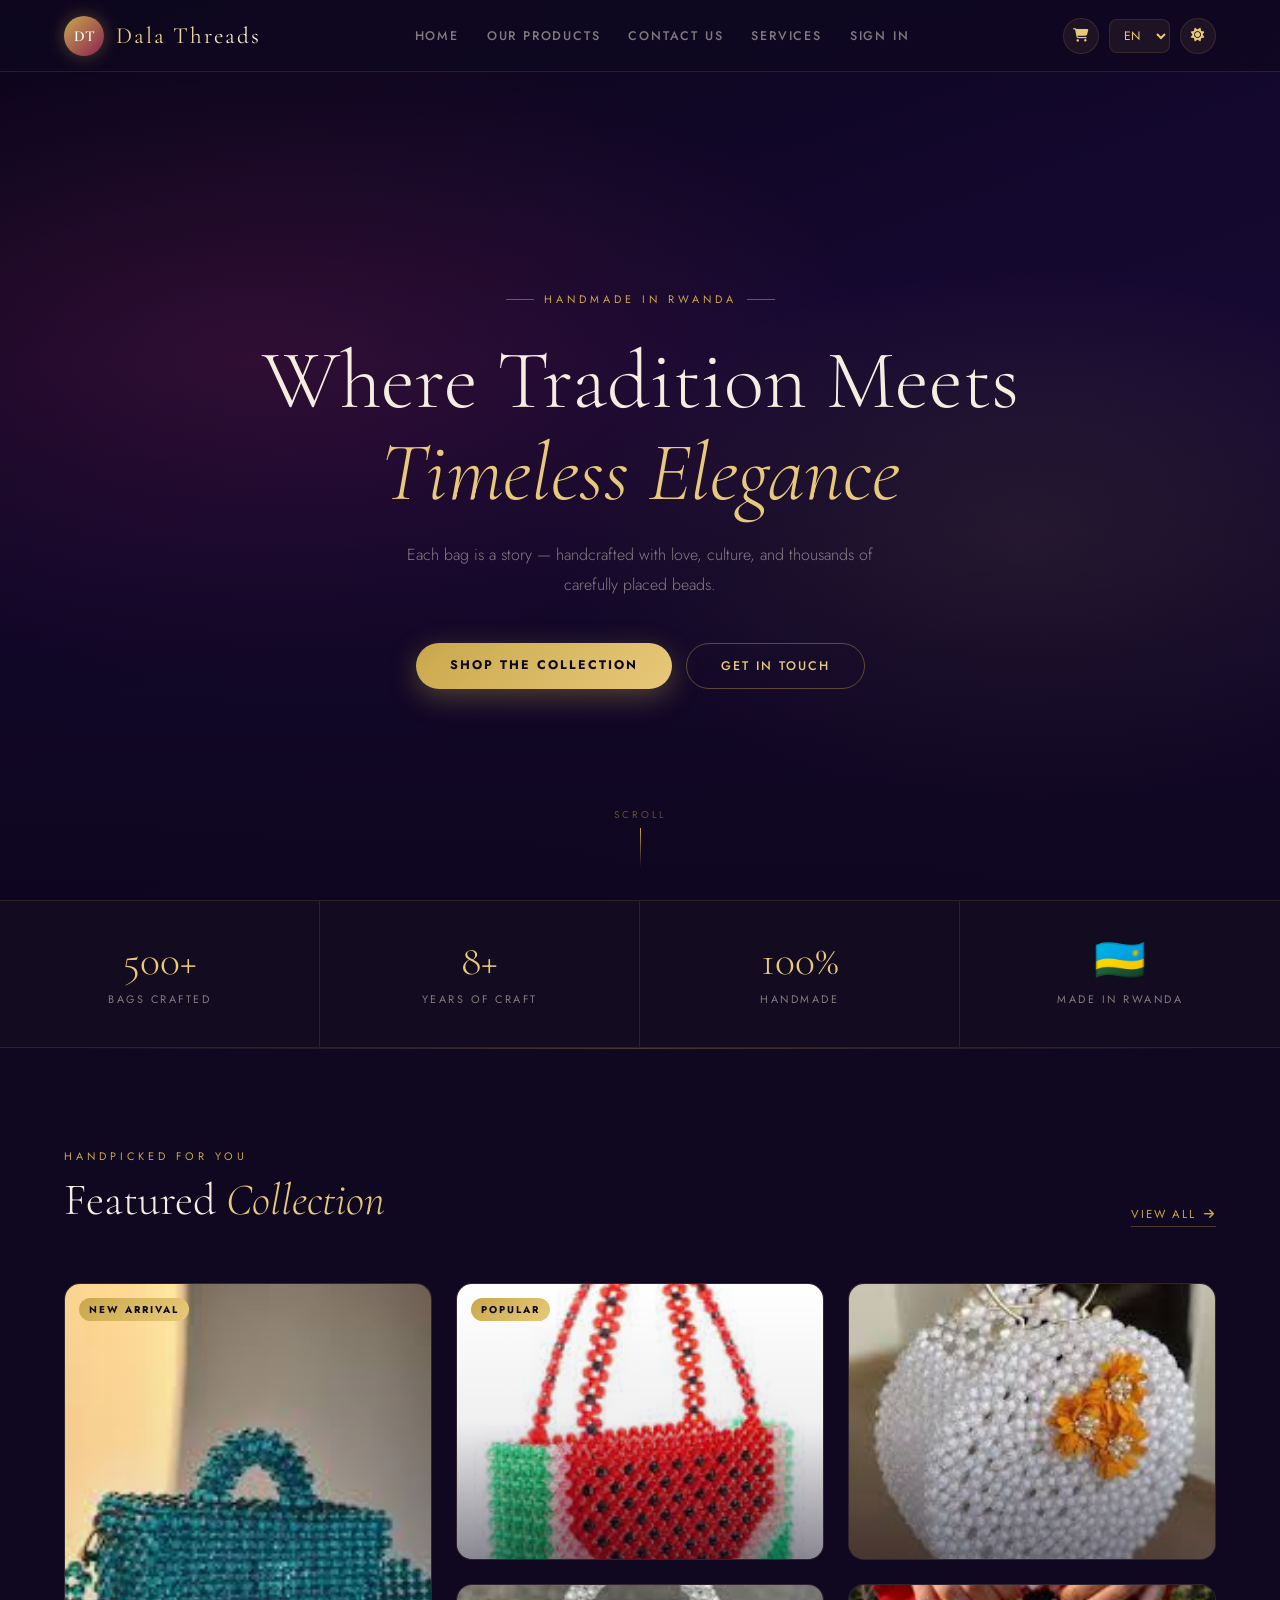
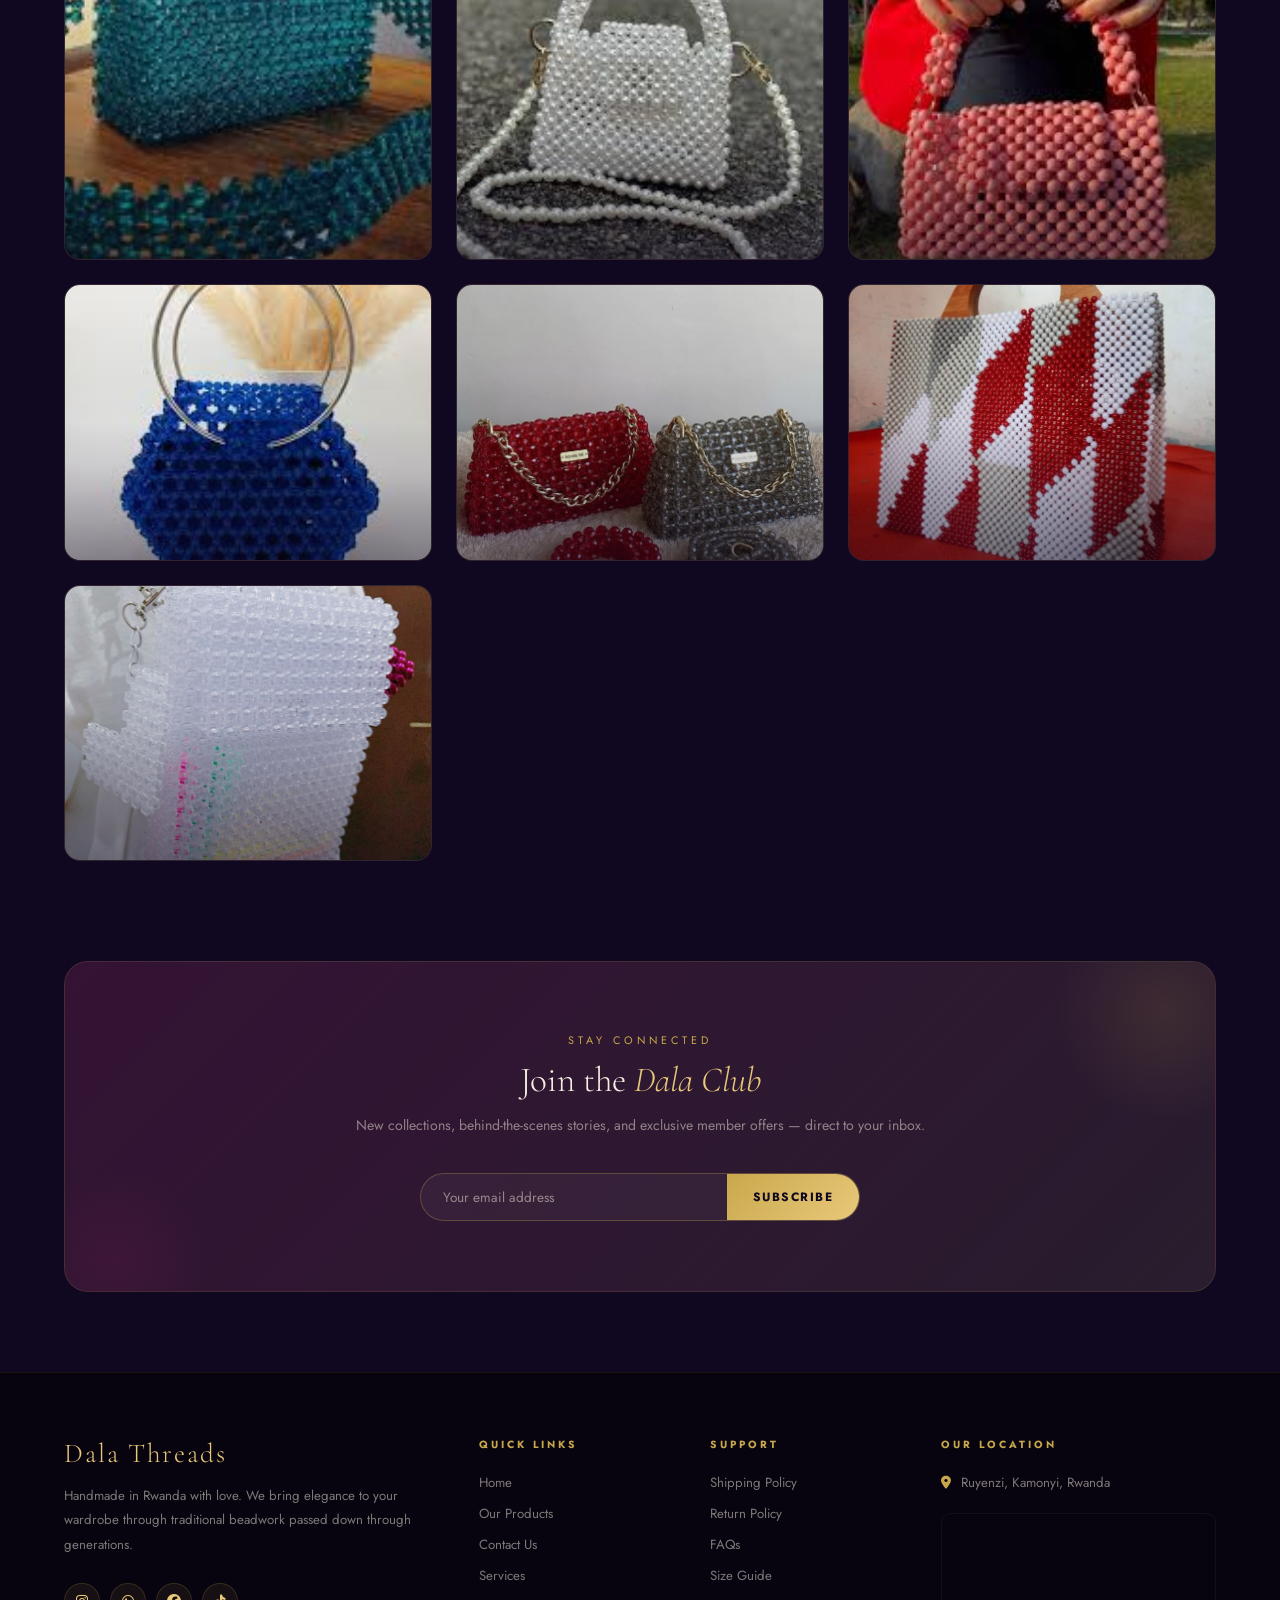
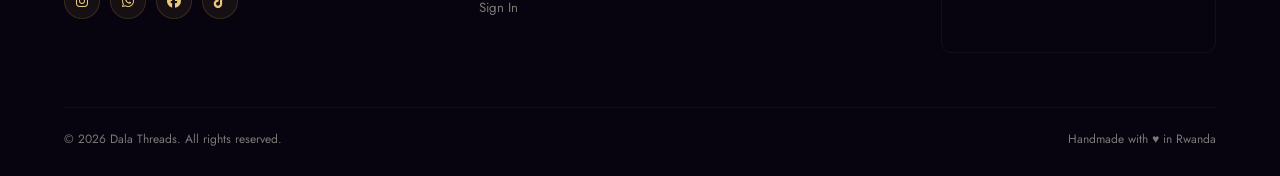
<file: website/index.html>
<!DOCTYPE html>
<html lang="en">
<head>
    <meta charset="UTF-8">
    <title>Dala Threads | Handcrafted Elegance</title>
    <meta name="viewport" content="width=device-width, initial-scale=1.0">
    <link rel="preconnect" href="https://fonts.googleapis.com">
    <link href="https://fonts.googleapis.com/css2?family=Cormorant+Garamond:ital,wght@0,300;0,400;0,600;1,300;1,400&family=Jost:wght@300;400;500;600&display=swap" rel="stylesheet">
    <link rel="stylesheet" href="https://cdnjs.cloudflare.com/ajax/libs/font-awesome/6.5.0/css/all.min.css">
    <style>
        :root {
            --gold: #c9a84c;
            --gold-light: #e8c97a;
            --deep: #0f0820;
            --surface: #160d2a;
            --surface2: #1e1235;
            --rose: #8b2252;
            --text: #f5ede0;
            --text-muted: rgba(245,237,224,0.5);
            --border: rgba(201,168,76,0.15);
            --transition: all 0.4s cubic-bezier(0.4,0,0.2,1);
            --header-h: 72px;
        }

        /* ── LIGHT THEME ── */
        body.light {
            --deep: #f7f1e8;
            --surface: #ede4d4;
            --surface2: #e4d8c4;
            --text: #1a0f2e;
            --text-muted: rgba(26,15,46,0.5);
            --border: rgba(139,34,82,0.15);
        }

        * { margin:0; padding:0; box-sizing:border-box; }
        html { scroll-behavior: smooth; }

        body {
            font-family: 'Jost', sans-serif;
            background: var(--deep);
            color: var(--text);
            overflow-x: hidden;
            transition: background 0.4s, color 0.4s;
        }

        ::-webkit-scrollbar { width: 5px; }
        ::-webkit-scrollbar-track { background: var(--deep); }
        ::-webkit-scrollbar-thumb { background: var(--gold); border-radius: 3px; }

        /* ── HEADER ── */
        header {
            position: fixed; top: 0; width: 100%;
            height: var(--header-h);
            z-index: 1000;
            padding: 0 5%;
            display: flex; align-items: center; justify-content: space-between;
            background: rgba(15,8,32,0.75);
            backdrop-filter: blur(24px);
            border-bottom: 1px solid var(--border);
            transition: var(--transition);
        }

        body.light header {
            background: rgba(247,241,232,0.85);
        }

        header.scrolled {
            height: 60px;
            background: rgba(10,5,20,0.97);
            box-shadow: 0 4px 30px rgba(0,0,0,0.4);
        }

        body.light header.scrolled {
            background: rgba(247,241,232,0.98);
        }

        .logo-container {
            display: flex; align-items: center; gap: 12px;
            text-decoration: none; color: var(--text);
        }

        .logo-circle {
            width: 40px; height: 40px; border-radius: 50%;
            background: linear-gradient(135deg, var(--gold), var(--rose));
            display: flex; align-items: center; justify-content: center;
            font-family: 'Cormorant Garamond', serif;
            font-size: 0.95rem; font-weight: 600; color: #fff;
            box-shadow: 0 0 18px rgba(201,168,76,0.35);
            flex-shrink: 0;
        }

        .logo-container h1 {
            font-family: 'Cormorant Garamond', serif;
            font-size: 1.45rem; font-weight: 400;
            letter-spacing: 2px;
            background: linear-gradient(90deg, var(--gold-light), var(--text));
            -webkit-background-clip: text;
            -webkit-text-fill-color: transparent;
            background-clip: text;
        }

        nav { display: flex; gap: 28px; align-items: center; }

        nav a {
            color: var(--text-muted);
            text-decoration: none; font-size: 0.78rem;
            letter-spacing: 1.8px; text-transform: uppercase;
            font-weight: 500; transition: var(--transition);
            position: relative;
        }

        nav a::after {
            content: ''; position: absolute;
            bottom: -3px; left: 0;
            width: 0; height: 1px;
            background: var(--gold);
            transition: var(--transition);
        }

        nav a:hover { color: var(--gold-light); }
        nav a:hover::after { width: 100%; }

        .top-icons { display: flex; gap: 10px; align-items: center; }

        .icon-btn {
            width: 36px; height: 36px; border-radius: 50%;
            background: rgba(201,168,76,0.08);
            border: 1px solid var(--border);
            display: flex; align-items: center; justify-content: center;
            color: var(--gold-light); font-size: 0.85rem;
            cursor: pointer; transition: var(--transition);
            outline: none;
        }

        .icon-btn:hover {
            background: rgba(201,168,76,0.2);
            border-color: var(--gold);
            transform: scale(1.08);
        }

        .top-icons select {
            background: rgba(201,168,76,0.08);
            border: 1px solid var(--border);
            color: var(--gold-light); padding: 6px 10px;
            border-radius: 8px; cursor: pointer;
            font-family: 'Jost', sans-serif;
            font-size: 0.76rem; transition: var(--transition);
            outline: none;
        }

        .top-icons select:hover {
            background: rgba(201,168,76,0.18);
            border-color: var(--gold);
        }

        .cart-icon {
            position: relative;
        }

        .cart-count {
            position: absolute; top: -4px; right: -4px;
            background: var(--rose); color: white;
            font-size: 9px; font-weight: 700;
            width: 16px; height: 16px; border-radius: 50%;
            display: flex; align-items: center; justify-content: center;
            border: 2px solid var(--deep);
        }

        /* ── CART DROPDOWN ── */
        #cart-dropdown {
            display: none;
            position: fixed; top: calc(var(--header-h) + 10px); right: 5%;
            width: 360px;
            background: linear-gradient(160deg, var(--surface), var(--surface2));
            border: 1px solid var(--border);
            border-radius: 18px; padding: 24px;
            box-shadow: 0 30px 70px rgba(0,0,0,0.55);
            z-index: 999;
            animation: fadeDown 0.3s ease;
        }

        #cart-dropdown.active { display: block; }

        @keyframes fadeDown {
            from { opacity:0; transform: translateY(-8px); }
            to { opacity:1; transform: translateY(0); }
        }

        #cart-dropdown h4 {
            font-family: 'Cormorant Garamond', serif;
            font-size: 1.15rem; color: var(--gold-light);
            margin-bottom: 14px; padding-bottom: 10px;
            border-bottom: 1px solid var(--border);
            letter-spacing: 1px;
        }

        .cart-item-row {
            display: flex; justify-content: space-between;
            align-items: center; padding: 9px 0;
            border-bottom: 1px solid rgba(255,255,255,0.04);
            font-size: 0.83rem;
        }

        .remove-x {
            color: var(--rose); cursor: pointer;
            background: none; border: none; font-size: 0.85rem;
            transition: var(--transition); padding: 2px 5px;
        }

        .remove-x:hover { transform: scale(1.3); }

        .cart-total {
            margin-top: 14px; padding-top: 12px;
            border-top: 1px solid var(--border);
            font-size: 0.95rem; font-weight: 600;
            color: var(--gold-light);
            display: flex; justify-content: space-between;
        }

        .cart-actions { display: flex; flex-direction: column; gap: 9px; margin-top: 14px; }

        .btn-cart-action {
            display: flex; align-items: center; justify-content: center;
            gap: 8px; padding: 11px; border-radius: 10px;
            font-family: 'Jost', sans-serif; font-weight: 600;
            font-size: 0.82rem; cursor: pointer;
            text-decoration: none; border: none;
            transition: var(--transition); letter-spacing: 0.8px;
            text-transform: uppercase;
        }

        .btn-cart-action:hover {
            transform: translateY(-2px);
            box-shadow: 0 8px 20px rgba(0,0,0,0.35);
        }

        .btn-wa { background: linear-gradient(135deg, #25D366, #1aad52); color: #fff; }
        .btn-em { background: linear-gradient(135deg, #EA4335, #c0321f); color: #fff; }

        /* ── HERO ── */
        .hero {
            position: relative;
            height: 100vh; min-height: 600px;
            display: flex; align-items: center; justify-content: center;
            overflow: hidden; text-align: center;
            padding-top: var(--header-h);
        }

        .hero-bg {
            position: absolute; inset: 0; z-index: 0;
            background:
                radial-gradient(ellipse 80% 60% at 20% 40%, rgba(139,34,82,0.25) 0%, transparent 60%),
                radial-gradient(ellipse 60% 50% at 80% 60%, rgba(201,168,76,0.12) 0%, transparent 60%),
                linear-gradient(160deg, #0a0418 0%, #150830 45%, #1a0d35 100%);
        }

        body.light .hero-bg {
            background:
                radial-gradient(ellipse 80% 60% at 20% 40%, rgba(139,34,82,0.1) 0%, transparent 60%),
                radial-gradient(ellipse 60% 50% at 80% 60%, rgba(201,168,76,0.08) 0%, transparent 60%),
                linear-gradient(160deg, #f0e6d3 0%, #ede4d4 100%);
        }

        /* animated bead dots */
        .hero-beads {
            position: absolute; inset: 0; z-index: 1;
            overflow: hidden;
        }

        .bead {
            position: absolute; border-radius: 50%;
            animation: floatBead linear infinite;
            opacity: 0;
        }

        @keyframes floatBead {
            0% { opacity: 0; transform: translateY(0) scale(0.5); }
            10% { opacity: 0.6; }
            90% { opacity: 0.3; }
            100% { opacity: 0; transform: translateY(-120vh) scale(1); }
        }

        .hero-overlay {
            position: absolute; inset: 0; z-index: 2;
            background: linear-gradient(to bottom,
                rgba(10,4,24,0.05) 0%,
                transparent 40%,
                rgba(10,4,24,0.7) 100%);
        }

        body.light .hero-overlay {
            background: linear-gradient(to bottom,
                rgba(247,241,232,0.05) 0%,
                transparent 40%,
                rgba(247,241,232,0.6) 100%);
        }

        .hero-content {
            position: relative; z-index: 3;
            max-width: 820px; padding: 0 24px;
        }

        .hero-eyebrow {
            display: inline-flex; align-items: center; gap: 10px;
            font-size: 0.68rem; letter-spacing: 4px; text-transform: uppercase;
            color: var(--gold);
            margin-bottom: 28px;
            animation: fadeUp 0.9s ease both;
        }

        .hero-eyebrow::before, .hero-eyebrow::after {
            content: ''; width: 28px; height: 1px; background: var(--gold); opacity: 0.5;
        }

        .hero-content h2 {
            font-family: 'Cormorant Garamond', serif;
            font-size: clamp(3rem, 6.5vw, 5.5rem);
            font-weight: 300; line-height: 1.1;
            margin-bottom: 22px; letter-spacing: 0px;
            animation: fadeUp 0.9s ease 0.15s both;
        }

        .hero-content h2 em {
            font-style: italic; color: var(--gold-light);
            display: block;
        }

        .hero-content p {
            font-size: 1rem; color: var(--text-muted);
            max-width: 480px; margin: 0 auto 44px;
            line-height: 1.85; font-weight: 300;
            animation: fadeUp 0.9s ease 0.3s both;
        }

        .hero-ctas {
            display: flex; gap: 14px;
            justify-content: center; flex-wrap: wrap;
            animation: fadeUp 0.9s ease 0.45s both;
        }

        .btn-primary {
            padding: 13px 34px; border-radius: 40px;
            background: linear-gradient(135deg, var(--gold), var(--gold-light));
            color: var(--deep); font-family: 'Jost', sans-serif;
            font-weight: 700; font-size: 0.78rem;
            letter-spacing: 2px; text-transform: uppercase;
            text-decoration: none; border: none; cursor: pointer;
            transition: var(--transition);
            box-shadow: 0 8px 28px rgba(201,168,76,0.35);
        }

        .btn-primary:hover {
            transform: translateY(-3px);
            box-shadow: 0 14px 36px rgba(201,168,76,0.5);
        }

        .btn-ghost {
            padding: 13px 34px; border-radius: 40px;
            background: transparent;
            border: 1px solid rgba(201,168,76,0.4);
            color: var(--gold-light); font-family: 'Jost', sans-serif;
            font-weight: 500; font-size: 0.78rem;
            letter-spacing: 2px; text-transform: uppercase;
            text-decoration: none; cursor: pointer;
            transition: var(--transition);
        }

        .btn-ghost:hover {
            background: rgba(201,168,76,0.1);
            border-color: var(--gold);
            transform: translateY(-3px);
        }

        .hero-scroll-hint {
            position: absolute; bottom: 32px; left: 50%;
            transform: translateX(-50%); z-index: 3;
            display: flex; flex-direction: column; align-items: center; gap: 6px;
            color: rgba(201,168,76,0.45);
            font-size: 0.62rem; letter-spacing: 3px; text-transform: uppercase;
        }

        .scroll-line {
            width: 1px; height: 40px;
            background: linear-gradient(to bottom, var(--gold), transparent);
            animation: scrollPulse 2s ease-in-out infinite;
        }

        @keyframes scrollPulse {
            0%, 100% { opacity: 0.3; transform: scaleY(0.7); }
            50% { opacity: 1; transform: scaleY(1); }
        }

        @keyframes fadeUp {
            from { opacity:0; transform: translateY(28px); }
            to { opacity:1; transform: translateY(0); }
        }

        /* ── STATS ── */
        .stats {
            display: grid; grid-template-columns: repeat(4,1fr);
            border-top: 1px solid var(--border);
            border-bottom: 1px solid var(--border);
            background: rgba(201,168,76,0.02);
        }

        .stat {
            padding: 40px 20px; text-align: center;
            border-right: 1px solid var(--border);
            transition: var(--transition);
        }

        .stat:last-child { border-right: none; }

        .stat:hover { background: rgba(201,168,76,0.04); }

        .stat-num {
            font-family: 'Cormorant Garamond', serif;
            font-size: 2.6rem; font-weight: 300;
            color: var(--gold-light); line-height: 1;
            margin-bottom: 8px;
        }

        .stat-label {
            font-size: 0.68rem; letter-spacing: 2.5px;
            text-transform: uppercase; color: var(--text-muted);
        }

        /* ── FEATURED PRODUCTS ── */
        .featured {
            padding: 100px 5%;
            position: relative;
        }

        .featured::before {
            content: '';
            position: absolute; top: 0; left: 5%; right: 5%; height: 1px;
            background: linear-gradient(90deg, transparent, var(--gold), transparent);
            opacity: 0.3;
        }

        .section-head {
            display: flex; align-items: flex-end;
            justify-content: space-between;
            margin-bottom: 56px;
        }

        .section-head-left {}

        .section-tag {
            font-size: 0.68rem; letter-spacing: 4px;
            text-transform: uppercase; color: var(--gold);
            margin-bottom: 10px; display: block;
        }

        .section-title {
            font-family: 'Cormorant Garamond', serif;
            font-size: clamp(1.8rem, 3.5vw, 2.8rem);
            font-weight: 300; line-height: 1.2;
        }

        .section-title em { color: var(--gold-light); font-style: italic; }

        .see-all {
            font-size: 0.72rem; letter-spacing: 2px;
            text-transform: uppercase; color: var(--gold);
            text-decoration: none; display: flex;
            align-items: center; gap: 8px;
            transition: var(--transition);
            padding-bottom: 4px;
            border-bottom: 1px solid rgba(201,168,76,0.3);
        }

        .see-all:hover { gap: 14px; color: var(--gold-light); }

        /* ── PRODUCT GRID ── */
        .products-grid {
            display: grid;
            grid-template-columns: repeat(3, 1fr);
            gap: 24px;
        }

        /* Featured large card — first item */
        .products-grid .card:first-child {
            grid-row: span 2;
        }

        .card {
            position: relative;
            border-radius: 16px; overflow: hidden;
            cursor: pointer;
            background: var(--surface);
            border: 1px solid var(--border);
            transition: var(--transition);
            text-decoration: none;
            display: block;
        }

        .card:hover {
            transform: translateY(-6px);
            border-color: rgba(201,168,76,0.4);
            box-shadow: 0 24px 55px rgba(0,0,0,0.45),
                        0 0 0 1px rgba(201,168,76,0.12);
        }

        .card-img {
            position: relative; overflow: hidden;
            width: 100%;
        }

        /* Normal cards */
        .card:not(:first-child) .card-img {
            aspect-ratio: 4/3;
        }

        /* Tall first card */
        .card:first-child .card-img {
            height: 100%;
            min-height: 420px;
        }

        .card-img img {
            width: 100%; height: 100%; object-fit: cover;
            transition: transform 0.7s cubic-bezier(0.4,0,0.2,1);
            display: block;
        }

        .card:hover .card-img img {
            transform: scale(1.07);
        }

        /* Overlay on hover */
        .card-img::after {
            content: '';
            position: absolute; inset: 0;
            background: linear-gradient(to top,
                rgba(10,4,24,0.8) 0%,
                rgba(10,4,24,0.1) 50%,
                transparent 100%);
            opacity: 0.6;
            transition: var(--transition);
        }

        .card:hover .card-img::after { opacity: 0.85; }

        .badge {
            position: absolute; top: 14px; left: 14px; z-index: 2;
            background: linear-gradient(135deg, var(--gold), var(--gold-light));
            color: var(--deep); font-size: 0.62rem;
            font-weight: 700; letter-spacing: 2px;
            text-transform: uppercase; padding: 4px 10px;
            border-radius: 20px;
        }

        /* Quick add button — appears on hover */
        .card-quick {
            position: absolute; bottom: 0; left: 0; right: 0; z-index: 3;
            padding: 20px;
            transform: translateY(10px);
            opacity: 0;
            transition: var(--transition);
        }

        .card:hover .card-quick {
            transform: translateY(0);
            opacity: 1;
        }

        .card-name {
            font-family: 'Cormorant Garamond', serif;
            font-size: 1.1rem; font-weight: 400;
            color: #fff; margin-bottom: 12px;
            letter-spacing: 0.5px;
        }

        .btn-quick {
            width: 100%; padding: 10px;
            border-radius: 8px; border: none; cursor: pointer;
            font-family: 'Jost', sans-serif;
            font-size: 0.75rem; font-weight: 600;
            letter-spacing: 1.5px; text-transform: uppercase;
            background: rgba(201,168,76,0.2);
            color: var(--gold-light);
            border: 1px solid rgba(201,168,76,0.4);
            backdrop-filter: blur(10px);
            transition: var(--transition);
        }

        .btn-quick:hover {
            background: linear-gradient(135deg, var(--gold), var(--gold-light));
            color: var(--deep);
            border-color: transparent;
        }

        /* ── NEWSLETTER ── */
        .newsletter {
            margin: 0 5% 80px;
            border-radius: 24px;
            padding: 70px 60px;
            background:
                linear-gradient(135deg, rgba(139,34,82,0.25), rgba(201,168,76,0.1)),
                var(--surface);
            border: 1px solid var(--border);
            text-align: center;
            position: relative; overflow: hidden;
        }

        .newsletter::before {
            content: '';
            position: absolute; top: -60px; right: -60px;
            width: 220px; height: 220px; border-radius: 50%;
            background: radial-gradient(circle, rgba(201,168,76,0.12), transparent 70%);
        }

        .newsletter::after {
            content: '';
            position: absolute; bottom: -60px; left: -40px;
            width: 180px; height: 180px; border-radius: 50%;
            background: radial-gradient(circle, rgba(139,34,82,0.15), transparent 70%);
        }

        .newsletter h3 {
            font-family: 'Cormorant Garamond', serif;
            font-size: 2.2rem; font-weight: 300;
            margin-bottom: 12px; position: relative; z-index: 1;
        }

        .newsletter p {
            font-size: 0.88rem; color: var(--text-muted);
            margin-bottom: 34px; line-height: 1.8;
            position: relative; z-index: 1;
        }

        .nl-form {
            display: flex; max-width: 440px; margin: 0 auto;
            border: 1px solid rgba(201,168,76,0.3);
            border-radius: 50px; overflow: hidden;
            background: rgba(255,255,255,0.04);
            position: relative; z-index: 1;
        }

        .nl-form input {
            flex: 1; padding: 13px 22px;
            background: transparent; border: none; outline: none;
            color: var(--text); font-family: 'Jost', sans-serif;
            font-size: 0.85rem;
        }

        .nl-form input::placeholder { color: var(--text-muted); }

        .nl-form button {
            padding: 13px 26px;
            background: linear-gradient(135deg, var(--gold), var(--gold-light));
            border: none; cursor: pointer;
            color: var(--deep); font-family: 'Jost', sans-serif;
            font-weight: 700; font-size: 0.75rem;
            letter-spacing: 1.5px; text-transform: uppercase;
            transition: var(--transition);
        }

        .nl-form button:hover { filter: brightness(1.1); }

        /* ── FOOTER ── */
        footer {
            background: #07030f;
            border-top: 1px solid rgba(201,168,76,0.1);
            padding: 64px 5% 28px;
        }

        .footer-grid {
            display: grid;
            grid-template-columns: 2fr 1fr 1fr 1.5fr;
            gap: 48px; margin-bottom: 48px;
        }

        .footer-brand h2 {
            font-family: 'Cormorant Garamond', serif;
            font-size: 1.7rem; font-weight: 300;
            color: var(--gold-light); letter-spacing: 2px;
            margin-bottom: 14px;
        }

        .footer-brand p {
            font-size: 0.83rem; color: var(--text-muted);
            line-height: 1.85; margin-bottom: 26px;
        }

        .socials { display: flex; gap: 10px; }

        .socials a {
            width: 36px; height: 36px; border-radius: 50%;
            background: rgba(201,168,76,0.08);
            border: 1px solid rgba(201,168,76,0.18);
            display: flex; align-items: center; justify-content: center;
            color: var(--gold-light); font-size: 0.85rem;
            text-decoration: none; transition: var(--transition);
        }

        .socials a:hover {
            background: var(--gold); color: var(--deep);
            transform: translateY(-3px);
            box-shadow: 0 6px 16px rgba(201,168,76,0.3);
        }

        .footer-col h4 {
            font-size: 0.65rem; letter-spacing: 3px;
            text-transform: uppercase; color: var(--gold);
            margin-bottom: 20px;
        }

        .footer-col a, .footer-col p {
            display: block; color: var(--text-muted);
            text-decoration: none; font-size: 0.83rem;
            margin-bottom: 10px; transition: var(--transition);
            line-height: 1.6;
        }

        .footer-col a:hover { color: var(--gold-light); padding-left: 4px; }

        .footer-col iframe {
            margin-top: 10px; border-radius: 10px;
            border: 1px solid rgba(201,168,76,0.12) !important;
            filter: brightness(0.65) saturate(0.4);
        }

        .footer-bottom {
            padding-top: 22px;
            border-top: 1px solid rgba(201,168,76,0.08);
            display: flex; justify-content: space-between;
            align-items: center;
            font-size: 0.75rem; color: var(--text-muted);
        }

        /* ── RESPONSIVE ── */
        @media (max-width: 1024px) {
            .products-grid {
                grid-template-columns: repeat(2, 1fr);
            }
            .products-grid .card:first-child { grid-row: span 1; }
            .card:first-child .card-img { min-height: auto; aspect-ratio: 4/3; height: auto; }
        }

        @media (max-width: 900px) {
            .footer-grid { grid-template-columns: 1fr 1fr; gap: 32px; }
            .stats { grid-template-columns: repeat(2,1fr); }
        }

        @media (max-width: 768px) {
            header { flex-direction: column; gap: 12px; height: auto; padding: 14px 5%; }
            nav { flex-wrap: wrap; justify-content: center; gap: 14px; }
            #cart-dropdown { width: 90%; right: 5%; left: 5%; top: 160px; }
            .hero { height: auto; padding: 140px 5% 80px; }
            .hero-content h2 { font-size: 2.6rem; }
            .newsletter { padding: 50px 30px; margin: 0 4% 60px; }
            .section-head { flex-direction: column; align-items: flex-start; gap: 16px; }
        }

        @media (max-width: 600px) {
            .products-grid { grid-template-columns: 1fr; }
            .stats { grid-template-columns: 1fr 1fr; }
            .footer-grid { grid-template-columns: 1fr; }
            .hero-ctas { flex-direction: column; align-items: center; }
        }
    </style>
</head>
<body>

<!-- ── ANIMATED BEADS (generated by JS) ── -->
<div class="hero-beads" id="heroBeads"></div>

<!-- ── HEADER ── -->
<header id="mainHeader">
    <a href="index.html" class="logo-container">
        <div class="logo-circle">DT</div>
        <h1>Dala Threads</h1>
    </a>
    <nav>
        <a href="index.html" id="navHome">Home</a>
        <a href="product.html" id="navOurProducts">Our Products</a>
        <a href="contact.html" id="navContact">Contact Us</a>
        <a href="ourservices.html" id="navServices">Services</a>
        <a href="login.html" id="navLogin">Sign In</a>
    </nav>
    <div class="top-icons">
        <div class="cart-icon icon-btn" onclick="toggleCart()">
            <i class="fa-solid fa-cart-shopping"></i>
            <span class="cart-count" id="cartCount">0</span>
        </div>
        <select id="language" onchange="applyTranslations(this.value)">
            <option value="en">EN</option>
            <option value="rw">RW</option>
        </select>
        <button class="icon-btn" onclick="toggleTheme()" aria-label="Toggle theme">
            <i class="fa-solid fa-sun" id="themeIcon"></i>
        </button>
    </div>
</header>

<!-- ── CART DROPDOWN ── -->
<div id="cart-dropdown">
    <h4><i class="fa-solid fa-bag-shopping" style="margin-right:8px; font-size:0.9rem;"></i>Your Cart</h4>
    <div id="cart-items-list">
        <p style="font-size:0.82rem; color:var(--text-muted); text-align:center; padding:12px 0;">Your cart is empty</p>
    </div>
    <div class="cart-total">
        <span>Total</span>
        <span id="cart-total-value">0 FRW</span>
    </div>
    <div class="cart-actions">
        <button class="btn-cart-action btn-wa" onclick="orderViaWhatsApp()">
            <i class="fa-brands fa-whatsapp"></i> Order via WhatsApp
        </button>
        <button class="btn-cart-action btn-em" onclick="orderViaGmail()">
            <i class="fa-solid fa-envelope"></i> Order via Email
        </button>
    </div>
</div>

<!-- ── HERO ── -->
<section class="hero">
    <div class="hero-bg"></div>
    <div class="hero-overlay"></div>
    <div class="hero-content">
        <div class="hero-eyebrow" id="heroEyebrow">Handmade in Rwanda</div>
        <h2 id="heroTitle">
            Where Tradition Meets
            <em>Timeless Elegance</em>
        </h2>
        <p id="heroText">Each bag is a story — handcrafted with love, culture, and thousands of carefully placed beads.</p>
        <div class="hero-ctas">
            <a href="product.html" class="btn-primary" id="heroCta1">Shop the Collection</a>
            <a href="contact.html" class="btn-ghost" id="heroCta2">Get in Touch</a>
        </div>
    </div>
    <div class="hero-scroll-hint">
        <span>Scroll</span>
        <div class="scroll-line"></div>
    </div>
</section>

<!-- ── STATS ── -->
<div class="stats">
    <div class="stat">
        <div class="stat-num">500+</div>
        <div class="stat-label">Bags Crafted</div>
    </div>
    <div class="stat">
        <div class="stat-num">8+</div>
        <div class="stat-label">Years of Craft</div>
    </div>
    <div class="stat">
        <div class="stat-num">100%</div>
        <div class="stat-label">Handmade</div>
    </div>
    <div class="stat">
        <div class="stat-num">🇷🇼</div>
        <div class="stat-label">Made in Rwanda</div>
    </div>
</div>

<!-- ── FEATURED PRODUCTS ── -->
<section class="featured">
    <div class="section-head">
        <div class="section-head-left">
            <span class="section-tag">Handpicked for you</span>
            <h2 class="section-title" id="collTitle">Featured <em>Collection</em></h2>
        </div>
        <a href="product.html" class="see-all" id="seeAll">
            View All <i class="fa-solid fa-arrow-right"></i>
        </a>
    </div>

    <div class="products-grid">

        <a href="product.html" class="card">
            <div class="badge">New Arrival</div>
            <div class="card-img">
                <img src="bag1.jpg" alt="Classic Beaded Bag">
            </div>
            <div class="card-quick">
                <div class="card-name">Classic Beaded Bag</div>
                <button class="btn-quick" onclick="event.preventDefault(); addToCart('Classic Beaded Bag', 25000)">
                    <i class="fa-solid fa-cart-plus"></i> Add to Cart
                </button>
            </div>
        </a>

        <a href="product.html" class="card">
            <div class="badge">Popular</div>
            <div class="card-img">
                <img src="bag2.jpg" alt="Elegant Bead Purse">
            </div>
            <div class="card-quick">
                <div class="card-name">Elegant Bead Purse</div>
                <button class="btn-quick" onclick="event.preventDefault(); addToCart('Elegant Bead Purse', 30000)">
                    <i class="fa-solid fa-cart-plus"></i> Add to Cart
                </button>
            </div>
        </a>

        <a href="product.html" class="card">
            <div class="card-img">
                <img src="bag3.jpg" alt="Luxury Handbag">
            </div>
            <div class="card-quick">
                <div class="card-name">Luxury Handbag</div>
                <button class="btn-quick" onclick="event.preventDefault(); addToCart('Luxury Handbag', 45000)">
                    <i class="fa-solid fa-cart-plus"></i> Add to Cart
                </button>
            </div>
        </a>

        <a href="product.html" class="card">
            <div class="card-img">
                <img src="bag4.jpg" alt="Small Elegant Purse">
            </div>
            <div class="card-quick">
                <div class="card-name">Small Elegant Purse</div>
                <button class="btn-quick" onclick="event.preventDefault(); addToCart('Small Elegant Purse', 20000)">
                    <i class="fa-solid fa-cart-plus"></i> Add to Cart
                </button>
            </div>
        </a>

        <a href="product.html" class="card">
            <div class="card-img">
                <img src="bag5.jpg" alt="Evening Bead Purse">
            </div>
            <div class="card-quick">
                <div class="card-name">Evening Bead Purse</div>
                <button class="btn-quick" onclick="event.preventDefault(); addToCart('Evening Bead Purse', 35000)">
                    <i class="fa-solid fa-cart-plus"></i> Add to Cart
                </button>
            </div>
        </a>

        <a href="product.html" class="card">
            <div class="card-img">
                <img src="bag6.jpg" alt="Signature Collection">
            </div>
            <div class="card-quick">
                <div class="card-name">Signature Collection</div>
                <button class="btn-quick" onclick="event.preventDefault(); addToCart('Signature Collection', 50000)">
                    <i class="fa-solid fa-cart-plus"></i> Add to Cart
                </button>
            </div>
        </a>

        <a href="product.html" class="card">
            <div class="card-img">
                <img src="bagss.jpg" alt="Fashion Pearl Backpack">
            </div>
            <div class="card-quick">
                <div class="card-name">Fashion Pearl Backpack</div>
                <button class="btn-quick" onclick="event.preventDefault(); addToCart('Fashion Pearl Backpack', 55000)">
                    <i class="fa-solid fa-cart-plus"></i> Add to Cart
                </button>
            </div>
        </a>

        <a href="product.html" class="card">
            <div class="card-img">
                <img src="bag19.jpg" alt="Royal Beaded Clutch">
            </div>
            <div class="card-quick">
                <div class="card-name">Royal Beaded Clutch</div>
                <button class="btn-quick" onclick="event.preventDefault(); addToCart('Royal Beaded Clutch', 40000)">
                    <i class="fa-solid fa-cart-plus"></i> Add to Cart
                </button>
            </div>
        </a>

        <a href="product.html" class="card">
            <div class="card-img">
                <img src="bag17.jpg" alt="Summer Glow Bag">
            </div>
            <div class="card-quick">
                <div class="card-name">Summer Glow Bag</div>
                <button class="btn-quick" onclick="event.preventDefault(); addToCart('Summer Glow Bag', 22000)">
                    <i class="fa-solid fa-cart-plus"></i> Add to Cart
                </button>
            </div>
        </a>

    </div>
</section>

<!-- ── NEWSLETTER ── -->
<section class="newsletter">
    <span class="section-tag">Stay connected</span>
    <h3>Join the <em style="font-family:'Cormorant Garamond',serif; color:var(--gold-light); font-style:italic;">Dala Club</em></h3>
    <p>New collections, behind-the-scenes stories, and exclusive member offers — direct to your inbox.</p>
    <form class="nl-form" onsubmit="event.preventDefault(); this.querySelector('input').value=''; alert('Welcome to the Dala Club! ✨');">
        <input type="email" placeholder="Your email address" required>
        <button type="submit">Subscribe</button>
    </form>
</section>

<!-- ── FOOTER ── -->
<footer>
    <div class="footer-grid">
        <div class="footer-brand">
            <h2>Dala Threads</h2>
            <p>Handmade in Rwanda with love. We bring elegance to your wardrobe through traditional beadwork passed down through generations.</p>
            <div class="socials">
                <a href="https://www.instagram.com/dala_threads" target="_blank"><i class="fa-brands fa-instagram"></i></a>
                <a href="https://wa.me/250795013119" target="_blank"><i class="fa-brands fa-whatsapp"></i></a>
                <a href="https://www.facebook.com/search/top?q=buhendwa%20daniella" target="_blank"><i class="fa-brands fa-facebook"></i></a>
                <a href="https://www.tiktok.com/@dala_threads" target="_blank"><i class="fa-brands fa-tiktok"></i></a>
            </div>
        </div>
        <div class="footer-col">
            <h4>Quick Links</h4>
            <a href="index.html">Home</a>
            <a href="product.html">Our Products</a>
            <a href="contact.html">Contact Us</a>
            <a href="ourservices.html">Services</a>
            <a href="login.html">Sign In</a>
        </div>
        <div class="footer-col">
            <h4>Support</h4>
            <a href="#">Shipping Policy</a>
            <a href="#">Return Policy</a>
            <a href="#">FAQs</a>
            <a href="#">Size Guide</a>
        </div>
        <div class="footer-col">
            <h4>Our Location</h4>
            <p><i class="fa-solid fa-location-dot" style="color:var(--gold); margin-right:6px;"></i> Ruyenzi, Kamonyi, Rwanda</p>
            <iframe
                src="https://www.google.com/maps/embed?pb=!1m18!1m12!1m3!1d15949.613386348604!2d29.938885699999997!3d-1.9936856!2m3!1f0!2f0!3f0!3m2!1i1024!2i768!4f13.1!3m3!1m2!1s0x19dca4377b5a1b31%3A0x8979857321590483!2sRuyenzi!5e0!3m2!1sen!2srw!4v1700000000000!5m2!1sen!2srw"
                width="100%" height="140"
                style="border:0; border-radius:10px;"
                allowfullscreen="" loading="lazy"
                referrerpolicy="no-referrer-when-downgrade">
            </iframe>
        </div>
    </div>
    <div class="footer-bottom">
        <span>© 2026 Dala Threads. All rights reserved.</span>
        <span>Handmade with ♥ in Rwanda</span>
    </div>
</footer>

<script>
// ── FLOATING BEAD ANIMATION ─────────────────────────────────
(function spawnBeads() {
    const container = document.getElementById('heroBeads');
    const colors = ['#c9a84c','#e8c97a','#8b2252','#d4a0b5','#f0d080'];
    for (let i = 0; i < 28; i++) {
        const b = document.createElement('div');
        b.className = 'bead';
        const size = Math.random() * 8 + 4;
        b.style.cssText = `
            width:${size}px; height:${size}px;
            left:${Math.random()*100}%;
            bottom:${Math.random()*20 - 10}%;
            background:${colors[Math.floor(Math.random()*colors.length)]};
            animation-duration:${Math.random()*12 + 8}s;
            animation-delay:${Math.random()*10}s;
            opacity:0;
        `;
        container.appendChild(b);
    }
})();

// ── CART ────────────────────────────────────────────────────
let cart = JSON.parse(localStorage.getItem("dtCart")) || [];

function toggleCart() {
    document.getElementById("cart-dropdown").classList.toggle("active");
}

// Close cart when clicking outside
document.addEventListener('click', (e) => {
    const dropdown = document.getElementById('cart-dropdown');
    const cartBtn = document.querySelector('.cart-icon');
    if (dropdown.classList.contains('active') &&
        !dropdown.contains(e.target) &&
        !cartBtn.contains(e.target)) {
        dropdown.classList.remove('active');
    }
});

function addToCart(name, price) {
    cart.push({ id: Date.now(), name, price });
    saveCart();
    renderCart();
    document.getElementById("cart-dropdown").classList.add("active");

    // Animate badge
    const badge = document.getElementById('cartCount');
    badge.style.transform = 'scale(1.5)';
    setTimeout(() => badge.style.transform = '', 300);
}

function removeFromCart(id) {
    cart = cart.filter(i => i.id !== id);
    saveCart(); renderCart();
}

function saveCart() { localStorage.setItem("dtCart", JSON.stringify(cart)); }

function renderCart() {
    const list = document.getElementById("cart-items-list");
    const totalEl = document.getElementById("cart-total-value");
    const badge = document.getElementById("cartCount");
    let total = 0;

    if (cart.length === 0) {
        list.innerHTML = '<p style="font-size:0.82rem;color:var(--text-muted);text-align:center;padding:12px 0;">Your cart is empty</p>';
    } else {
        list.innerHTML = cart.map(item => `
            <div class="cart-item-row">
                <span style="flex:1;">${item.name}</span>
                <span style="color:var(--gold-light);font-size:0.8rem;margin-right:10px;">${item.price.toLocaleString()} FRW</span>
                <button class="remove-x" onclick="removeFromCart(${item.id})"><i class="fa-solid fa-xmark"></i></button>
            </div>
        `).join('');
    }

    cart.forEach(i => total += i.price);
    totalEl.innerText = total.toLocaleString() + ' FRW';
    badge.innerText = cart.length;
    badge.style.display = cart.length === 0 ? 'none' : 'flex';
}

// ── ORDER VIA WHATSAPP ───────────────────────────────────────
function orderViaWhatsApp() {
    if (cart.length === 0) { alert("Your cart is empty!"); return; }
    let msg = "*DALA THREADS — NEW ORDER*%0A%0A*Items:*%0A";
    cart.forEach(item => { msg += `- ${item.name} (${item.price.toLocaleString()} FRW)%0A`; });
    const total = cart.reduce((s,i) => s+i.price, 0);
    msg += `%0A*Total: ${total.toLocaleString()} FRW*%0A%0APlease confirm availability. Thank you! 🙏`;
    window.open(`https://wa.me/250795013119?text=${msg}`, "_blank");
}

// ── ORDER VIA GMAIL ──────────────────────────────────────────
function orderViaGmail() {
    if (cart.length === 0) { alert("Your cart is empty!"); return; }
    const now = new Date().toLocaleString("en-RW", { dateStyle: "medium", timeStyle: "short" });
    const subject = "New Order — Dala Threads — " + now;
    let body = "DALA THREADS — NEW ORDER\n========================\n\n";
    body += "Order Time: " + now + "\n\nORDER ITEMS:\n";
    cart.forEach((item, i) => { body += `${i+1}. ${item.name} — ${item.price.toLocaleString()} FRW\n`; });
    const total = cart.reduce((s,i) => s+i.price, 0);
    body += `\nTOTAL: ${total.toLocaleString()} FRW\n\nPlease confirm and provide payment instructions.\n\nThank you!`;
    window.open(`https://mail.google.com/mail/?view=cm&to=keybuhendwa0@gmail.com&su=${encodeURIComponent(subject)}&body=${encodeURIComponent(body)}`, "_blank");
}

// ── HEADER SCROLL ────────────────────────────────────────────
window.addEventListener("scroll", () => {
    document.getElementById("mainHeader").classList.toggle("scrolled", window.scrollY > 60);
});

// ── THEME ────────────────────────────────────────────────────
function toggleTheme() {
    document.body.classList.toggle("light");
    const isLight = document.body.classList.contains("light");
    localStorage.setItem("dtTheme", isLight ? "light" : "dark");
    document.getElementById("themeIcon").className = isLight ? "fa-solid fa-moon" : "fa-solid fa-sun";
}

// ── TRANSLATIONS ─────────────────────────────────────────────
const T = {
    en: {
        eyebrow: "Handmade in Rwanda",
        hero: "Where Tradition Meets",
        heroEm: "Timeless Elegance",
        heroSub: "Each bag is a story — handcrafted with love, culture, and thousands of carefully placed beads.",
        cta1: "Shop the Collection", cta2: "Get in Touch",
        coll: "Featured <em>Collection</em>",
        seeAll: "View All",
        home: "Home", prod: "Our Products",
        cont: "Contact Us", serv: "Services", login: "Sign In"
    },
    rw: {
        eyebrow: "Ikorwa mu Rwanda",
        hero: "Aho Amateka Ahura Mu",
        heroEm: "Bwiza Buhoraho",
        heroSub: "Buri saho ni inkuru — ikorwa n'urukundo, umuco, n'imisanga ibihumbi.",
        cta1: "Reba Ibicuruzwa", cta2: "Twandikire",
        coll: "Ibikorwa <em>Bihebujwe</em>",
        seeAll: "Reba Byose",
        home: "Ahabanza", prod: "Ibicuruzwa",
        cont: "Twandikire", serv: "Serivisi", login: "Injira"
    }
};

function applyTranslations(l) {
    const t = T[l] || T.en;
    localStorage.setItem("dtLang", l);
    document.getElementById("heroEyebrow").textContent = t.eyebrow;
    document.getElementById("heroTitle").innerHTML = `${t.hero}<em>${t.heroEm}</em>`;
    document.getElementById("heroText").textContent = t.heroSub;
    document.getElementById("heroCta1").textContent = t.cta1;
    document.getElementById("heroCta2").textContent = t.cta2;
    document.getElementById("collTitle").innerHTML = t.coll;
    document.getElementById("seeAll").innerHTML = `${t.seeAll} <i class="fa-solid fa-arrow-right"></i>`;
    document.getElementById("navHome").textContent = t.home;
    document.getElementById("navOurProducts").textContent = t.prod;
    document.getElementById("navContact").textContent = t.cont;
    document.getElementById("navServices").textContent = t.serv;
    document.getElementById("navLogin").textContent = t.login;
}

// ── INIT ─────────────────────────────────────────────────────
window.onload = () => {
    renderCart();

    const savedTheme = localStorage.getItem("dtTheme");
    if (savedTheme === "light") {
        document.body.classList.add("light");
        document.getElementById("themeIcon").className = "fa-solid fa-moon";
    }

    const savedLang = localStorage.getItem("dtLang") || "en";
    document.getElementById("language").value = savedLang;
    applyTranslations(savedLang);
};
</script>
</body>
</html>
</file>
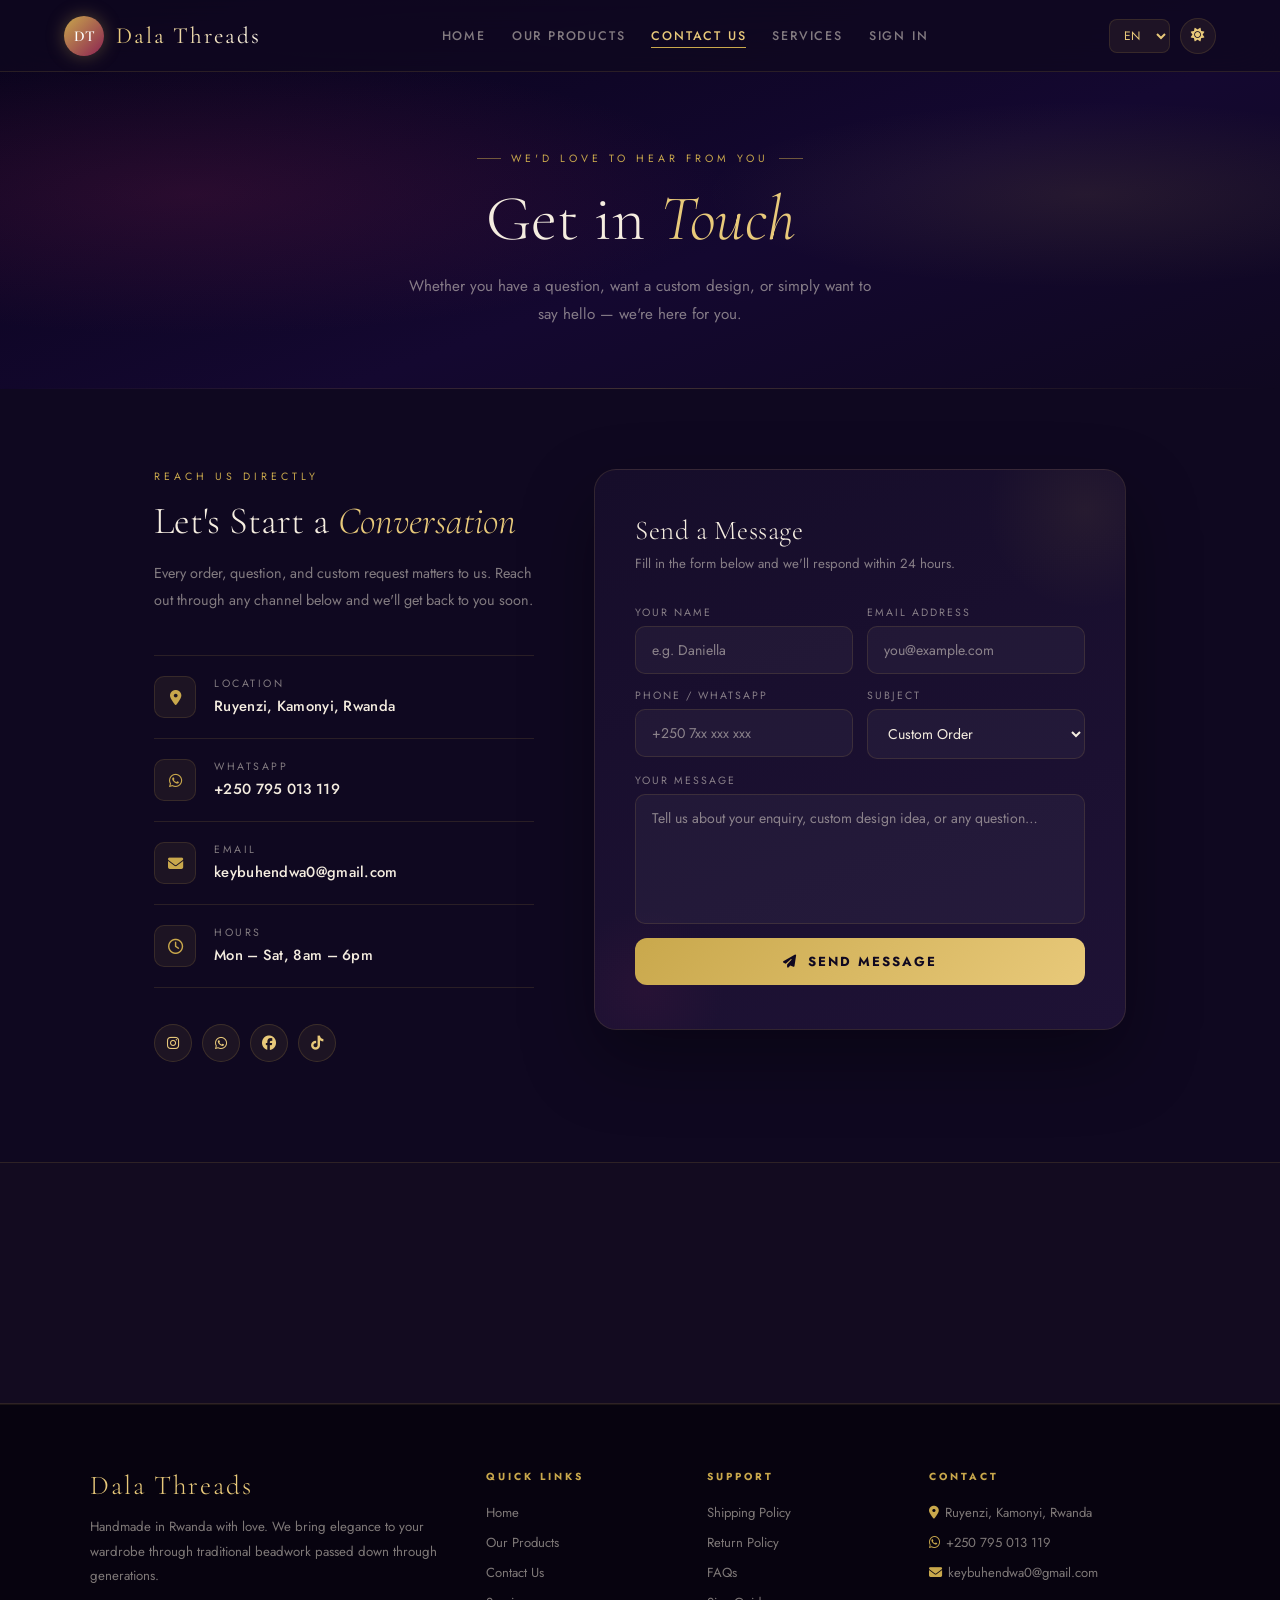
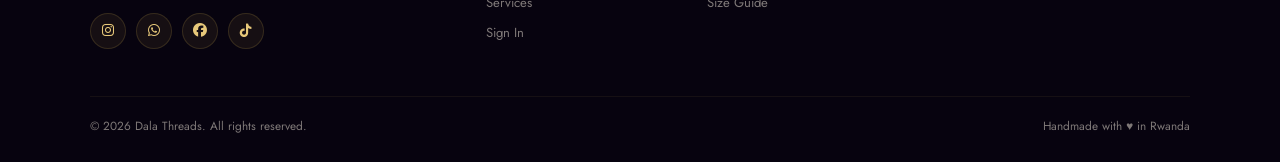
<file: website/contact.html>
<!DOCTYPE html>
<html lang="en">
<head>
    <meta charset="UTF-8">
    <title>Dala Threads | Contact Us</title>
    <meta name="viewport" content="width=device-width, initial-scale=1.0">
    <link rel="preconnect" href="https://fonts.googleapis.com">
    <link href="https://fonts.googleapis.com/css2?family=Cormorant+Garamond:ital,wght@0,300;0,400;0,600;1,300;1,400&family=Jost:wght@300;400;500;600&display=swap" rel="stylesheet">
    <link rel="stylesheet" href="https://cdnjs.cloudflare.com/ajax/libs/font-awesome/6.5.0/css/all.min.css">
    <style>
        :root {
            --gold: #c9a84c;
            --gold-light: #e8c97a;
            --deep: #0f0820;
            --surface: #160d2a;
            --surface2: #1e1235;
            --rose: #8b2252;
            --text: #f5ede0;
            --text-muted: rgba(245,237,224,0.5);
            --border: rgba(201,168,76,0.15);
            --transition: all 0.4s cubic-bezier(0.4,0,0.2,1);
            --header-h: 72px;
        }

        body.light {
            --deep: #f7f1e8;
            --surface: #ede4d4;
            --surface2: #e4d8c4;
            --text: #1a0f2e;
            --text-muted: rgba(26,15,46,0.5);
            --border: rgba(139,34,82,0.15);
        }

        * { margin:0; padding:0; box-sizing:border-box; }
        html { scroll-behavior:smooth; }

        body {
            font-family:'Jost',sans-serif;
            background:var(--deep);
            color:var(--text);
            overflow-x:hidden;
            transition:background 0.4s,color 0.4s;
            min-height:100vh;
        }

        ::-webkit-scrollbar { width:5px; }
        ::-webkit-scrollbar-track { background:var(--deep); }
        ::-webkit-scrollbar-thumb { background:var(--gold); border-radius:3px; }

        /* ── HEADER ── */
        header {
            position:fixed; top:0; width:100%; height:var(--header-h);
            z-index:1000; padding:0 5%;
            display:flex; align-items:center; justify-content:space-between;
            background:rgba(15,8,32,0.8);
            backdrop-filter:blur(24px);
            border-bottom:1px solid var(--border);
            transition:var(--transition);
        }

        body.light header { background:rgba(247,241,232,0.9); }

        header.scrolled {
            height:60px;
            background:rgba(8,3,20,0.97);
            box-shadow:0 4px 30px rgba(0,0,0,0.4);
        }

        body.light header.scrolled { background:rgba(247,241,232,0.98); }

        .logo-container {
            display:flex; align-items:center; gap:12px;
            text-decoration:none; color:var(--text);
        }

        .logo-circle {
            width:40px; height:40px; border-radius:50%;
            background:linear-gradient(135deg,var(--gold),var(--rose));
            display:flex; align-items:center; justify-content:center;
            font-family:'Cormorant Garamond',serif;
            font-size:0.95rem; font-weight:600; color:#fff;
            box-shadow:0 0 18px rgba(201,168,76,0.35);
            flex-shrink:0;
        }

        .logo-container h1 {
            font-family:'Cormorant Garamond',serif;
            font-size:1.45rem; font-weight:400; letter-spacing:2px;
            background:linear-gradient(90deg,var(--gold-light),var(--text));
            -webkit-background-clip:text; -webkit-text-fill-color:transparent;
            background-clip:text;
        }

        nav { display:flex; gap:26px; align-items:center; }

        nav a {
            color:var(--text-muted); text-decoration:none;
            font-size:0.78rem; letter-spacing:1.8px;
            text-transform:uppercase; font-weight:500;
            transition:var(--transition); position:relative;
        }

        nav a::after {
            content:''; position:absolute; bottom:-3px; left:0;
            width:0; height:1px; background:var(--gold);
            transition:var(--transition);
        }

        nav a:hover { color:var(--gold-light); }
        nav a:hover::after { width:100%; }
        nav a.active { color:var(--gold-light); }
        nav a.active::after { width:100%; }

        .top-icons { display:flex; gap:10px; align-items:center; }

        .icon-btn {
            width:36px; height:36px; border-radius:50%;
            background:rgba(201,168,76,0.08);
            border:1px solid var(--border);
            display:flex; align-items:center; justify-content:center;
            color:var(--gold-light); font-size:0.85rem;
            cursor:pointer; transition:var(--transition); outline:none;
        }

        .icon-btn:hover {
            background:rgba(201,168,76,0.2);
            border-color:var(--gold); transform:scale(1.08);
        }

        .top-icons select {
            background:rgba(201,168,76,0.08);
            border:1px solid var(--border);
            color:var(--gold-light); padding:6px 10px;
            border-radius:8px; cursor:pointer;
            font-family:'Jost',sans-serif;
            font-size:0.76rem; transition:var(--transition); outline:none;
        }

        .top-icons select:hover { background:rgba(201,168,76,0.18); border-color:var(--gold); }

        /* ── PAGE HERO ── */
        .page-hero {
            padding-top:var(--header-h);
            background:
                radial-gradient(ellipse 70% 60% at 15% 50%, rgba(139,34,82,0.22) 0%, transparent 60%),
                radial-gradient(ellipse 50% 40% at 85% 50%, rgba(201,168,76,0.1) 0%, transparent 60%),
                linear-gradient(160deg,#08031a 0%,#140830 60%,#0f0820 100%);
            position:relative; overflow:hidden;
        }

        body.light .page-hero {
            background:
                radial-gradient(ellipse 70% 60% at 15% 50%, rgba(139,34,82,0.08) 0%, transparent 60%),
                linear-gradient(160deg,#f0e6d3 0%,#ede4d4 100%);
        }

        .page-hero-inner {
            max-width:1100px; margin:0 auto;
            padding:70px 5% 60px;
            text-align:center;
        }

        .page-eyebrow {
            display:inline-flex; align-items:center; gap:10px;
            font-size:0.66rem; letter-spacing:4px; text-transform:uppercase;
            color:var(--gold); margin-bottom:16px;
            animation:fadeUp 0.8s ease both;
        }

        .page-eyebrow::before,.page-eyebrow::after {
            content:''; width:24px; height:1px;
            background:var(--gold); opacity:0.5;
        }

        .page-hero h2 {
            font-family:'Cormorant Garamond',serif;
            font-size:clamp(2.4rem,5vw,4rem);
            font-weight:300; line-height:1.15;
            margin-bottom:16px;
            animation:fadeUp 0.8s ease 0.1s both;
        }

        .page-hero h2 em { font-style:italic; color:var(--gold-light); }

        .page-hero p {
            font-size:0.95rem; color:var(--text-muted);
            max-width:480px; margin:0 auto; line-height:1.85;
            animation:fadeUp 0.8s ease 0.2s both;
        }

        .hero-divider {
            height:1px; width:100%;
            background:linear-gradient(90deg,transparent,var(--gold),transparent);
            opacity:0.25;
        }

        @keyframes fadeUp {
            from { opacity:0; transform:translateY(22px); }
            to   { opacity:1; transform:translateY(0); }
        }

        /* ── CONTACT MAIN ── */
        .contact-main {
            max-width:1100px; margin:0 auto;
            padding:80px 5% 100px;
            display:grid;
            grid-template-columns:1fr 1.4fr;
            gap:60px;
            align-items:start;
        }

        /* ── LEFT — INFO PANEL ── */
        .info-panel {}

        .info-tag {
            font-size:0.66rem; letter-spacing:4px;
            text-transform:uppercase; color:var(--gold);
            margin-bottom:14px; display:block;
            animation:fadeUp 0.8s ease 0.1s both;
        }

        .info-panel h3 {
            font-family:'Cormorant Garamond',serif;
            font-size:clamp(1.8rem,3vw,2.6rem);
            font-weight:300; line-height:1.2;
            margin-bottom:16px;
            animation:fadeUp 0.8s ease 0.15s both;
        }

        .info-panel h3 em { font-style:italic; color:var(--gold-light); }

        .info-panel > p {
            font-size:0.9rem; color:var(--text-muted);
            line-height:1.85; margin-bottom:42px;
            animation:fadeUp 0.8s ease 0.2s both;
        }

        /* contact items */
        .contact-items {
            display:flex; flex-direction:column; gap:0;
            animation:fadeUp 0.8s ease 0.25s both;
        }

        .contact-item {
            display:flex; align-items:flex-start; gap:18px;
            padding:20px 0;
            border-bottom:1px solid var(--border);
            transition:var(--transition);
        }

        .contact-item:first-child { border-top:1px solid var(--border); }

        .contact-item:hover { padding-left:6px; }

        .contact-item-icon {
            width:42px; height:42px; border-radius:10px;
            background:rgba(201,168,76,0.08);
            border:1px solid var(--border);
            display:flex; align-items:center; justify-content:center;
            color:var(--gold); font-size:0.95rem;
            flex-shrink:0; transition:var(--transition);
        }

        .contact-item:hover .contact-item-icon {
            background:rgba(201,168,76,0.18);
            border-color:var(--gold);
        }

        .contact-item-text {}

        .contact-item-label {
            font-size:0.66rem; letter-spacing:2.5px;
            text-transform:uppercase; color:var(--text-muted);
            margin-bottom:4px;
        }

        .contact-item-value {
            font-size:0.92rem; font-weight:500;
            color:var(--text); letter-spacing:0.3px;
        }

        /* social strip */
        .social-strip {
            display:flex; gap:10px; margin-top:36px;
            animation:fadeUp 0.8s ease 0.3s both;
        }

        .social-strip a {
            width:38px; height:38px; border-radius:50%;
            background:rgba(201,168,76,0.08);
            border:1px solid rgba(201,168,76,0.18);
            display:flex; align-items:center; justify-content:center;
            color:var(--gold-light); font-size:0.88rem;
            text-decoration:none; transition:var(--transition);
        }

        .social-strip a:hover {
            background:var(--gold); color:var(--deep);
            transform:translateY(-3px);
            box-shadow:0 6px 16px rgba(201,168,76,0.3);
        }

        /* ── RIGHT — FORM PANEL ── */
        .form-panel {
            background:linear-gradient(160deg,var(--surface),var(--surface2));
            border:1px solid var(--border);
            border-radius:22px; padding:44px 40px;
            box-shadow:0 30px 70px rgba(0,0,0,0.35);
            animation:fadeUp 0.8s ease 0.2s both;
            position:relative; overflow:hidden;
        }

        .form-panel::before {
            content:'';
            position:absolute; top:-60px; right:-60px;
            width:200px; height:200px; border-radius:50%;
            background:radial-gradient(circle,rgba(201,168,76,0.08),transparent 70%);
            pointer-events:none;
        }

        .form-panel::after {
            content:'';
            position:absolute; bottom:-40px; left:-30px;
            width:160px; height:160px; border-radius:50%;
            background:radial-gradient(circle,rgba(139,34,82,0.1),transparent 70%);
            pointer-events:none;
        }

        .form-panel h4 {
            font-family:'Cormorant Garamond',serif;
            font-size:1.7rem; font-weight:300;
            margin-bottom:6px; letter-spacing:0.5px;
            position:relative; z-index:1;
        }

        .form-panel > p {
            font-size:0.83rem; color:var(--text-muted);
            margin-bottom:30px; line-height:1.7;
            position:relative; z-index:1;
        }

        .form-grid {
            display:grid; grid-template-columns:1fr 1fr;
            gap:14px; margin-bottom:14px;
            position:relative; z-index:1;
        }

        .form-group {
            display:flex; flex-direction:column; gap:6px;
            position:relative; z-index:1;
        }

        .form-group.full { grid-column:span 2; }

        .form-group label {
            font-size:0.66rem; letter-spacing:2px;
            text-transform:uppercase; color:var(--text-muted);
        }

        .form-group input,
        .form-group textarea,
        .form-group select {
            background:rgba(255,255,255,0.04);
            border:1px solid var(--border);
            border-radius:10px;
            padding:13px 16px;
            color:var(--text);
            font-family:'Jost',sans-serif;
            font-size:0.88rem;
            outline:none;
            transition:var(--transition);
            resize:none;
        }

        .form-group input::placeholder,
        .form-group textarea::placeholder {
            color:var(--text-muted);
        }

        .form-group input:focus,
        .form-group textarea:focus,
        .form-group select:focus {
            border-color:var(--gold);
            background:rgba(201,168,76,0.06);
            box-shadow:0 0 0 3px rgba(201,168,76,0.08);
        }

        .form-group select option {
            background:var(--surface2); color:var(--text);
        }

        .form-group textarea { height:130px; }

        .btn-send {
            width:100%; padding:14px;
            border-radius:12px; border:none; cursor:pointer;
            font-family:'Jost',sans-serif; font-weight:700;
            font-size:0.82rem; letter-spacing:2px;
            text-transform:uppercase;
            background:linear-gradient(135deg,var(--gold),var(--gold-light));
            color:var(--deep);
            transition:var(--transition);
            margin-top:6px;
            display:flex; align-items:center; justify-content:center; gap:10px;
            position:relative; z-index:1;
        }

        .btn-send:hover {
            transform:translateY(-2px);
            box-shadow:0 12px 30px rgba(201,168,76,0.4);
            filter:brightness(1.05);
        }

        .btn-send:active { transform:translateY(0); }

        /* success state */
        .form-success {
            display:none;
            text-align:center; padding:40px 20px;
            position:relative; z-index:1;
        }

        .form-success .success-icon {
            width:60px; height:60px; border-radius:50%;
            background:rgba(201,168,76,0.12);
            border:1px solid var(--gold);
            display:flex; align-items:center; justify-content:center;
            margin:0 auto 20px;
            font-size:1.4rem; color:var(--gold);
        }

        .form-success h4 {
            font-family:'Cormorant Garamond',serif;
            font-size:1.8rem; font-weight:300; margin-bottom:10px;
        }

        .form-success p {
            font-size:0.88rem; color:var(--text-muted); line-height:1.7;
        }

        /* ── MAP STRIP ── */
        .map-strip {
            background:rgba(201,168,76,0.02);
            border-top:1px solid var(--border);
            border-bottom:1px solid var(--border);
            padding:0;
            overflow:hidden;
        }

        .map-strip iframe {
            width:100%; height:240px; display:block;
            filter:brightness(0.65) saturate(0.4) hue-rotate(200deg);
            border:none;
            transition:var(--transition);
        }

        .map-strip iframe:hover {
            filter:brightness(0.8) saturate(0.6) hue-rotate(200deg);
        }

        /* ── FOOTER ── */
        footer {
            background:#07030f;
            border-top:1px solid rgba(201,168,76,0.1);
            padding:64px 5% 28px;
        }

        .footer-grid {
            display:grid;
            grid-template-columns:2fr 1fr 1fr 1.5fr;
            gap:48px; margin-bottom:44px;
            max-width:1100px; margin-left:auto; margin-right:auto;
        }

        .footer-brand h2 {
            font-family:'Cormorant Garamond',serif;
            font-size:1.7rem; font-weight:300;
            color:var(--gold-light); letter-spacing:2px; margin-bottom:13px;
        }

        .footer-brand p {
            font-size:0.83rem; color:var(--text-muted);
            line-height:1.85; margin-bottom:24px;
        }

        .socials { display:flex; gap:10px; }

        .socials a {
            width:36px; height:36px; border-radius:50%;
            background:rgba(201,168,76,0.08);
            border:1px solid rgba(201,168,76,0.18);
            display:flex; align-items:center; justify-content:center;
            color:var(--gold-light); font-size:0.85rem;
            text-decoration:none; transition:var(--transition);
        }

        .socials a:hover {
            background:var(--gold); color:var(--deep); transform:translateY(-3px);
        }

        .footer-col h4 {
            font-size:0.64rem; letter-spacing:3px;
            text-transform:uppercase; color:var(--gold); margin-bottom:18px;
        }

        .footer-col a,.footer-col p {
            display:block; color:var(--text-muted);
            text-decoration:none; font-size:0.82rem;
            margin-bottom:9px; transition:var(--transition); line-height:1.6;
        }

        .footer-col a:hover { color:var(--gold-light); padding-left:4px; }

        .footer-bottom {
            padding-top:20px;
            border-top:1px solid rgba(201,168,76,0.08);
            display:flex; justify-content:space-between;
            font-size:0.74rem; color:var(--text-muted);
            max-width:1100px; margin:0 auto;
        }

        /* ── RESPONSIVE ── */
        @media (max-width:900px) {
            .contact-main { grid-template-columns:1fr; gap:40px; }
            .footer-grid { grid-template-columns:1fr 1fr; gap:28px; }
        }

        @media (max-width:768px) {
            header { flex-direction:column; height:auto; padding:14px 5%; gap:12px; }
            nav { flex-wrap:wrap; justify-content:center; gap:14px; }
            .page-hero-inner { padding:50px 5% 40px; }
            .form-grid { grid-template-columns:1fr; }
            .form-group.full { grid-column:span 1; }
            .form-panel { padding:30px 24px; }
        }

        @media (max-width:520px) {
            .footer-grid { grid-template-columns:1fr; }
        }
    </style>
</head>
<body>

<!-- ── HEADER ── -->
<header id="mainHeader">
    <a href="index.html" class="logo-container">
        <div class="logo-circle">DT</div>
        <h1>Dala Threads</h1>
    </a>
    <nav>
        <a href="index.html" id="navHome">Home</a>
        <a href="product.html" id="navProduct">Our Products</a>
        <a href="contact.html" id="navContact" class="active">Contact Us</a>
        <a href="ourservices.html" id="navServices">Services</a>
        <a href="login.html" id="navLogin">Sign In</a>
    </nav>
    <div class="top-icons">
        <select id="language" onchange="applyTranslations(this.value)">
            <option value="en">EN</option>
            <option value="rw">RW</option>
        </select>
        <button class="icon-btn" onclick="toggleTheme()" aria-label="Toggle theme">
            <i class="fa-solid fa-sun" id="themeIcon"></i>
        </button>
    </div>
</header>

<!-- ── PAGE HERO ── -->
<div class="page-hero">
    <div class="page-hero-inner">
        <div class="page-eyebrow" id="pageEyebrow">We'd love to hear from you</div>
        <h2 id="pageTitle">Get in <em>Touch</em></h2>
        <p id="pageSubtitle">Whether you have a question, want a custom design, or simply want to say hello — we're here for you.</p>
    </div>
    <div class="hero-divider"></div>
</div>

<!-- ── CONTACT MAIN ── -->
<div class="contact-main">

    <!-- LEFT: INFO PANEL -->
    <div class="info-panel">
        <span class="info-tag" id="infoTag">Reach us directly</span>
        <h3 id="infoTitle">Let's Start a <em>Conversation</em></h3>
        <p id="infoText">Every order, question, and custom request matters to us. Reach out through any of the channels below and we'll get back to you as soon as possible.</p>

        <div class="contact-items">
            <div class="contact-item">
                <div class="contact-item-icon"><i class="fa-solid fa-location-dot"></i></div>
                <div class="contact-item-text">
                    <div class="contact-item-label" id="labelLocation">Location</div>
                    <div class="contact-item-value">Ruyenzi, Kamonyi, Rwanda</div>
                </div>
            </div>
            <div class="contact-item">
                <div class="contact-item-icon"><i class="fa-brands fa-whatsapp"></i></div>
                <div class="contact-item-text">
                    <div class="contact-item-label" id="labelPhone">WhatsApp</div>
                    <div class="contact-item-value">+250 795 013 119</div>
                </div>
            </div>
            <div class="contact-item">
                <div class="contact-item-icon"><i class="fa-solid fa-envelope"></i></div>
                <div class="contact-item-text">
                    <div class="contact-item-label" id="labelEmail">Email</div>
                    <div class="contact-item-value">keybuhendwa0@gmail.com</div>
                </div>
            </div>
            <div class="contact-item">
                <div class="contact-item-icon"><i class="fa-regular fa-clock"></i></div>
                <div class="contact-item-text">
                    <div class="contact-item-label" id="labelHours">Hours</div>
                    <div class="contact-item-value" id="hoursValue">Mon – Sat, 8am – 6pm</div>
                </div>
            </div>
        </div>

        <div class="social-strip">
            <a href="https://www.instagram.com/dala_threads" target="_blank" title="Instagram"><i class="fa-brands fa-instagram"></i></a>
            <a href="https://wa.me/250795013119" target="_blank" title="WhatsApp"><i class="fa-brands fa-whatsapp"></i></a>
            <a href="https://www.facebook.com/search/top?q=buhendwa%20daniella" target="_blank" title="Facebook"><i class="fa-brands fa-facebook"></i></a>
            <a href="https://www.tiktok.com/@dala_threads" target="_blank" title="TikTok"><i class="fa-brands fa-tiktok"></i></a>
        </div>
    </div>

    <!-- RIGHT: FORM PANEL -->
    <div class="form-panel">
        <h4 id="formTitle">Send a Message</h4>
        <p id="formSubtitle">Fill in the form below and we'll respond within 24 hours.</p>

        <form id="contactForm" onsubmit="handleSubmit(event)">
            <div class="form-grid">
                <div class="form-group">
                    <label id="labelName">Your Name</label>
                    <input type="text" id="inputName" placeholder="e.g. Daniella" required>
                </div>
                <div class="form-group">
                    <label id="labelEmailField">Email Address</label>
                    <input type="email" id="inputEmail" placeholder="you@example.com" required>
                </div>
                <div class="form-group">
                    <label id="labelPhoneField">Phone / WhatsApp</label>
                    <input type="tel" id="inputPhone" placeholder="+250 7xx xxx xxx">
                </div>
                <div class="form-group">
                    <label id="labelSubject">Subject</label>
                    <select id="inputSubject">
                        <option value="order" id="optOrder">Custom Order</option>
                        <option value="question" id="optQuestion">General Question</option>
                        <option value="wholesale" id="optWholesale">Wholesale</option>
                        <option value="other" id="optOther">Other</option>
                    </select>
                </div>
                <div class="form-group full">
                    <label id="labelMessage">Your Message</label>
                    <textarea id="inputMessage" placeholder="Tell us about your enquiry, custom design idea, or any question…" required></textarea>
                </div>
            </div>
            <button type="submit" class="btn-send" id="submitBtn">
                <i class="fa-solid fa-paper-plane"></i>
                <span id="btnText">Send Message</span>
            </button>
        </form>

        <!-- Success state -->
        <div class="form-success" id="formSuccess">
            <div class="success-icon"><i class="fa-solid fa-check"></i></div>
            <h4 id="successTitle">Message Sent!</h4>
            <p id="successText">Thank you for reaching out. We'll get back to you within 24 hours. 🙏</p>
        </div>
    </div>

</div>

<!-- ── MAP STRIP ── -->
<div class="map-strip">
    <iframe
        src="https://www.google.com/maps/embed?pb=!1m18!1m12!1m3!1d15949.613386348604!2d29.938885699999997!3d-1.9936856!2m3!1f0!2f0!3f0!3m2!1i1024!2i768!4f13.1!3m3!1m2!1s0x19dca4377b5a1b31%3A0x8979857321590483!2sRuyenzi!5e0!3m2!1sen!2srw!4v1700000000000!5m2!1sen!2srw"
        allowfullscreen="" loading="lazy"
        referrerpolicy="no-referrer-when-downgrade"
        title="Dala Threads location">
    </iframe>
</div>

<!-- ── FOOTER ── -->
<footer>
    <div class="footer-grid">
        <div class="footer-brand">
            <h2>Dala Threads</h2>
            <p>Handmade in Rwanda with love. We bring elegance to your wardrobe through traditional beadwork passed down through generations.</p>
            <div class="socials">
                <a href="https://www.instagram.com/dala_threads" target="_blank"><i class="fa-brands fa-instagram"></i></a>
                <a href="https://wa.me/250795013119" target="_blank"><i class="fa-brands fa-whatsapp"></i></a>
                <a href="https://www.facebook.com/search/top?q=buhendwa%20daniella" target="_blank"><i class="fa-brands fa-facebook"></i></a>
                <a href="https://www.tiktok.com/@dala_threads" target="_blank"><i class="fa-brands fa-tiktok"></i></a>
            </div>
        </div>
        <div class="footer-col">
            <h4>Quick Links</h4>
            <a href="index.html">Home</a>
            <a href="product.html">Our Products</a>
            <a href="contact.html">Contact Us</a>
            <a href="ourservices.html">Services</a>
            <a href="login.html">Sign In</a>
        </div>
        <div class="footer-col">
            <h4>Support</h4>
            <a href="#">Shipping Policy</a>
            <a href="#">Return Policy</a>
            <a href="#">FAQs</a>
            <a href="#">Size Guide</a>
        </div>
        <div class="footer-col">
            <h4>Contact</h4>
            <p><i class="fa-solid fa-location-dot" style="color:var(--gold);margin-right:6px;"></i>Ruyenzi, Kamonyi, Rwanda</p>
            <p><i class="fa-brands fa-whatsapp" style="color:var(--gold);margin-right:6px;"></i>+250 795 013 119</p>
            <p><i class="fa-solid fa-envelope" style="color:var(--gold);margin-right:6px;"></i>keybuhendwa0@gmail.com</p>
        </div>
    </div>
    <div class="footer-bottom">
        <span>© 2026 Dala Threads. All rights reserved.</span>
        <span>Handmade with ♥ in Rwanda</span>
    </div>
</footer>

<script>
// ── FORM SUBMIT ──────────────────────────────────────────────
function handleSubmit(e) {
    e.preventDefault();
    const btn = document.getElementById('submitBtn');
    const btnText = document.getElementById('btnText');
    btn.disabled = true;
    btnText.textContent = 'Sending…';
    btn.style.opacity = '0.7';

    setTimeout(() => {
        document.getElementById('contactForm').style.display = 'none';
        document.getElementById('formSuccess').style.display = 'block';
    }, 1200);
}

// ── HEADER SCROLL ────────────────────────────────────────────
window.addEventListener('scroll', () => {
    document.getElementById('mainHeader').classList.toggle('scrolled', window.scrollY > 60);
});

// ── THEME ────────────────────────────────────────────────────
function toggleTheme() {
    document.body.classList.toggle('light');
    const isLight = document.body.classList.contains('light');
    localStorage.setItem('dtTheme', isLight ? 'light' : 'dark');
    document.getElementById('themeIcon').className = isLight ? 'fa-solid fa-moon' : 'fa-solid fa-sun';
}

// ── TRANSLATIONS ─────────────────────────────────────────────
const T = {
    en: {
        eyebrow:"We'd love to hear from you",
        title:"Get in <em>Touch</em>",
        subtitle:"Whether you have a question, want a custom design, or simply want to say hello — we're here for you.",
        infoTag:"Reach us directly",
        infoTitle:"Let's Start a <em>Conversation</em>",
        infoText:"Every order, question, and custom request matters to us. Reach out through any channel below and we'll get back to you soon.",
        labelLocation:"Location", labelPhone:"WhatsApp", labelEmail:"Email", labelHours:"Hours",
        hoursValue:"Mon – Sat, 8am – 6pm",
        formTitle:"Send a Message",
        formSubtitle:"Fill in the form below and we'll respond within 24 hours.",
        labelName:"Your Name", labelEmailField:"Email Address",
        labelPhoneField:"Phone / WhatsApp", labelSubject:"Subject",
        labelMessage:"Your Message", btnText:"Send Message",
        optOrder:"Custom Order", optQuestion:"General Question",
        optWholesale:"Wholesale", optOther:"Other",
        successTitle:"Message Sent!",
        successText:"Thank you for reaching out. We'll get back to you within 24 hours. 🙏",
        home:"Home", prod:"Our Products", cont:"Contact Us", serv:"Services", login:"Sign In"
    },
    rw: {
        eyebrow:"Twishimiye kumva inkuru zawe",
        title:"Twandikire <em>Ubu</em>",
        subtitle:"Ufite ikibazo, ushaka igicuruzwa cyihariye, cyangwa ushaka gutuganiriza — turimo.",
        infoTag:"Twegereze directly",
        infoTitle:"Reka Dutangire <em>Ikiganiro</em>",
        infoText:"Buri itumba, ikibazo, n'icyifuzo cyihariye bigira akamaro. Twandikire ukoresheje umwanya uwo ari wo wose.",
        labelLocation:"Aho tubarizwa", labelPhone:"WhatsApp", labelEmail:"Imeyili", labelHours:"Amasaha",
        hoursValue:"Ku wa mbere – Kuwa gatandatu, 8am – 6pm",
        formTitle:"Twoherereze Ubutumwa",
        formSubtitle:"Uzuza ifishi hano kandi tuzagusubiza mu masaha 24.",
        labelName:"Amazina Yawe", labelEmailField:"Imeyili Yawe",
        labelPhoneField:"Telefone / WhatsApp", labelSubject:"Ingingo",
        labelMessage:"Ubutumwa Bwawe", btnText:"Ohereza Ubutumwa",
        optOrder:"Itumba Ryihariye", optQuestion:"Ikibazo Rusange",
        optWholesale:"Ubucuruzi Bunini", optOther:"Ikindi",
        successTitle:"Ubutumwa Bwoherejwe!",
        successText:"Urakoze kutwandikira. Tuzagusubiza mu masaha 24. 🙏",
        home:"Ahabanza", prod:"Ibicuruzwa", cont:"Twandikire", serv:"Serivisi", login:"Injira"
    }
};

function applyTranslations(l) {
    const t = T[l] || T.en;
    localStorage.setItem('dtLang', l);
    document.getElementById('pageEyebrow').textContent    = t.eyebrow;
    document.getElementById('pageTitle').innerHTML        = t.title;
    document.getElementById('pageSubtitle').textContent   = t.subtitle;
    document.getElementById('infoTag').textContent        = t.infoTag;
    document.getElementById('infoTitle').innerHTML        = t.infoTitle;
    document.getElementById('infoText').textContent       = t.infoText;
    document.getElementById('labelLocation').textContent  = t.labelLocation;
    document.getElementById('labelPhone').textContent     = t.labelPhone;
    document.getElementById('labelEmail').textContent     = t.labelEmail;
    document.getElementById('labelHours').textContent     = t.labelHours;
    document.getElementById('hoursValue').textContent     = t.hoursValue;
    document.getElementById('formTitle').textContent      = t.formTitle;
    document.getElementById('formSubtitle').textContent   = t.formSubtitle;
    document.getElementById('labelName').textContent      = t.labelName;
    document.getElementById('labelEmailField').textContent= t.labelEmailField;
    document.getElementById('labelPhoneField').textContent= t.labelPhoneField;
    document.getElementById('labelSubject').textContent   = t.labelSubject;
    document.getElementById('labelMessage').textContent   = t.labelMessage;
    document.getElementById('btnText').textContent        = t.btnText;
    document.getElementById('optOrder').textContent       = t.optOrder;
    document.getElementById('optQuestion').textContent    = t.optQuestion;
    document.getElementById('optWholesale').textContent   = t.optWholesale;
    document.getElementById('optOther').textContent       = t.optOther;
    document.getElementById('successTitle').textContent   = t.successTitle;
    document.getElementById('successText').textContent    = t.successText;
    document.getElementById('navHome').textContent        = t.home;
    document.getElementById('navProduct').textContent     = t.prod;
    document.getElementById('navContact').textContent     = t.cont;
    document.getElementById('navServices').textContent    = t.serv;
    document.getElementById('navLogin').textContent       = t.login;
}

// ── INIT ─────────────────────────────────────────────────────
window.onload = () => {
    if (localStorage.getItem('dtTheme') === 'light') {
        document.body.classList.add('light');
        document.getElementById('themeIcon').className = 'fa-solid fa-moon';
    }
    const savedLang = localStorage.getItem('dtLang') || 'en';
    document.getElementById('language').value = savedLang;
    applyTranslations(savedLang);
};
</script>
</body>
</html>
</file>
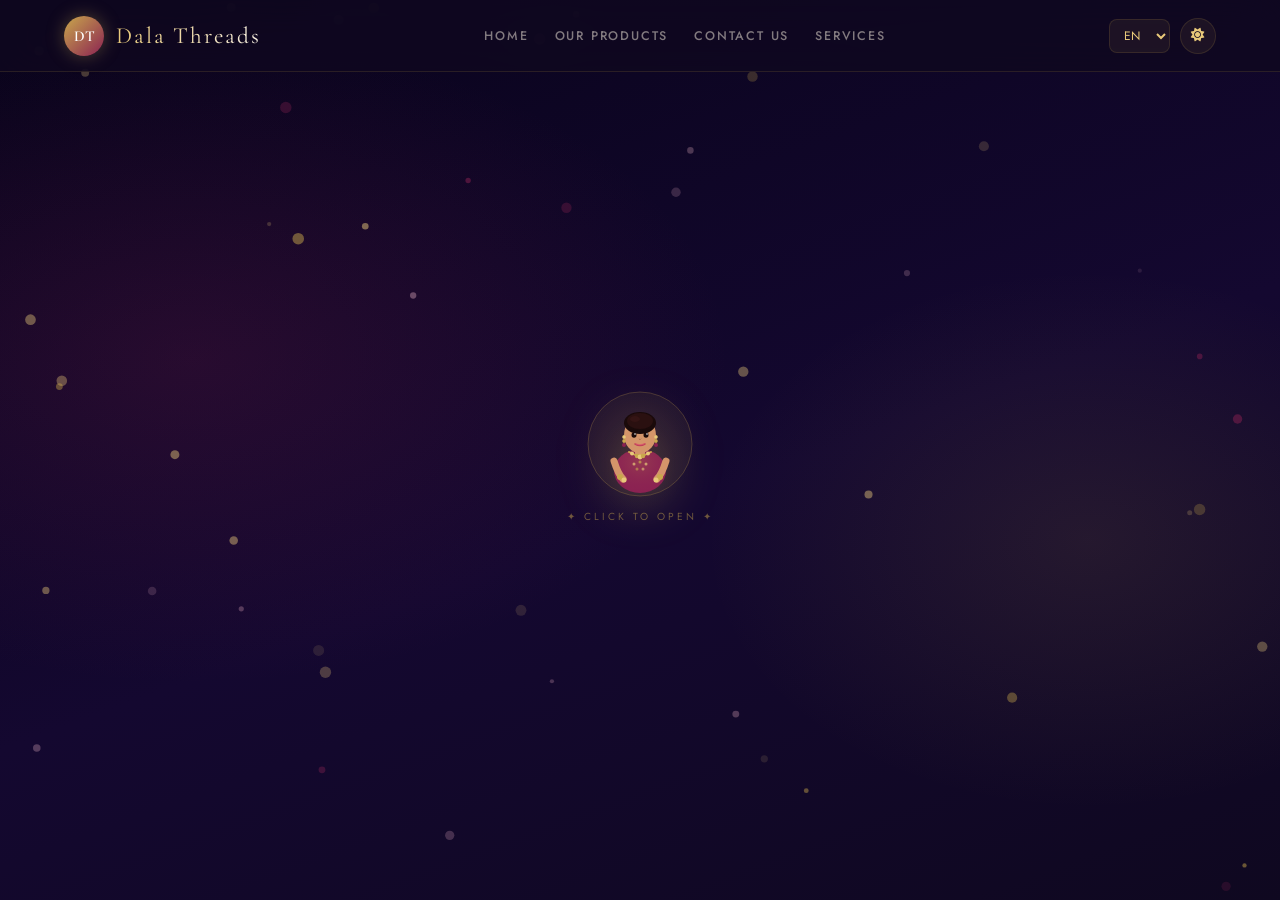
<file: website/login.html>
<!DOCTYPE html>
<html lang="en">
<head>
    <meta charset="UTF-8">
    <title>Dala Threads | Sign In</title>
    <meta name="viewport" content="width=device-width, initial-scale=1.0">
    <link rel="preconnect" href="https://fonts.googleapis.com">
    <link href="https://fonts.googleapis.com/css2?family=Cormorant+Garamond:ital,wght@0,300;0,400;0,600;1,300;1,400&family=Jost:wght@300;400;500;600&display=swap" rel="stylesheet">
    <link rel="stylesheet" href="https://cdnjs.cloudflare.com/ajax/libs/font-awesome/6.5.0/css/all.min.css">
    <style>
        :root {
            --gold: #c9a84c;
            --gold-light: #e8c97a;
            --deep: #0f0820;
            --surface: #160d2a;
            --surface2: #1e1235;
            --rose: #8b2252;
            --text: #f5ede0;
            --text-muted: rgba(245,237,224,0.5);
            --border: rgba(201,168,76,0.15);
            --transition: all 0.4s cubic-bezier(0.4,0,0.2,1);
            --header-h: 72px;
        }

        body.light {
            --deep: #f7f1e8;
            --surface: #ede4d4;
            --surface2: #e4d8c4;
            --text: #1a0f2e;
            --text-muted: rgba(26,15,46,0.5);
            --border: rgba(139,34,82,0.15);
        }

        * { margin:0; padding:0; box-sizing:border-box; }
        html { scroll-behavior:smooth; }

        body {
            font-family:'Jost',sans-serif;
            background:var(--deep);
            color:var(--text);
            overflow-x:hidden;
            min-height:100vh;
            transition:background 0.4s,color 0.4s;
        }

        ::-webkit-scrollbar { width:5px; }
        ::-webkit-scrollbar-track { background:var(--deep); }
        ::-webkit-scrollbar-thumb { background:var(--gold); border-radius:3px; }

        /* ── HEADER ── */
        header {
            position:fixed; top:0; width:100%; height:var(--header-h);
            z-index:1000; padding:0 5%;
            display:flex; align-items:center; justify-content:space-between;
            background:rgba(15,8,32,0.8);
            backdrop-filter:blur(24px);
            border-bottom:1px solid var(--border);
            transition:var(--transition);
        }

        body.light header { background:rgba(247,241,232,0.9); }

        header.scrolled {
            height:60px;
            background:rgba(8,3,20,0.97);
            box-shadow:0 4px 30px rgba(0,0,0,0.4);
        }

        .logo-container {
            display:flex; align-items:center; gap:12px;
            text-decoration:none; color:var(--text);
        }

        .logo-circle {
            width:40px; height:40px; border-radius:50%;
            background:linear-gradient(135deg,var(--gold),var(--rose));
            display:flex; align-items:center; justify-content:center;
            font-family:'Cormorant Garamond',serif;
            font-size:0.95rem; font-weight:600; color:#fff;
            box-shadow:0 0 18px rgba(201,168,76,0.35);
            flex-shrink:0;
        }

        .logo-container h1 {
            font-family:'Cormorant Garamond',serif;
            font-size:1.45rem; font-weight:400; letter-spacing:2px;
            background:linear-gradient(90deg,var(--gold-light),var(--text));
            -webkit-background-clip:text; -webkit-text-fill-color:transparent;
            background-clip:text;
        }

        nav { display:flex; gap:26px; align-items:center; }

        nav a {
            color:var(--text-muted); text-decoration:none;
            font-size:0.78rem; letter-spacing:1.8px;
            text-transform:uppercase; font-weight:500;
            transition:var(--transition); position:relative;
        }

        nav a::after {
            content:''; position:absolute; bottom:-3px; left:0;
            width:0; height:1px; background:var(--gold);
            transition:var(--transition);
        }

        nav a:hover { color:var(--gold-light); }
        nav a:hover::after { width:100%; }

        .top-icons { display:flex; gap:10px; align-items:center; }

        .icon-btn {
            width:36px; height:36px; border-radius:50%;
            background:rgba(201,168,76,0.08);
            border:1px solid var(--border);
            display:flex; align-items:center; justify-content:center;
            color:var(--gold-light); font-size:0.85rem;
            cursor:pointer; transition:var(--transition); outline:none;
        }

        .icon-btn:hover {
            background:rgba(201,168,76,0.2);
            border-color:var(--gold); transform:scale(1.08);
        }

        .top-icons select {
            background:rgba(201,168,76,0.08);
            border:1px solid var(--border);
            color:var(--gold-light); padding:6px 10px;
            border-radius:8px; cursor:pointer;
            font-family:'Jost',sans-serif;
            font-size:0.76rem; transition:var(--transition); outline:none;
        }

        /* ── BACKGROUND ── */
        .bg-wrap {
            position:fixed; inset:0; z-index:0;
            background:
                radial-gradient(ellipse 70% 60% at 15% 40%, rgba(139,34,82,0.2) 0%, transparent 60%),
                radial-gradient(ellipse 50% 50% at 85% 60%, rgba(201,168,76,0.1) 0%, transparent 60%),
                linear-gradient(160deg,#08031a 0%,#140830 55%,#0f0820 100%);
        }

        body.light .bg-wrap {
            background:
                radial-gradient(ellipse 70% 60% at 15% 40%, rgba(139,34,82,0.06) 0%, transparent 60%),
                linear-gradient(160deg,#f0e6d3 0%,#ede4d4 100%);
        }

        canvas#beads {
            position:fixed; inset:0; z-index:1; pointer-events:none;
        }

        /* ── MAIN LAYOUT ── */
        .page-wrap {
            position:relative; z-index:2;
            min-height:100vh;
            display:flex; align-items:center; justify-content:center;
            padding:calc(var(--header-h) + 40px) 5% 60px;
        }

        /* ── AVATAR STAGE ── */
        .avatar-stage {
            display:flex; flex-direction:column; align-items:center;
            gap:0;
        }

        /* Avatar figure */
        .avatar-wrap {
            position:relative; cursor:pointer;
            margin-bottom:-2px;
            animation:floatAvatar 4s ease-in-out infinite;
            z-index:10;
        }

        @keyframes floatAvatar {
            0%,100% { transform:translateY(0); }
            50% { transform:translateY(-10px); }
        }

        .avatar {
            width:110px; height:110px;
            position:relative;
        }

        /* SVG avatar — elegant woman with beaded accessories */
        .avatar svg {
            width:100%; height:100%;
            filter:drop-shadow(0 8px 24px rgba(201,168,76,0.35));
        }

        /* Briefcase / box that opens */
        .case-wrap {
            position:relative;
            width:340px;
            cursor:pointer;
        }

        .case-svg {
            width:100%; display:block;
        }

        /* ── FORM CARD ── */
        .form-card {
            width:420px;
            background:linear-gradient(160deg,var(--surface),var(--surface2));
            border:1px solid var(--border);
            border-radius:0 0 22px 22px;
            padding:0 38px 38px;
            box-shadow:0 30px 70px rgba(0,0,0,0.5);
            position:relative; overflow:hidden;
            /* starts closed */
            max-height:0; opacity:0;
            transition:max-height 0.7s cubic-bezier(0.4,0,0.2,1),
                        opacity 0.5s ease,
                        padding 0.5s ease;
        }

        .form-card.open {
            max-height:700px; opacity:1;
            padding:32px 38px 38px;
        }

        .form-card::before {
            content:'';
            position:absolute; top:0; left:0; right:0; height:3px;
            background:linear-gradient(90deg,var(--rose),var(--gold),var(--gold-light));
            background-size:200%;
            animation:shimmer 3s linear infinite;
        }

        @keyframes shimmer { 0%{background-position:0%} 100%{background-position:200%} }

        .form-card::after {
            content:'';
            position:absolute; top:-50px; right:-50px;
            width:160px; height:160px; border-radius:50%;
            background:radial-gradient(circle,rgba(201,168,76,0.07),transparent 70%);
            pointer-events:none;
        }

        /* ── TABS ── */
        .tabs {
            display:flex; gap:0; margin-bottom:28px;
            border-bottom:1px solid var(--border);
        }

        .tab {
            flex:1; padding:11px 0; text-align:center;
            font-size:0.72rem; letter-spacing:2px; text-transform:uppercase;
            font-weight:600; color:var(--text-muted);
            cursor:pointer; transition:var(--transition);
            border-bottom:2px solid transparent;
            margin-bottom:-1px;
        }

        .tab.active {
            color:var(--gold-light);
            border-bottom-color:var(--gold);
        }

        .tab:hover { color:var(--text); }

        /* ── FORM PANELS ── */
        .form-panel { display:none; }
        .form-panel.active { display:block; }

        .form-title {
            font-family:'Cormorant Garamond',serif;
            font-size:1.6rem; font-weight:300;
            margin-bottom:5px; letter-spacing:0.5px;
        }

        .form-sub {
            font-size:0.82rem; color:var(--text-muted);
            margin-bottom:24px; line-height:1.65;
        }

        .form-group {
            display:flex; flex-direction:column; gap:5px;
            margin-bottom:14px; position:relative;
        }

        .form-group label {
            font-size:0.64rem; letter-spacing:2.5px;
            text-transform:uppercase; color:var(--text-muted);
        }

        .input-wrap {
            position:relative;
        }

        .input-wrap i {
            position:absolute; left:14px; top:50%;
            transform:translateY(-50%);
            font-size:0.8rem; color:var(--text-muted);
            transition:var(--transition); pointer-events:none;
        }

        .input-wrap input {
            width:100%;
            padding:12px 14px 12px 38px;
            background:rgba(255,255,255,0.04);
            border:1px solid var(--border);
            border-radius:10px;
            color:var(--text);
            font-family:'Jost',sans-serif;
            font-size:0.88rem; outline:none;
            transition:var(--transition);
        }

        .input-wrap input::placeholder { color:var(--text-muted); font-size:0.83rem; }

        .input-wrap input:focus {
            border-color:var(--gold);
            background:rgba(201,168,76,0.05);
            box-shadow:0 0 0 3px rgba(201,168,76,0.08);
        }

        .input-wrap input:focus + i,
        .input-wrap:focus-within i { color:var(--gold); }

        /* eye toggle */
        .eye-btn {
            position:absolute; right:12px; top:50%;
            transform:translateY(-50%);
            background:none; border:none; cursor:pointer;
            color:var(--text-muted); font-size:0.8rem;
            transition:var(--transition); padding:4px;
        }

        .eye-btn:hover { color:var(--gold); }

        /* two col */
        .form-row {
            display:grid; grid-template-columns:1fr 1fr; gap:12px;
        }

        /* forgot */
        .forgot {
            text-align:right; margin-top:-8px; margin-bottom:14px;
        }

        .forgot a {
            font-size:0.72rem; color:var(--text-muted);
            text-decoration:none; transition:var(--transition);
        }

        .forgot a:hover { color:var(--gold); }

        /* submit btn */
        .btn-submit {
            width:100%; padding:13px;
            border-radius:11px; border:none; cursor:pointer;
            font-family:'Jost',sans-serif; font-weight:700;
            font-size:0.78rem; letter-spacing:2px;
            text-transform:uppercase;
            background:linear-gradient(135deg,var(--gold),var(--gold-light));
            color:var(--deep); transition:var(--transition);
            display:flex; align-items:center; justify-content:center; gap:9px;
            margin-top:6px;
        }

        .btn-submit:hover {
            transform:translateY(-2px);
            box-shadow:0 12px 30px rgba(201,168,76,0.4);
        }

        .btn-submit:active { transform:translateY(0); }

        /* divider */
        .or-divider {
            display:flex; align-items:center; gap:14px;
            margin:18px 0; font-size:0.7rem;
            color:var(--text-muted); text-transform:uppercase; letter-spacing:2px;
        }

        .or-divider::before,.or-divider::after {
            content:''; flex:1; height:1px; background:var(--border);
        }

        /* social login */
        .social-logins { display:flex; gap:10px; }

        .btn-social {
            flex:1; padding:10px; border-radius:9px;
            border:1px solid var(--border);
            background:rgba(255,255,255,0.03);
            color:var(--text-muted); font-size:0.82rem;
            cursor:pointer; transition:var(--transition);
            display:flex; align-items:center; justify-content:center; gap:7px;
            font-family:'Jost',sans-serif;
        }

        .btn-social:hover {
            border-color:var(--gold);
            background:rgba(201,168,76,0.07);
            color:var(--text);
        }

        /* bottom switch link */
        .switch-link {
            text-align:center; margin-top:20px;
            font-size:0.8rem; color:var(--text-muted);
        }

        .switch-link a {
            color:var(--gold); text-decoration:none;
            font-weight:600; cursor:pointer;
            transition:var(--transition);
        }

        .switch-link a:hover { color:var(--gold-light); }

        /* ── OPEN HINT ── */
        .open-hint {
            font-size:0.64rem; letter-spacing:3px; text-transform:uppercase;
            color:rgba(201,168,76,0.5); margin-top:12px;
            text-align:center; animation:pulse 2s infinite;
        }

        @keyframes pulse { 0%,100%{opacity:0.4} 50%{opacity:1} }

        /* ── SUCCESS ── */
        .success-overlay {
            display:none; text-align:center; padding:20px 0;
        }

        .success-overlay.show { display:block; }

        .success-icon {
            width:60px; height:60px; border-radius:50%;
            background:rgba(201,168,76,0.12);
            border:1px solid var(--gold);
            display:flex; align-items:center; justify-content:center;
            margin:0 auto 16px; font-size:1.4rem; color:var(--gold);
        }

        .success-overlay h4 {
            font-family:'Cormorant Garamond',serif;
            font-size:1.6rem; font-weight:300; margin-bottom:8px;
        }

        .success-overlay p {
            font-size:0.84rem; color:var(--text-muted); line-height:1.7;
        }

        /* ── RESPONSIVE ── */
        @media (max-width:768px) {
            header { flex-direction:column; height:auto; padding:14px 5%; gap:12px; }
            nav { flex-wrap:wrap; justify-content:center; gap:14px; }
            .form-card, .case-wrap { width:92vw; max-width:420px; }
            .avatar { width:86px; height:86px; }
            .form-row { grid-template-columns:1fr; }
        }
    </style>
</head>
<body>

<div class="bg-wrap"></div>
<canvas id="beads"></canvas>

<!-- ── HEADER ── -->
<header id="mainHeader">
    <a href="index.html" class="logo-container">
        <div class="logo-circle">DT</div>
        <h1>Dala Threads</h1>
    </a>
    <nav>
        <a href="index.html" id="navHome">Home</a>
        <a href="product.html" id="navProduct">Our Products</a>
        <a href="contact.html" id="navContact">Contact Us</a>
        <a href="ourservices.html" id="navServices">Services</a>
    </nav>
    <div class="top-icons">
        <select id="language" onchange="applyTranslations(this.value)">
            <option value="en">EN</option>
            <option value="rw">RW</option>
        </select>
        <button class="icon-btn" onclick="toggleTheme()" aria-label="Toggle theme">
            <i class="fa-solid fa-sun" id="themeIcon"></i>
        </button>
    </div>
</header>

<!-- ── MAIN ── -->
<div class="page-wrap">
    <div class="avatar-stage">

        <!-- Avatar -->
        <div class="avatar-wrap" onclick="openCase()" title="Click to sign in">
            <div class="avatar">
                <svg viewBox="0 0 110 110" fill="none" xmlns="http://www.w3.org/2000/svg">
                    <!-- Glow ring -->
                    <circle cx="55" cy="55" r="52" fill="rgba(201,168,76,0.07)" stroke="rgba(201,168,76,0.25)" stroke-width="1"/>
                    <!-- Body / dress -->
                    <ellipse cx="55" cy="82" rx="26" ry="22" fill="#8b2252"/>
                    <!-- Dress detail gradient -->
                    <ellipse cx="55" cy="82" rx="26" ry="22" fill="url(#dressGrad)" opacity="0.6"/>
                    <!-- Neck -->
                    <rect x="50" y="58" width="10" height="10" rx="4" fill="#d4956a"/>
                    <!-- Head -->
                    <ellipse cx="55" cy="46" rx="16" ry="18" fill="#d4956a"/>
                    <!-- Hair -->
                    <ellipse cx="55" cy="34" rx="16" ry="11" fill="#1a0a0a"/>
                    <ellipse cx="55" cy="32" rx="13" ry="8" fill="#2a1010"/>
                    <!-- Hair highlight -->
                    <ellipse cx="50" cy="30" rx="5" ry="3" fill="#3d1818" opacity="0.5"/>
                    <!-- Eyes -->
                    <ellipse cx="49" cy="46" rx="2.5" ry="2.8" fill="#1a0a0a"/>
                    <ellipse cx="61" cy="46" rx="2.5" ry="2.8" fill="#1a0a0a"/>
                    <!-- Eye shine -->
                    <circle cx="50" cy="45" r="0.8" fill="white"/>
                    <circle cx="62" cy="45" r="0.8" fill="white"/>
                    <!-- Eyebrows -->
                    <path d="M46 41.5 Q49 40 52 41.5" stroke="#1a0a0a" stroke-width="1.2" stroke-linecap="round" fill="none"/>
                    <path d="M58 41.5 Q61 40 64 41.5" stroke="#1a0a0a" stroke-width="1.2" stroke-linecap="round" fill="none"/>
                    <!-- Nose -->
                    <path d="M54 50 Q55 52 56 50" stroke="#b07050" stroke-width="1" fill="none" stroke-linecap="round"/>
                    <!-- Lips -->
                    <path d="M50 55 Q55 58 60 55" stroke="#c0405a" stroke-width="1.5" fill="none" stroke-linecap="round"/>
                    <path d="M51 55 Q55 56.5 59 55" stroke="#e06070" stroke-width="0.8" fill="none" stroke-linecap="round"/>
                    <!-- Beaded necklace -->
                    <path d="M44 63 Q55 70 66 63" stroke="#c9a84c" stroke-width="2" fill="none" stroke-linecap="round"/>
                    <circle cx="47" cy="64.5" r="2" fill="#e8c97a"/>
                    <circle cx="52" cy="67" r="2.2" fill="#c9a84c"/>
                    <circle cx="55" cy="68" r="2.4" fill="#e8c97a"/>
                    <circle cx="58" cy="67" r="2.2" fill="#c9a84c"/>
                    <circle cx="63" cy="64.5" r="2" fill="#e8c97a"/>
                    <!-- Beaded earrings left -->
                    <line x1="39" y1="46" x2="39" y2="56" stroke="#c9a84c" stroke-width="1"/>
                    <circle cx="39" cy="48" r="1.8" fill="#e8c97a"/>
                    <circle cx="39" cy="52" r="1.8" fill="#c9a84c"/>
                    <circle cx="39" cy="56" r="2" fill="#8b2252"/>
                    <!-- Beaded earrings right -->
                    <line x1="71" y1="46" x2="71" y2="56" stroke="#c9a84c" stroke-width="1"/>
                    <circle cx="71" cy="48" r="1.8" fill="#e8c97a"/>
                    <circle cx="71" cy="52" r="1.8" fill="#c9a84c"/>
                    <circle cx="71" cy="56" r="2" fill="#8b2252"/>
                    <!-- Arms -->
                    <path d="M29 72 Q33 85 38 90" stroke="#d4956a" stroke-width="7" stroke-linecap="round" fill="none"/>
                    <path d="M81 72 Q77 85 72 90" stroke="#d4956a" stroke-width="7" stroke-linecap="round" fill="none"/>
                    <!-- Beaded bracelet left -->
                    <circle cx="35" cy="88" r="3" fill="#c9a84c"/>
                    <circle cx="39" cy="91" r="2.5" fill="#e8c97a"/>
                    <!-- Beaded bracelet right -->
                    <circle cx="75" cy="88" r="3" fill="#c9a84c"/>
                    <circle cx="71" cy="91" r="2.5" fill="#e8c97a"/>
                    <!-- Dress beads -->
                    <circle cx="49" cy="75" r="1.5" fill="#e8c97a" opacity="0.7"/>
                    <circle cx="55" cy="73" r="1.5" fill="#c9a84c" opacity="0.7"/>
                    <circle cx="61" cy="75" r="1.5" fill="#e8c97a" opacity="0.7"/>
                    <circle cx="52" cy="80" r="1.5" fill="#c9a84c" opacity="0.6"/>
                    <circle cx="58" cy="80" r="1.5" fill="#e8c97a" opacity="0.6"/>

                    <defs>
                        <radialGradient id="dressGrad" cx="50%" cy="30%" r="70%">
                            <stop offset="0%" stop-color="#c9a84c" stop-opacity="0.3"/>
                            <stop offset="100%" stop-color="#8b2252" stop-opacity="0"/>
                        </radialGradient>
                    </defs>
                </svg>
            </div>
        </div>

        <!-- Open hint -->
        <div class="open-hint" id="openHint">✦ Click to open ✦</div>

        <!-- The case / form card -->
        <div class="form-card" id="formCard">

            <!-- Tabs -->
            <div class="tabs">
                <div class="tab active" id="tabSignIn" onclick="switchTab('signin')">Sign In</div>
                <div class="tab" id="tabRegister" onclick="switchTab('register')">New Account</div>
            </div>

            <!-- ── SIGN IN PANEL ── -->
            <div class="form-panel active" id="panelSignIn">
                <div class="form-title" id="siTitle">Welcome Back</div>
                <div class="form-sub" id="siSub">Sign in to your Dala Threads account.</div>

                <form onsubmit="handleSignIn(event)">
                    <div class="form-group">
                        <label id="siEmailLabel">Email Address</label>
                        <div class="input-wrap">
                            <input type="email" id="siEmail" placeholder="you@example.com" required>
                            <i class="fa-solid fa-envelope"></i>
                        </div>
                    </div>
                    <div class="form-group">
                        <label id="siPassLabel">Password</label>
                        <div class="input-wrap">
                            <input type="password" id="siPass" placeholder="••••••••" required>
                            <i class="fa-solid fa-lock"></i>
                            <button type="button" class="eye-btn" onclick="togglePass('siPass',this)"><i class="fa-solid fa-eye"></i></button>
                        </div>
                    </div>
                    <div class="forgot"><a href="#" id="forgotLink">Forgot password?</a></div>
                    <button type="submit" class="btn-submit" id="siBtn">
                        <i class="fa-solid fa-arrow-right-to-bracket"></i>
                        <span id="siBtnText">Sign In</span>
                    </button>
                </form>

                <div class="or-divider" id="siOr">or continue with</div>
                <div class="social-logins">
                    <button class="btn-social" onclick="socialLogin('Google')"><i class="fa-brands fa-google"></i> Google</button>
                    <button class="btn-social" onclick="socialLogin('Facebook')"><i class="fa-brands fa-facebook"></i> Facebook</button>
                </div>

                <div class="switch-link">
                    <span id="siSwitchText">Don't have an account?</span>
                    <a onclick="switchTab('register')" id="siSwitchLink"> Create one</a>
                </div>

                <!-- Success -->
                <div class="success-overlay" id="siSuccess">
                    <div class="success-icon"><i class="fa-solid fa-check"></i></div>
                    <h4 id="siSuccessTitle">Welcome back!</h4>
                    <p id="siSuccessText">You're signed in. Redirecting to your atelier…</p>
                </div>
            </div>

            <!-- ── REGISTER PANEL ── -->
            <div class="form-panel" id="panelRegister">
                <div class="form-title" id="regTitle">Create Account</div>
                <div class="form-sub" id="regSub">Join the Dala Threads community today.</div>

                <form onsubmit="handleRegister(event)">
                    <div class="form-row">
                        <div class="form-group">
                            <label id="regFnLabel">First Name</label>
                            <div class="input-wrap">
                                <input type="text" id="regFn" placeholder="First name" required>
                                <i class="fa-solid fa-user"></i>
                            </div>
                        </div>
                        <div class="form-group">
                            <label id="regLnLabel">Last Name</label>
                            <div class="input-wrap">
                                <input type="text" id="regLn" placeholder="Last name" required>
                                <i class="fa-solid fa-user"></i>
                            </div>
                        </div>
                    </div>
                    <div class="form-group">
                        <label id="regEmailLabel">Email Address</label>
                        <div class="input-wrap">
                            <input type="email" id="regEmail" placeholder="you@example.com" required>
                            <i class="fa-solid fa-envelope"></i>
                        </div>
                    </div>
                    <div class="form-group">
                        <label id="regPhoneLabel">Phone / WhatsApp</label>
                        <div class="input-wrap">
                            <input type="tel" id="regPhone" placeholder="+250 7xx xxx xxx">
                            <i class="fa-brands fa-whatsapp"></i>
                        </div>
                    </div>
                    <div class="form-group">
                        <label id="regPassLabel">Password</label>
                        <div class="input-wrap">
                            <input type="password" id="regPass" placeholder="Min. 8 characters" required minlength="8">
                            <i class="fa-solid fa-lock"></i>
                            <button type="button" class="eye-btn" onclick="togglePass('regPass',this)"><i class="fa-solid fa-eye"></i></button>
                        </div>
                    </div>
                    <div class="form-group">
                        <label id="regPass2Label">Confirm Password</label>
                        <div class="input-wrap">
                            <input type="password" id="regPass2" placeholder="Repeat password" required>
                            <i class="fa-solid fa-lock"></i>
                            <button type="button" class="eye-btn" onclick="togglePass('regPass2',this)"><i class="fa-solid fa-eye"></i></button>
                        </div>
                    </div>
                    <button type="submit" class="btn-submit" id="regBtn">
                        <i class="fa-solid fa-star"></i>
                        <span id="regBtnText">Create Account</span>
                    </button>
                </form>

                <div class="switch-link">
                    <span id="regSwitchText">Already have an account?</span>
                    <a onclick="switchTab('signin')" id="regSwitchLink"> Sign in</a>
                </div>

                <!-- Success -->
                <div class="success-overlay" id="regSuccess">
                    <div class="success-icon"><i class="fa-solid fa-check"></i></div>
                    <h4 id="regSuccessTitle">Account Created!</h4>
                    <p id="regSuccessText">Welcome to Dala Threads! Redirecting you now…</p>
                </div>
            </div>

        </div><!-- /form-card -->
    </div><!-- /avatar-stage -->
</div><!-- /page-wrap -->

<script>
// ── BEADS CANVAS ─────────────────────────────────────────────
(function() {
    const canvas = document.getElementById('beads');
    const ctx = canvas.getContext('2d');
    const colors = ['#c9a84c','#e8c97a','#8b2252','#d4a0b5','#f0d080'];
    let particles = [];

    function resize() {
        canvas.width = window.innerWidth;
        canvas.height = window.innerHeight;
    }

    function init() {
        resize();
        particles = [];
        for (let i = 0; i < 50; i++) {
            particles.push({
                x: Math.random() * canvas.width,
                y: Math.random() * canvas.height,
                r: Math.random() * 4 + 2,
                speed: Math.random() * 0.4 + 0.1,
                color: colors[Math.floor(Math.random() * colors.length)],
                opacity: Math.random() * 0.4 + 0.1
            });
        }
    }

    function draw() {
        ctx.clearRect(0, 0, canvas.width, canvas.height);
        particles.forEach(p => {
            p.y -= p.speed;
            if (p.y < -10) p.y = canvas.height + 10;
            ctx.beginPath();
            ctx.arc(p.x, p.y, p.r, 0, Math.PI * 2);
            ctx.fillStyle = p.color;
            ctx.globalAlpha = p.opacity;
            ctx.fill();
            ctx.globalAlpha = 1;
        });
        requestAnimationFrame(draw);
    }

    window.addEventListener('resize', init);
    init(); draw();
})();

// ── OPEN CASE ────────────────────────────────────────────────
let caseOpen = false;

function openCase() {
    if (caseOpen) return;
    caseOpen = true;
    document.getElementById('formCard').classList.add('open');
    document.getElementById('openHint').style.opacity = '0';
    // stop avatar floating
    document.querySelector('.avatar-wrap').style.animation = 'none';
    document.querySelector('.avatar-wrap').style.transform = 'translateY(-4px)';
}

// ── TAB SWITCH ───────────────────────────────────────────────
function switchTab(tab) {
    document.getElementById('tabSignIn').classList.toggle('active', tab === 'signin');
    document.getElementById('tabRegister').classList.toggle('active', tab === 'register');
    document.getElementById('panelSignIn').classList.toggle('active', tab === 'signin');
    document.getElementById('panelRegister').classList.toggle('active', tab === 'register');
}

// ── PASSWORD TOGGLE ──────────────────────────────────────────
function togglePass(id, btn) {
    const input = document.getElementById(id);
    const icon  = btn.querySelector('i');
    if (input.type === 'password') {
        input.type = 'text';
        icon.className = 'fa-solid fa-eye-slash';
    } else {
        input.type = 'password';
        icon.className = 'fa-solid fa-eye';
    }
}

// ── SIGN IN ──────────────────────────────────────────────────
function handleSignIn(e) {
    e.preventDefault();
    const btn = document.getElementById('siBtn');
    btn.innerHTML = '<i class="fa-solid fa-circle-notch fa-spin"></i>';
    btn.disabled = true;
    setTimeout(() => {
        document.querySelector('#panelSignIn form').style.display = 'none';
        document.querySelectorAll('#panelSignIn .or-divider, #panelSignIn .social-logins, #panelSignIn .switch-link').forEach(el => el.style.display = 'none');
        document.getElementById('siSuccess').classList.add('show');
        setTimeout(() => window.location.href = 'index.html', 2000);
    }, 1400);
}

// ── REGISTER ─────────────────────────────────────────────────
function handleRegister(e) {
    e.preventDefault();
    const pass  = document.getElementById('regPass').value;
    const pass2 = document.getElementById('regPass2').value;
    if (pass !== pass2) {
        document.getElementById('regPass2').style.borderColor = '#ea4335';
        document.getElementById('regPass2').focus();
        return;
    }
    const btn = document.getElementById('regBtn');
    btn.innerHTML = '<i class="fa-solid fa-circle-notch fa-spin"></i>';
    btn.disabled = true;
    setTimeout(() => {
        document.querySelector('#panelRegister form').style.display = 'none';
        document.querySelectorAll('#panelRegister .switch-link').forEach(el => el.style.display = 'none');
        document.getElementById('regSuccess').classList.add('show');
        setTimeout(() => window.location.href = 'index.html', 2200);
    }, 1400);
}

// ── SOCIAL LOGIN ─────────────────────────────────────────────
function socialLogin(provider) {
    alert(`${provider} login coming soon!`);
}

// ── HEADER SCROLL ────────────────────────────────────────────
window.addEventListener('scroll', () => {
    document.getElementById('mainHeader').classList.toggle('scrolled', window.scrollY > 60);
});

// ── THEME ────────────────────────────────────────────────────
function toggleTheme() {
    document.body.classList.toggle('light');
    const isLight = document.body.classList.contains('light');
    localStorage.setItem('dtTheme', isLight ? 'light' : 'dark');
    document.getElementById('themeIcon').className = isLight ? 'fa-solid fa-moon' : 'fa-solid fa-sun';
}

// ── TRANSLATIONS ─────────────────────────────────────────────
const T = {
    en: {
        openHint:'✦ Click to open ✦',
        tabSI:'Sign In', tabReg:'New Account',
        siTitle:'Welcome Back', siSub:'Sign in to your Dala Threads account.',
        siEmailLabel:'Email Address', siPassLabel:'Password',
        forgotLink:'Forgot password?', siBtnText:'Sign In',
        siOr:'or continue with',
        siSwitchText:"Don't have an account?", siSwitchLink:' Create one',
        siSuccessTitle:'Welcome back!', siSuccessText:"You're signed in. Redirecting to your atelier…",
        regTitle:'Create Account', regSub:'Join the Dala Threads community today.',
        regFnLabel:'First Name', regLnLabel:'Last Name',
        regEmailLabel:'Email Address', regPhoneLabel:'Phone / WhatsApp',
        regPassLabel:'Password', regPass2Label:'Confirm Password',
        regBtnText:'Create Account',
        regSwitchText:'Already have an account?', regSwitchLink:' Sign in',
        regSuccessTitle:'Account Created!', regSuccessText:'Welcome to Dala Threads! Redirecting you now…',
        home:'Home', prod:'Our Products', cont:'Contact Us', serv:'Services'
    },
    rw: {
        openHint:'✦ Kanda ugufungure ✦',
        tabSI:'Injira', tabReg:'Konti Nshya',
        siTitle:'Murakaza Neza', siSub:'Injira muri konti yawe ya Dala Threads.',
        siEmailLabel:'Imeyili', siPassLabel:'Ijambo ry\'ibanga',
        forgotLink:'Wibagiwe ijambo ry\'ibanga?', siBtnText:'Injira',
        siOr:'cyangwa ukoresheje',
        siSwitchText:'Nta konti ufite?', siSwitchLink:' Iyandikishe',
        siSuccessTitle:'Warasubiriye!', siSuccessText:'Winjiye neza. Turagugezaho…',
        regTitle:'Fungura Konti', regSub:'Injira mu muryango wa Dala Threads.',
        regFnLabel:'Izina rya mbere', regLnLabel:'Izina ry\'umuryango',
        regEmailLabel:'Imeyili', regPhoneLabel:'Telefone / WhatsApp',
        regPassLabel:'Ijambo ry\'ibanga', regPass2Label:'Ponovera ijambo ry\'ibanga',
        regBtnText:'Fungura Konti',
        regSwitchText:'Ufite konti?', regSwitchLink:' Injira',
        regSuccessTitle:'Konti Yafunguwe!', regSuccessText:'Murakaza neza muri Dala Threads!',
        home:'Ahabanza', prod:'Ibicuruzwa', cont:'Twandikire', serv:'Serivisi'
    }
};

function applyTranslations(l) {
    const t = T[l] || T.en;
    localStorage.setItem('dtLang', l);
    document.getElementById('openHint').textContent        = t.openHint;
    document.getElementById('tabSignIn').textContent       = t.tabSI;
    document.getElementById('tabRegister').textContent     = t.tabReg;
    document.getElementById('siTitle').textContent         = t.siTitle;
    document.getElementById('siSub').textContent           = t.siSub;
    document.getElementById('siEmailLabel').textContent    = t.siEmailLabel;
    document.getElementById('siPassLabel').textContent     = t.siPassLabel;
    document.getElementById('forgotLink').textContent      = t.forgotLink;
    document.getElementById('siBtnText').textContent       = t.siBtnText;
    document.getElementById('siOr').textContent            = t.siOr;
    document.getElementById('siSwitchText').textContent    = t.siSwitchText;
    document.getElementById('siSwitchLink').textContent    = t.siSwitchLink;
    document.getElementById('siSuccessTitle').textContent  = t.siSuccessTitle;
    document.getElementById('siSuccessText').textContent   = t.siSuccessText;
    document.getElementById('regTitle').textContent        = t.regTitle;
    document.getElementById('regSub').textContent          = t.regSub;
    document.getElementById('regFnLabel').textContent      = t.regFnLabel;
    document.getElementById('regLnLabel').textContent      = t.regLnLabel;
    document.getElementById('regEmailLabel').textContent   = t.regEmailLabel;
    document.getElementById('regPhoneLabel').textContent   = t.regPhoneLabel;
    document.getElementById('regPassLabel').textContent    = t.regPassLabel;
    document.getElementById('regPass2Label').textContent   = t.regPass2Label;
    document.getElementById('regBtnText').textContent      = t.regBtnText;
    document.getElementById('regSwitchText').textContent   = t.regSwitchText;
    document.getElementById('regSwitchLink').textContent   = t.regSwitchLink;
    document.getElementById('regSuccessTitle').textContent = t.regSuccessTitle;
    document.getElementById('regSuccessText').textContent  = t.regSuccessText;
    document.getElementById('navHome').textContent         = t.home;
    document.getElementById('navProduct').textContent      = t.prod;
    document.getElementById('navContact').textContent      = t.cont;
    document.getElementById('navServices').textContent     = t.serv;
}

// ── INIT ─────────────────────────────────────────────────────
window.onload = () => {
    if (localStorage.getItem('dtTheme') === 'light') {
        document.body.classList.add('light');
        document.getElementById('themeIcon').className = 'fa-solid fa-moon';
    }
    const savedLang = localStorage.getItem('dtLang') || 'en';
    document.getElementById('language').value = savedLang;
    applyTranslations(savedLang);
};
</script>
</body>
</html>
</file>
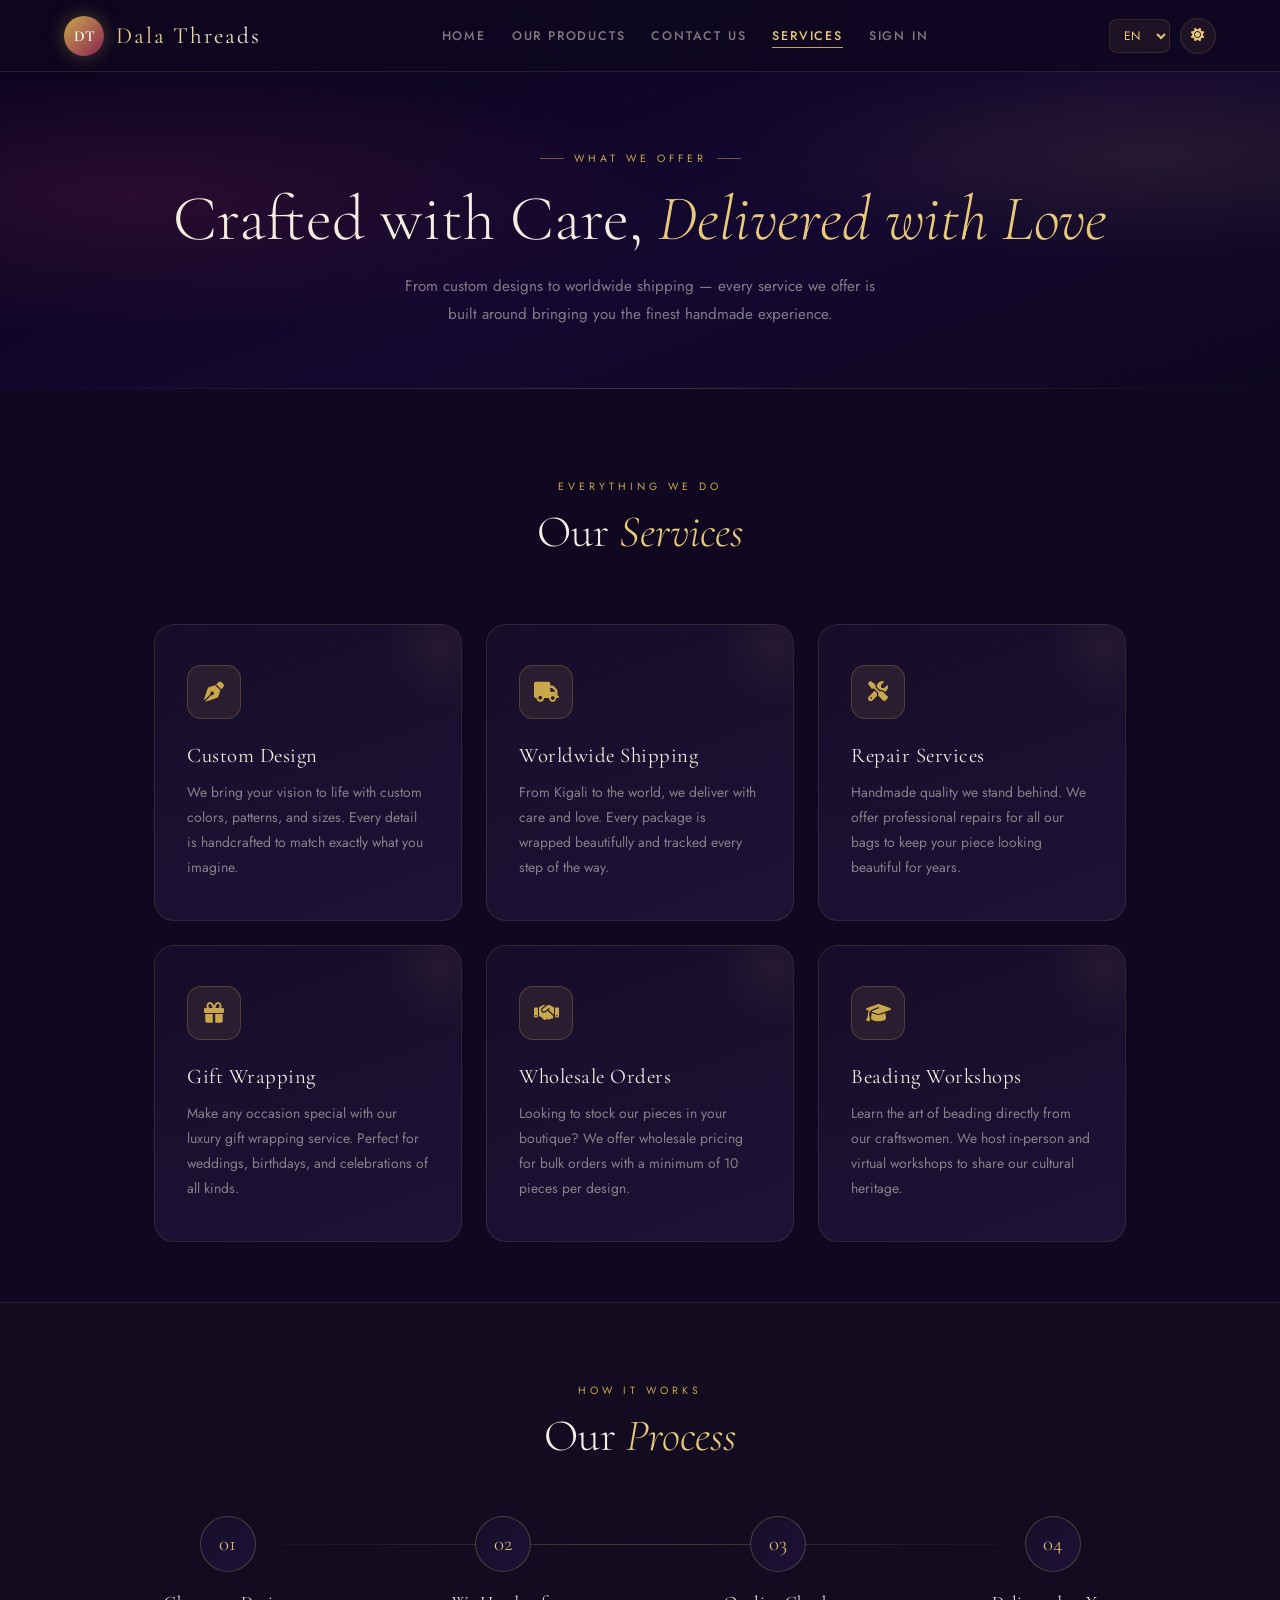
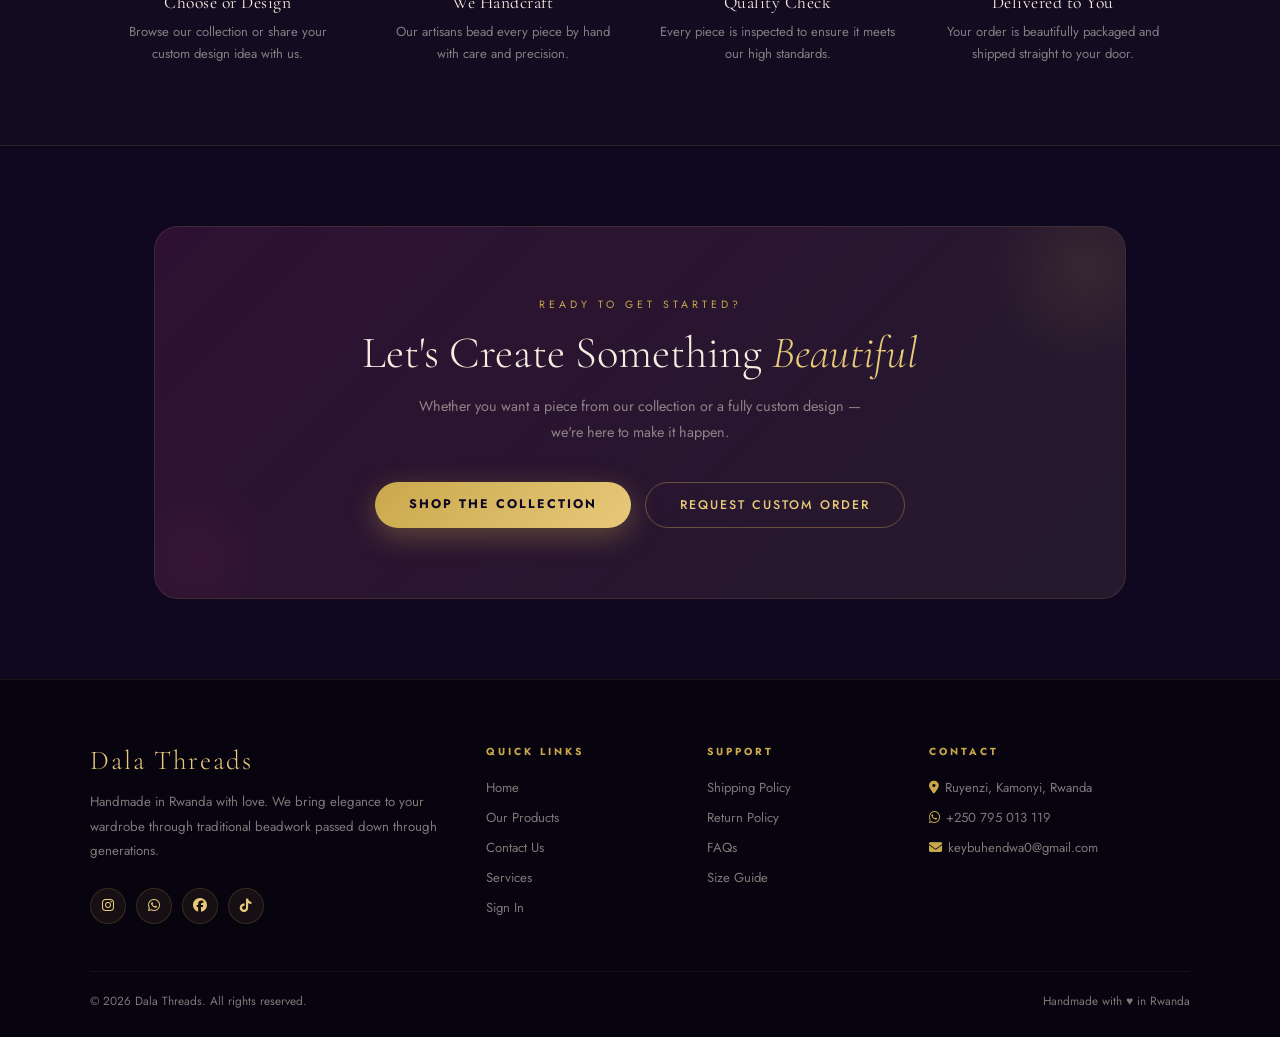
<file: website/ourservices.html>
<!DOCTYPE html>
<html lang="en">
<head>
    <meta charset="UTF-8">
    <title>Dala Threads | Services</title>
    <meta name="viewport" content="width=device-width, initial-scale=1.0">
    <link rel="preconnect" href="https://fonts.googleapis.com">
    <link href="https://fonts.googleapis.com/css2?family=Cormorant+Garamond:ital,wght@0,300;0,400;0,600;1,300;1,400&family=Jost:wght@300;400;500;600&display=swap" rel="stylesheet">
    <link rel="stylesheet" href="https://cdnjs.cloudflare.com/ajax/libs/font-awesome/6.5.0/css/all.min.css">
    <style>
        :root {
            --gold: #c9a84c;
            --gold-light: #e8c97a;
            --deep: #0f0820;
            --surface: #160d2a;
            --surface2: #1e1235;
            --rose: #8b2252;
            --text: #f5ede0;
            --text-muted: rgba(245,237,224,0.5);
            --border: rgba(201,168,76,0.15);
            --transition: all 0.4s cubic-bezier(0.4,0,0.2,1);
            --header-h: 72px;
        }

        body.light {
            --deep: #f7f1e8;
            --surface: #ede4d4;
            --surface2: #e4d8c4;
            --text: #1a0f2e;
            --text-muted: rgba(26,15,46,0.5);
            --border: rgba(139,34,82,0.15);
        }

        * { margin:0; padding:0; box-sizing:border-box; }
        html { scroll-behavior:smooth; }

        body {
            font-family:'Jost',sans-serif;
            background:var(--deep);
            color:var(--text);
            overflow-x:hidden;
            transition:background 0.4s,color 0.4s;
            min-height:100vh;
        }

        ::-webkit-scrollbar { width:5px; }
        ::-webkit-scrollbar-track { background:var(--deep); }
        ::-webkit-scrollbar-thumb { background:var(--gold); border-radius:3px; }

        /* ── HEADER ── */
        header {
            position:fixed; top:0; width:100%; height:var(--header-h);
            z-index:1000; padding:0 5%;
            display:flex; align-items:center; justify-content:space-between;
            background:rgba(15,8,32,0.8);
            backdrop-filter:blur(24px);
            border-bottom:1px solid var(--border);
            transition:var(--transition);
        }

        body.light header { background:rgba(247,241,232,0.9); }

        header.scrolled {
            height:60px;
            background:rgba(8,3,20,0.97);
            box-shadow:0 4px 30px rgba(0,0,0,0.4);
        }

        body.light header.scrolled { background:rgba(247,241,232,0.98); }

        .logo-container {
            display:flex; align-items:center; gap:12px;
            text-decoration:none; color:var(--text);
        }

        .logo-circle {
            width:40px; height:40px; border-radius:50%;
            background:linear-gradient(135deg,var(--gold),var(--rose));
            display:flex; align-items:center; justify-content:center;
            font-family:'Cormorant Garamond',serif;
            font-size:0.95rem; font-weight:600; color:#fff;
            box-shadow:0 0 18px rgba(201,168,76,0.35);
            flex-shrink:0;
        }

        .logo-container h1 {
            font-family:'Cormorant Garamond',serif;
            font-size:1.45rem; font-weight:400; letter-spacing:2px;
            background:linear-gradient(90deg,var(--gold-light),var(--text));
            -webkit-background-clip:text; -webkit-text-fill-color:transparent;
            background-clip:text;
        }

        nav { display:flex; gap:26px; align-items:center; }

        nav a {
            color:var(--text-muted); text-decoration:none;
            font-size:0.78rem; letter-spacing:1.8px;
            text-transform:uppercase; font-weight:500;
            transition:var(--transition); position:relative;
        }

        nav a::after {
            content:''; position:absolute; bottom:-3px; left:0;
            width:0; height:1px; background:var(--gold);
            transition:var(--transition);
        }

        nav a:hover { color:var(--gold-light); }
        nav a:hover::after { width:100%; }
        nav a.active { color:var(--gold-light); }
        nav a.active::after { width:100%; }

        .top-icons { display:flex; gap:10px; align-items:center; }

        .icon-btn {
            width:36px; height:36px; border-radius:50%;
            background:rgba(201,168,76,0.08);
            border:1px solid var(--border);
            display:flex; align-items:center; justify-content:center;
            color:var(--gold-light); font-size:0.85rem;
            cursor:pointer; transition:var(--transition); outline:none;
        }

        .icon-btn:hover {
            background:rgba(201,168,76,0.2);
            border-color:var(--gold); transform:scale(1.08);
        }

        .top-icons select {
            background:rgba(201,168,76,0.08);
            border:1px solid var(--border);
            color:var(--gold-light); padding:6px 10px;
            border-radius:8px; cursor:pointer;
            font-family:'Jost',sans-serif;
            font-size:0.76rem; transition:var(--transition); outline:none;
        }

        .top-icons select:hover { background:rgba(201,168,76,0.18); border-color:var(--gold); }

        /* ── PAGE HERO ── */
        .page-hero {
            padding-top:var(--header-h);
            background:
                radial-gradient(ellipse 70% 60% at 10% 50%, rgba(139,34,82,0.22) 0%, transparent 60%),
                radial-gradient(ellipse 55% 45% at 90% 40%, rgba(201,168,76,0.1) 0%, transparent 60%),
                linear-gradient(160deg,#08031a 0%,#140830 60%,#0f0820 100%);
            position:relative; overflow:hidden;
        }

        body.light .page-hero {
            background:
                radial-gradient(ellipse 70% 60% at 10% 50%, rgba(139,34,82,0.08) 0%, transparent 60%),
                linear-gradient(160deg,#f0e6d3 0%,#ede4d4 100%);
        }

        .page-hero-inner {
            max-width:1100px; margin:0 auto;
            padding:70px 5% 60px;
            text-align:center;
        }

        .page-eyebrow {
            display:inline-flex; align-items:center; gap:10px;
            font-size:0.66rem; letter-spacing:4px; text-transform:uppercase;
            color:var(--gold); margin-bottom:16px;
            animation:fadeUp 0.8s ease both;
        }

        .page-eyebrow::before,.page-eyebrow::after {
            content:''; width:24px; height:1px;
            background:var(--gold); opacity:0.5;
        }

        .page-hero h2 {
            font-family:'Cormorant Garamond',serif;
            font-size:clamp(2.4rem,5vw,4rem);
            font-weight:300; line-height:1.15; margin-bottom:16px;
            animation:fadeUp 0.8s ease 0.1s both;
        }

        .page-hero h2 em { font-style:italic; color:var(--gold-light); }

        .page-hero p {
            font-size:0.95rem; color:var(--text-muted);
            max-width:500px; margin:0 auto; line-height:1.85;
            animation:fadeUp 0.8s ease 0.2s both;
        }

        .hero-divider {
            height:1px; width:100%;
            background:linear-gradient(90deg,transparent,var(--gold),transparent);
            opacity:0.25;
        }

        @keyframes fadeUp {
            from { opacity:0; transform:translateY(22px); }
            to   { opacity:1; transform:translateY(0); }
        }

        /* ── SERVICES GRID ── */
        .services-section {
            max-width:1100px; margin:0 auto;
            padding:90px 5% 60px;
        }

        .section-head {
            text-align:center; margin-bottom:64px;
        }

        .section-tag {
            font-size:0.66rem; letter-spacing:4px;
            text-transform:uppercase; color:var(--gold);
            margin-bottom:12px; display:block;
        }

        .section-title {
            font-family:'Cormorant Garamond',serif;
            font-size:clamp(1.8rem,3.5vw,2.8rem);
            font-weight:300; line-height:1.2;
        }

        .section-title em { color:var(--gold-light); font-style:italic; }

        .services-grid {
            display:grid;
            grid-template-columns:repeat(3,1fr);
            gap:24px;
        }

        .service-card {
            background:linear-gradient(160deg,var(--surface),var(--surface2));
            border:1px solid var(--border);
            border-radius:20px; padding:40px 32px;
            transition:var(--transition);
            position:relative; overflow:hidden;
            animation:fadeUp 0.7s ease both;
        }

        .service-card:nth-child(1) { animation-delay:0.05s; }
        .service-card:nth-child(2) { animation-delay:0.15s; }
        .service-card:nth-child(3) { animation-delay:0.25s; }
        .service-card:nth-child(4) { animation-delay:0.35s; }
        .service-card:nth-child(5) { animation-delay:0.45s; }
        .service-card:nth-child(6) { animation-delay:0.55s; }

        .service-card::before {
            content:'';
            position:absolute; top:-40px; right:-40px;
            width:120px; height:120px; border-radius:50%;
            background:radial-gradient(circle,rgba(201,168,76,0.07),transparent 70%);
            transition:var(--transition);
        }

        .service-card:hover {
            transform:translateY(-8px);
            border-color:rgba(201,168,76,0.4);
            box-shadow:0 24px 55px rgba(0,0,0,0.4),
                       0 0 0 1px rgba(201,168,76,0.1);
        }

        .service-card:hover::before {
            transform:scale(1.5);
            opacity:1.5;
        }

        .service-icon {
            width:54px; height:54px; border-radius:14px;
            background:rgba(201,168,76,0.1);
            border:1px solid rgba(201,168,76,0.25);
            display:flex; align-items:center; justify-content:center;
            font-size:1.25rem; color:var(--gold);
            margin-bottom:24px;
            transition:var(--transition);
            position:relative; z-index:1;
        }

        .service-card:hover .service-icon {
            background:rgba(201,168,76,0.2);
            border-color:var(--gold);
            box-shadow:0 0 20px rgba(201,168,76,0.2);
        }

        .service-card h4 {
            font-family:'Cormorant Garamond',serif;
            font-size:1.3rem; font-weight:400;
            margin-bottom:12px; letter-spacing:0.5px;
            position:relative; z-index:1;
        }

        .service-card p {
            font-size:0.87rem; color:var(--text-muted);
            line-height:1.8; position:relative; z-index:1;
        }

        .service-card .card-arrow {
            position:absolute; bottom:28px; right:28px;
            width:30px; height:30px; border-radius:50%;
            background:rgba(201,168,76,0.08);
            border:1px solid rgba(201,168,76,0.2);
            display:flex; align-items:center; justify-content:center;
            color:var(--gold); font-size:0.72rem;
            opacity:0; transform:translateX(-6px);
            transition:var(--transition);
        }

        .service-card:hover .card-arrow {
            opacity:1; transform:translateX(0);
        }

        /* ── PROCESS STRIP ── */
        .process-strip {
            background:rgba(201,168,76,0.02);
            border-top:1px solid var(--border);
            border-bottom:1px solid var(--border);
            padding:80px 5%;
        }

        .process-inner {
            max-width:1100px; margin:0 auto;
        }

        .process-inner .section-head { margin-bottom:52px; }

        .process-steps {
            display:grid;
            grid-template-columns:repeat(4,1fr);
            gap:0;
            position:relative;
        }

        .process-steps::before {
            content:'';
            position:absolute; top:28px; left:12.5%; right:12.5%;
            height:1px;
            background:linear-gradient(90deg,transparent,var(--gold),transparent);
            opacity:0.3;
        }

        .process-step {
            text-align:center; padding:0 20px;
            position:relative;
        }

        .step-num {
            width:56px; height:56px; border-radius:50%;
            background:linear-gradient(135deg,var(--surface),var(--surface2));
            border:1px solid rgba(201,168,76,0.3);
            display:flex; align-items:center; justify-content:center;
            font-family:'Cormorant Garamond',serif;
            font-size:1.3rem; font-weight:300; color:var(--gold-light);
            margin:0 auto 20px;
            position:relative; z-index:1;
            transition:var(--transition);
        }

        .process-step:hover .step-num {
            background:rgba(201,168,76,0.15);
            border-color:var(--gold);
            box-shadow:0 0 20px rgba(201,168,76,0.2);
        }

        .process-step h5 {
            font-family:'Cormorant Garamond',serif;
            font-size:1.1rem; font-weight:400;
            margin-bottom:8px; letter-spacing:0.5px;
        }

        .process-step p {
            font-size:0.82rem; color:var(--text-muted);
            line-height:1.7;
        }

        /* ── CTA STRIP ── */
        .cta-strip {
            max-width:1100px; margin:0 auto;
            padding:80px 5%;
            text-align:center;
        }

        .cta-box {
            background:
                linear-gradient(135deg,rgba(139,34,82,0.2),rgba(201,168,76,0.08)),
                var(--surface);
            border:1px solid var(--border);
            border-radius:24px; padding:70px 60px;
            position:relative; overflow:hidden;
        }

        .cta-box::before {
            content:'';
            position:absolute; top:-60px; right:-60px;
            width:200px; height:200px; border-radius:50%;
            background:radial-gradient(circle,rgba(201,168,76,0.1),transparent 70%);
        }

        .cta-box::after {
            content:'';
            position:absolute; bottom:-40px; left:-40px;
            width:160px; height:160px; border-radius:50%;
            background:radial-gradient(circle,rgba(139,34,82,0.12),transparent 70%);
        }

        .cta-eyebrow {
            font-size:0.66rem; letter-spacing:4px;
            text-transform:uppercase; color:var(--gold);
            margin-bottom:14px; display:block;
            position:relative; z-index:1;
        }

        .cta-box h3 {
            font-family:'Cormorant Garamond',serif;
            font-size:clamp(1.8rem,3.5vw,2.8rem);
            font-weight:300; margin-bottom:14px;
            position:relative; z-index:1;
        }

        .cta-box h3 em { font-style:italic; color:var(--gold-light); }

        .cta-box p {
            font-size:0.9rem; color:var(--text-muted);
            max-width:460px; margin:0 auto 36px;
            line-height:1.8; position:relative; z-index:1;
        }

        .cta-btns {
            display:flex; gap:14px; justify-content:center; flex-wrap:wrap;
            position:relative; z-index:1;
        }

        .btn-primary {
            padding:13px 34px; border-radius:40px;
            background:linear-gradient(135deg,var(--gold),var(--gold-light));
            color:var(--deep); font-family:'Jost',sans-serif;
            font-weight:700; font-size:0.78rem;
            letter-spacing:2px; text-transform:uppercase;
            text-decoration:none; border:none; cursor:pointer;
            transition:var(--transition);
            box-shadow:0 8px 28px rgba(201,168,76,0.35);
        }

        .btn-primary:hover {
            transform:translateY(-3px);
            box-shadow:0 14px 36px rgba(201,168,76,0.5);
        }

        .btn-ghost {
            padding:13px 34px; border-radius:40px;
            background:transparent;
            border:1px solid rgba(201,168,76,0.4);
            color:var(--gold-light); font-family:'Jost',sans-serif;
            font-weight:500; font-size:0.78rem;
            letter-spacing:2px; text-transform:uppercase;
            text-decoration:none; cursor:pointer;
            transition:var(--transition);
        }

        .btn-ghost:hover {
            background:rgba(201,168,76,0.1);
            border-color:var(--gold); transform:translateY(-3px);
        }

        /* ── FOOTER ── */
        footer {
            background:#07030f;
            border-top:1px solid rgba(201,168,76,0.1);
            padding:64px 5% 28px;
        }

        .footer-grid {
            display:grid;
            grid-template-columns:2fr 1fr 1fr 1.5fr;
            gap:48px; margin-bottom:44px;
            max-width:1100px; margin-left:auto; margin-right:auto;
        }

        .footer-brand h2 {
            font-family:'Cormorant Garamond',serif;
            font-size:1.7rem; font-weight:300;
            color:var(--gold-light); letter-spacing:2px; margin-bottom:13px;
        }

        .footer-brand p {
            font-size:0.83rem; color:var(--text-muted);
            line-height:1.85; margin-bottom:24px;
        }

        .socials { display:flex; gap:10px; }

        .socials a {
            width:36px; height:36px; border-radius:50%;
            background:rgba(201,168,76,0.08);
            border:1px solid rgba(201,168,76,0.18);
            display:flex; align-items:center; justify-content:center;
            color:var(--gold-light); font-size:0.85rem;
            text-decoration:none; transition:var(--transition);
        }

        .socials a:hover {
            background:var(--gold); color:var(--deep); transform:translateY(-3px);
        }

        .footer-col h4 {
            font-size:0.64rem; letter-spacing:3px;
            text-transform:uppercase; color:var(--gold); margin-bottom:18px;
        }

        .footer-col a,.footer-col p {
            display:block; color:var(--text-muted);
            text-decoration:none; font-size:0.82rem;
            margin-bottom:9px; transition:var(--transition); line-height:1.6;
        }

        .footer-col a:hover { color:var(--gold-light); padding-left:4px; }

        .footer-bottom {
            padding-top:20px;
            border-top:1px solid rgba(201,168,76,0.08);
            display:flex; justify-content:space-between;
            font-size:0.74rem; color:var(--text-muted);
            max-width:1100px; margin:0 auto;
        }

        /* ── RESPONSIVE ── */
        @media (max-width:992px) {
            .services-grid { grid-template-columns:repeat(2,1fr); }
            .process-steps { grid-template-columns:repeat(2,1fr); gap:40px; }
            .process-steps::before { display:none; }
            .footer-grid { grid-template-columns:1fr 1fr; gap:28px; }
        }

        @media (max-width:768px) {
            header { flex-direction:column; height:auto; padding:14px 5%; gap:12px; }
            nav { flex-wrap:wrap; justify-content:center; gap:14px; }
            .cta-box { padding:50px 28px; }
            .cta-btns { flex-direction:column; align-items:center; }
        }

        @media (max-width:520px) {
            .services-grid { grid-template-columns:1fr; }
            .process-steps { grid-template-columns:1fr; }
            .footer-grid { grid-template-columns:1fr; }
        }
    </style>
</head>
<body>

<!-- ── HEADER ── -->
<header id="mainHeader">
    <a href="index.html" class="logo-container">
        <div class="logo-circle">DT</div>
        <h1>Dala Threads</h1>
    </a>
    <nav>
        <a href="index.html" id="navHome">Home</a>
        <a href="product.html" id="navProduct">Our Products</a>
        <a href="contact.html" id="navContact">Contact Us</a>
        <a href="ourservices.html" id="navServices" class="active">Services</a>
        <a href="login.html" id="navLogin">Sign In</a>
    </nav>
    <div class="top-icons">
        <select id="language" onchange="applyTranslations(this.value)">
            <option value="en">EN</option>
            <option value="rw">RW</option>
        </select>
        <button class="icon-btn" onclick="toggleTheme()" aria-label="Toggle theme">
            <i class="fa-solid fa-sun" id="themeIcon"></i>
        </button>
    </div>
</header>

<!-- ── PAGE HERO ── -->
<div class="page-hero">
    <div class="page-hero-inner">
        <div class="page-eyebrow" id="pageEyebrow">What we offer</div>
        <h2 id="pageTitle">Crafted with Care, <em>Delivered with Love</em></h2>
        <p id="pageSubtitle">From custom designs to worldwide shipping — every service we offer is built around bringing you the finest handmade experience.</p>
    </div>
    <div class="hero-divider"></div>
</div>

<!-- ── SERVICES GRID ── -->
<section class="services-section">
    <div class="section-head">
        <span class="section-tag" id="servTag">Everything we do</span>
        <h2 class="section-title" id="servTitle">Our <em>Services</em></h2>
    </div>

    <div class="services-grid">

        <div class="service-card">
            <div class="service-icon"><i class="fa-solid fa-pen-nib"></i></div>
            <h4 id="s1_t">Custom Design</h4>
            <p id="s1_d">We bring your vision to life with custom colors, patterns, and sizes. Every detail is handcrafted to match exactly what you imagine.</p>
            <div class="card-arrow"><i class="fa-solid fa-arrow-right"></i></div>
        </div>

        <div class="service-card">
            <div class="service-icon"><i class="fa-solid fa-truck"></i></div>
            <h4 id="s2_t">Worldwide Shipping</h4>
            <p id="s2_d">From Kigali to the world, we deliver with care and love. Every package is wrapped beautifully and tracked every step of the way.</p>
            <div class="card-arrow"><i class="fa-solid fa-arrow-right"></i></div>
        </div>

        <div class="service-card">
            <div class="service-icon"><i class="fa-solid fa-screwdriver-wrench"></i></div>
            <h4 id="s3_t">Repair Services</h4>
            <p id="s3_d">Handmade quality we stand behind. We offer professional repairs for all our bags to keep your piece looking beautiful for years.</p>
            <div class="card-arrow"><i class="fa-solid fa-arrow-right"></i></div>
        </div>

        <div class="service-card">
            <div class="service-icon"><i class="fa-solid fa-gift"></i></div>
            <h4 id="s4_t">Gift Wrapping</h4>
            <p id="s4_d">Make any occasion special with our luxury gift wrapping service. Perfect for weddings, birthdays, and celebrations of all kinds.</p>
            <div class="card-arrow"><i class="fa-solid fa-arrow-right"></i></div>
        </div>

        <div class="service-card">
            <div class="service-icon"><i class="fa-solid fa-handshake"></i></div>
            <h4 id="s5_t">Wholesale Orders</h4>
            <p id="s5_d">Looking to stock our pieces in your boutique? We offer wholesale pricing for bulk orders with a minimum of 10 pieces per design.</p>
            <div class="card-arrow"><i class="fa-solid fa-arrow-right"></i></div>
        </div>

        <div class="service-card">
            <div class="service-icon"><i class="fa-solid fa-graduation-cap"></i></div>
            <h4 id="s6_t">Beading Workshops</h4>
            <p id="s6_d">Learn the art of beading directly from our craftswomen. We host in-person and virtual workshops to share our cultural heritage.</p>
            <div class="card-arrow"><i class="fa-solid fa-arrow-right"></i></div>
        </div>

    </div>
</section>

<!-- ── PROCESS STRIP ── -->
<div class="process-strip">
    <div class="process-inner">
        <div class="section-head">
            <span class="section-tag" id="processTag">How it works</span>
            <h2 class="section-title" id="processTitle">Our <em>Process</em></h2>
        </div>
        <div class="process-steps">
            <div class="process-step">
                <div class="step-num">01</div>
                <h5 id="step1_t">Choose or Design</h5>
                <p id="step1_d">Browse our collection or share your custom design idea with us.</p>
            </div>
            <div class="process-step">
                <div class="step-num">02</div>
                <h5 id="step2_t">We Handcraft</h5>
                <p id="step2_d">Our artisans bead every piece by hand with care and precision.</p>
            </div>
            <div class="process-step">
                <div class="step-num">03</div>
                <h5 id="step3_t">Quality Check</h5>
                <p id="step3_d">Every piece is inspected to ensure it meets our high standards.</p>
            </div>
            <div class="process-step">
                <div class="step-num">04</div>
                <h5 id="step4_t">Delivered to You</h5>
                <p id="step4_d">Your order is beautifully packaged and shipped straight to your door.</p>
            </div>
        </div>
    </div>
</div>

<!-- ── CTA STRIP ── -->
<div class="cta-strip">
    <div class="cta-box">
        <span class="cta-eyebrow" id="ctaEyebrow">Ready to get started?</span>
        <h3 id="ctaTitle">Let's Create Something <em>Beautiful</em></h3>
        <p id="ctaText">Whether you want a piece from our collection or a fully custom design — we're here to make it happen.</p>
        <div class="cta-btns">
            <a href="product.html" class="btn-primary" id="ctaBtn1">Shop the Collection</a>
            <a href="contact.html" class="btn-ghost" id="ctaBtn2">Request Custom Order</a>
        </div>
    </div>
</div>

<!-- ── FOOTER ── -->
<footer>
    <div class="footer-grid">
        <div class="footer-brand">
            <h2>Dala Threads</h2>
            <p>Handmade in Rwanda with love. We bring elegance to your wardrobe through traditional beadwork passed down through generations.</p>
            <div class="socials">
                <a href="https://www.instagram.com/dala_threads" target="_blank"><i class="fa-brands fa-instagram"></i></a>
                <a href="https://wa.me/250795013119" target="_blank"><i class="fa-brands fa-whatsapp"></i></a>
                <a href="https://www.facebook.com/search/top?q=buhendwa%20daniella" target="_blank"><i class="fa-brands fa-facebook"></i></a>
                <a href="https://www.tiktok.com/@dala_threads" target="_blank"><i class="fa-brands fa-tiktok"></i></a>
            </div>
        </div>
        <div class="footer-col">
            <h4>Quick Links</h4>
            <a href="index.html">Home</a>
            <a href="product.html">Our Products</a>
            <a href="contact.html">Contact Us</a>
            <a href="ourservices.html">Services</a>
            <a href="login.html">Sign In</a>
        </div>
        <div class="footer-col">
            <h4>Support</h4>
            <a href="#">Shipping Policy</a>
            <a href="#">Return Policy</a>
            <a href="#">FAQs</a>
            <a href="#">Size Guide</a>
        </div>
        <div class="footer-col">
            <h4>Contact</h4>
            <p><i class="fa-solid fa-location-dot" style="color:var(--gold);margin-right:6px;"></i>Ruyenzi, Kamonyi, Rwanda</p>
            <p><i class="fa-brands fa-whatsapp" style="color:var(--gold);margin-right:6px;"></i>+250 795 013 119</p>
            <p><i class="fa-solid fa-envelope" style="color:var(--gold);margin-right:6px;"></i>keybuhendwa0@gmail.com</p>
        </div>
    </div>
    <div class="footer-bottom">
        <span>© 2026 Dala Threads. All rights reserved.</span>
        <span>Handmade with ♥ in Rwanda</span>
    </div>
</footer>

<script>
// ── HEADER SCROLL ────────────────────────────────────────────
window.addEventListener('scroll', () => {
    document.getElementById('mainHeader').classList.toggle('scrolled', window.scrollY > 60);
});

// ── THEME ────────────────────────────────────────────────────
function toggleTheme() {
    document.body.classList.toggle('light');
    const isLight = document.body.classList.contains('light');
    localStorage.setItem('dtTheme', isLight ? 'light' : 'dark');
    document.getElementById('themeIcon').className = isLight ? 'fa-solid fa-moon' : 'fa-solid fa-sun';
}

// ── TRANSLATIONS ─────────────────────────────────────────────
const T = {
    en: {
        eyebrow:"What we offer",
        title:"Crafted with Care, <em>Delivered with Love</em>",
        subtitle:"From custom designs to worldwide shipping — every service we offer is built around bringing you the finest handmade experience.",
        servTag:"Everything we do", servTitle:"Our <em>Services</em>",
        s1t:"Custom Design", s1d:"We bring your vision to life with custom colors, patterns, and sizes. Every detail is handcrafted to match exactly what you imagine.",
        s2t:"Worldwide Shipping", s2d:"From Kigali to the world, we deliver with care and love. Every package is wrapped beautifully and tracked every step of the way.",
        s3t:"Repair Services", s3d:"Handmade quality we stand behind. We offer professional repairs for all our bags to keep your piece looking beautiful for years.",
        s4t:"Gift Wrapping", s4d:"Make any occasion special with our luxury gift wrapping service. Perfect for weddings, birthdays, and celebrations of all kinds.",
        s5t:"Wholesale Orders", s5d:"Looking to stock our pieces in your boutique? We offer wholesale pricing for bulk orders with a minimum of 10 pieces per design.",
        s6t:"Beading Workshops", s6d:"Learn the art of beading directly from our craftswomen. We host in-person and virtual workshops to share our cultural heritage.",
        processTag:"How it works", processTitle:"Our <em>Process</em>",
        step1t:"Choose or Design", step1d:"Browse our collection or share your custom design idea with us.",
        step2t:"We Handcraft", step2d:"Our artisans bead every piece by hand with care and precision.",
        step3t:"Quality Check", step3d:"Every piece is inspected to ensure it meets our high standards.",
        step4t:"Delivered to You", step4d:"Your order is beautifully packaged and shipped straight to your door.",
        ctaEyebrow:"Ready to get started?",
        ctaTitle:"Let's Create Something <em>Beautiful</em>",
        ctaText:"Whether you want a piece from our collection or a fully custom design — we're here to make it happen.",
        ctaBtn1:"Shop the Collection", ctaBtn2:"Request Custom Order",
        home:"Home", prod:"Our Products", cont:"Contact Us", serv:"Services", login:"Sign In"
    },
    rw: {
        eyebrow:"Ibyo dutanga",
        title:"Bikorwa n'Urukundo, <em>Bigatangwa n'Amahoro</em>",
        subtitle:"Kuva ku bicuruzwa byihariye kugera ku rwego rw'isi — serivisi zacu zose zubatswe kugira ngo tugutange uburambe bwiza.",
        servTag:"Ibyo dukora byose", servTitle:"Serivisi <em>Zacu</em>",
        s1t:"Igicuruzwa Cyihariye", s1d:"Tugufasha gukora ibikapu mu mabara, imiterere, n'ingano wihinduye. Buri kuntu gikorwa bukoze nk'uko wabisabye.",
        s2t:"Kohereza ku Isi Yose", s2d:"Kuva i Kigali kugera ku isi yose, turageza ibicuruzwa n'iyi n'urukundo. Buri kibike gipakiwe neza.",
        s3t:"Serivisi yo Gusana", s3d:"Ibikapu bikorwa neza tubiregera. Dutanga gusana no gukora neza ibikapu byacu byose.",
        s4t:"Gupakira Impano", s4d:"Gira umunsi w'iminsi mikuru wihariye ukoresheje serivisi yacu yo gupakira impano nziza.",
        s5t:"Amatumwa Manini", s5d:"Ushaka kugurisha ibikapu byacu? Dutanga ibiciro by'ubucuruzi bunini ku matumwa yo hejuru ya 10.",
        s6t:"Amashuri yo Gutunga Imisanga", s6d:"Menya ubuhanzi bwo gutunga imisanga bivuye ku bagore bacu b'inzobere. Dutanga amashuri yo gusangira umurage wacu.",
        processTag:"Bikorwa gute", processTitle:"Inzira <em>Yacu</em>",
        step1t:"Hitamo cyangwa Gushushanya", step1d:"Reba ibicuruzwa byacu cyangwa tuzanire igitekerezo cyawe cy'igicuruzwa cyihariye.",
        step2t:"Turakora Nawe", step2d:"Inzobere zacu zitunga imisanga buri gicuruzwa bukoze neza.",
        step3t:"Gusuzuma Ubuziranenge", step3d:"Buri gicuruzwa gisuzumwa kugira ngo gikore neza nk'uko twifuza.",
        step4t:"Bigeza Aho Uri", step4d:"Itumba ryawe ripakiwe neza ryoherezwa hafi yawe.",
        ctaEyebrow:"Witeguye gutangira?",
        ctaTitle:"Reka Dukore Ikintu <em>Kibikira</em>",
        ctaText:"Ushaka igicuruzwa cyacu cyangwa igicuruzwa cyihariye — turimo kukufasha.",
        ctaBtn1:"Reba Ibicuruzwa", ctaBtn2:"Saba Igicuruzwa Cyihariye",
        home:"Ahabanza", prod:"Ibicuruzwa", cont:"Twandikire", serv:"Serivisi", login:"Injira"
    }
};

function applyTranslations(l) {
    const t = T[l] || T.en;
    localStorage.setItem('dtLang', l);
    document.getElementById('pageEyebrow').textContent   = t.eyebrow;
    document.getElementById('pageTitle').innerHTML       = t.title;
    document.getElementById('pageSubtitle').textContent  = t.subtitle;
    document.getElementById('servTag').textContent       = t.servTag;
    document.getElementById('servTitle').innerHTML       = t.servTitle;
    document.getElementById('s1_t').textContent = t.s1t; document.getElementById('s1_d').textContent = t.s1d;
    document.getElementById('s2_t').textContent = t.s2t; document.getElementById('s2_d').textContent = t.s2d;
    document.getElementById('s3_t').textContent = t.s3t; document.getElementById('s3_d').textContent = t.s3d;
    document.getElementById('s4_t').textContent = t.s4t; document.getElementById('s4_d').textContent = t.s4d;
    document.getElementById('s5_t').textContent = t.s5t; document.getElementById('s5_d').textContent = t.s5d;
    document.getElementById('s6_t').textContent = t.s6t; document.getElementById('s6_d').textContent = t.s6d;
    document.getElementById('processTag').textContent    = t.processTag;
    document.getElementById('processTitle').innerHTML    = t.processTitle;
    document.getElementById('step1_t').textContent = t.step1t; document.getElementById('step1_d').textContent = t.step1d;
    document.getElementById('step2_t').textContent = t.step2t; document.getElementById('step2_d').textContent = t.step2d;
    document.getElementById('step3_t').textContent = t.step3t; document.getElementById('step3_d').textContent = t.step3d;
    document.getElementById('step4_t').textContent = t.step4t; document.getElementById('step4_d').textContent = t.step4d;
    document.getElementById('ctaEyebrow').textContent    = t.ctaEyebrow;
    document.getElementById('ctaTitle').innerHTML        = t.ctaTitle;
    document.getElementById('ctaText').textContent       = t.ctaText;
    document.getElementById('ctaBtn1').textContent       = t.ctaBtn1;
    document.getElementById('ctaBtn2').textContent       = t.ctaBtn2;
    document.getElementById('navHome').textContent       = t.home;
    document.getElementById('navProduct').textContent    = t.prod;
    document.getElementById('navContact').textContent    = t.cont;
    document.getElementById('navServices').textContent   = t.serv;
    document.getElementById('navLogin').textContent      = t.login;
}

// ── INIT ─────────────────────────────────────────────────────
window.onload = () => {
    if (localStorage.getItem('dtTheme') === 'light') {
        document.body.classList.add('light');
        document.getElementById('themeIcon').className = 'fa-solid fa-moon';
    }
    const savedLang = localStorage.getItem('dtLang') || 'en';
    document.getElementById('language').value = savedLang;
    applyTranslations(savedLang);
};
</script>
</body>
</html>
</file>
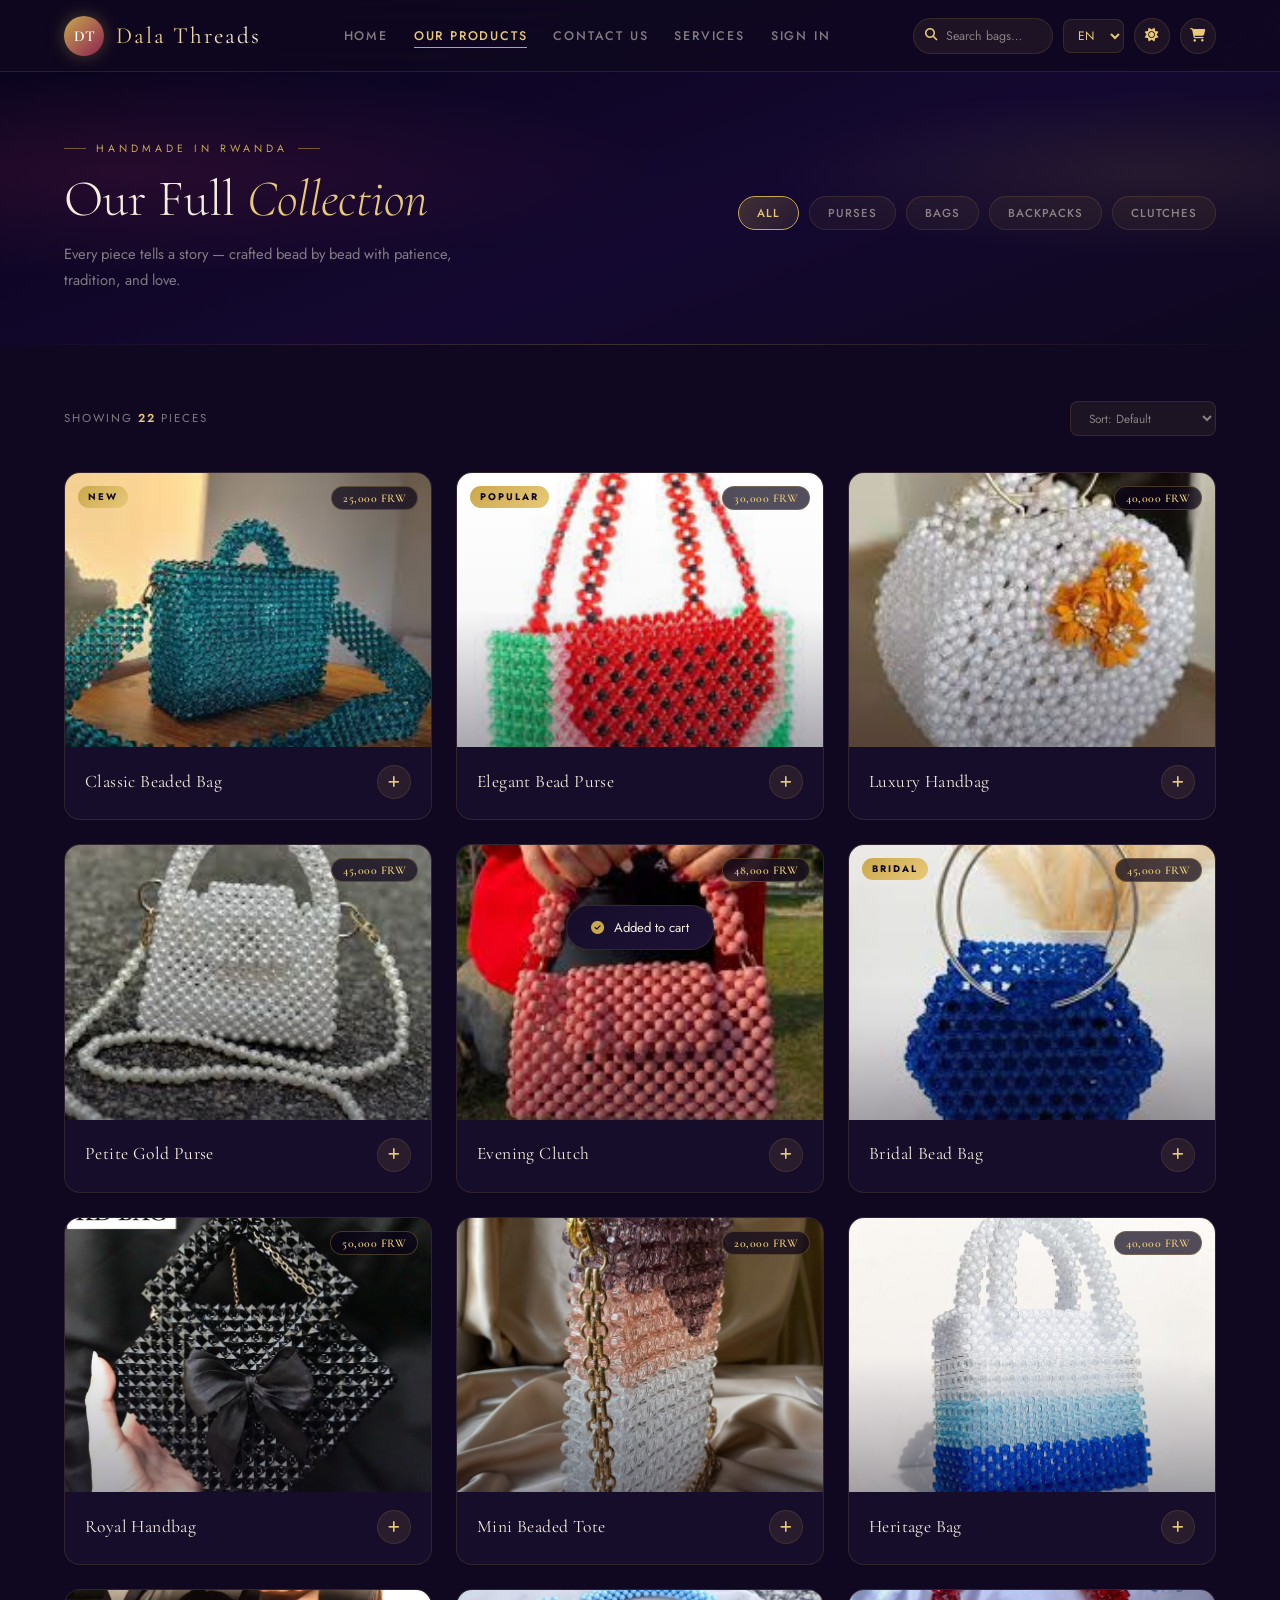
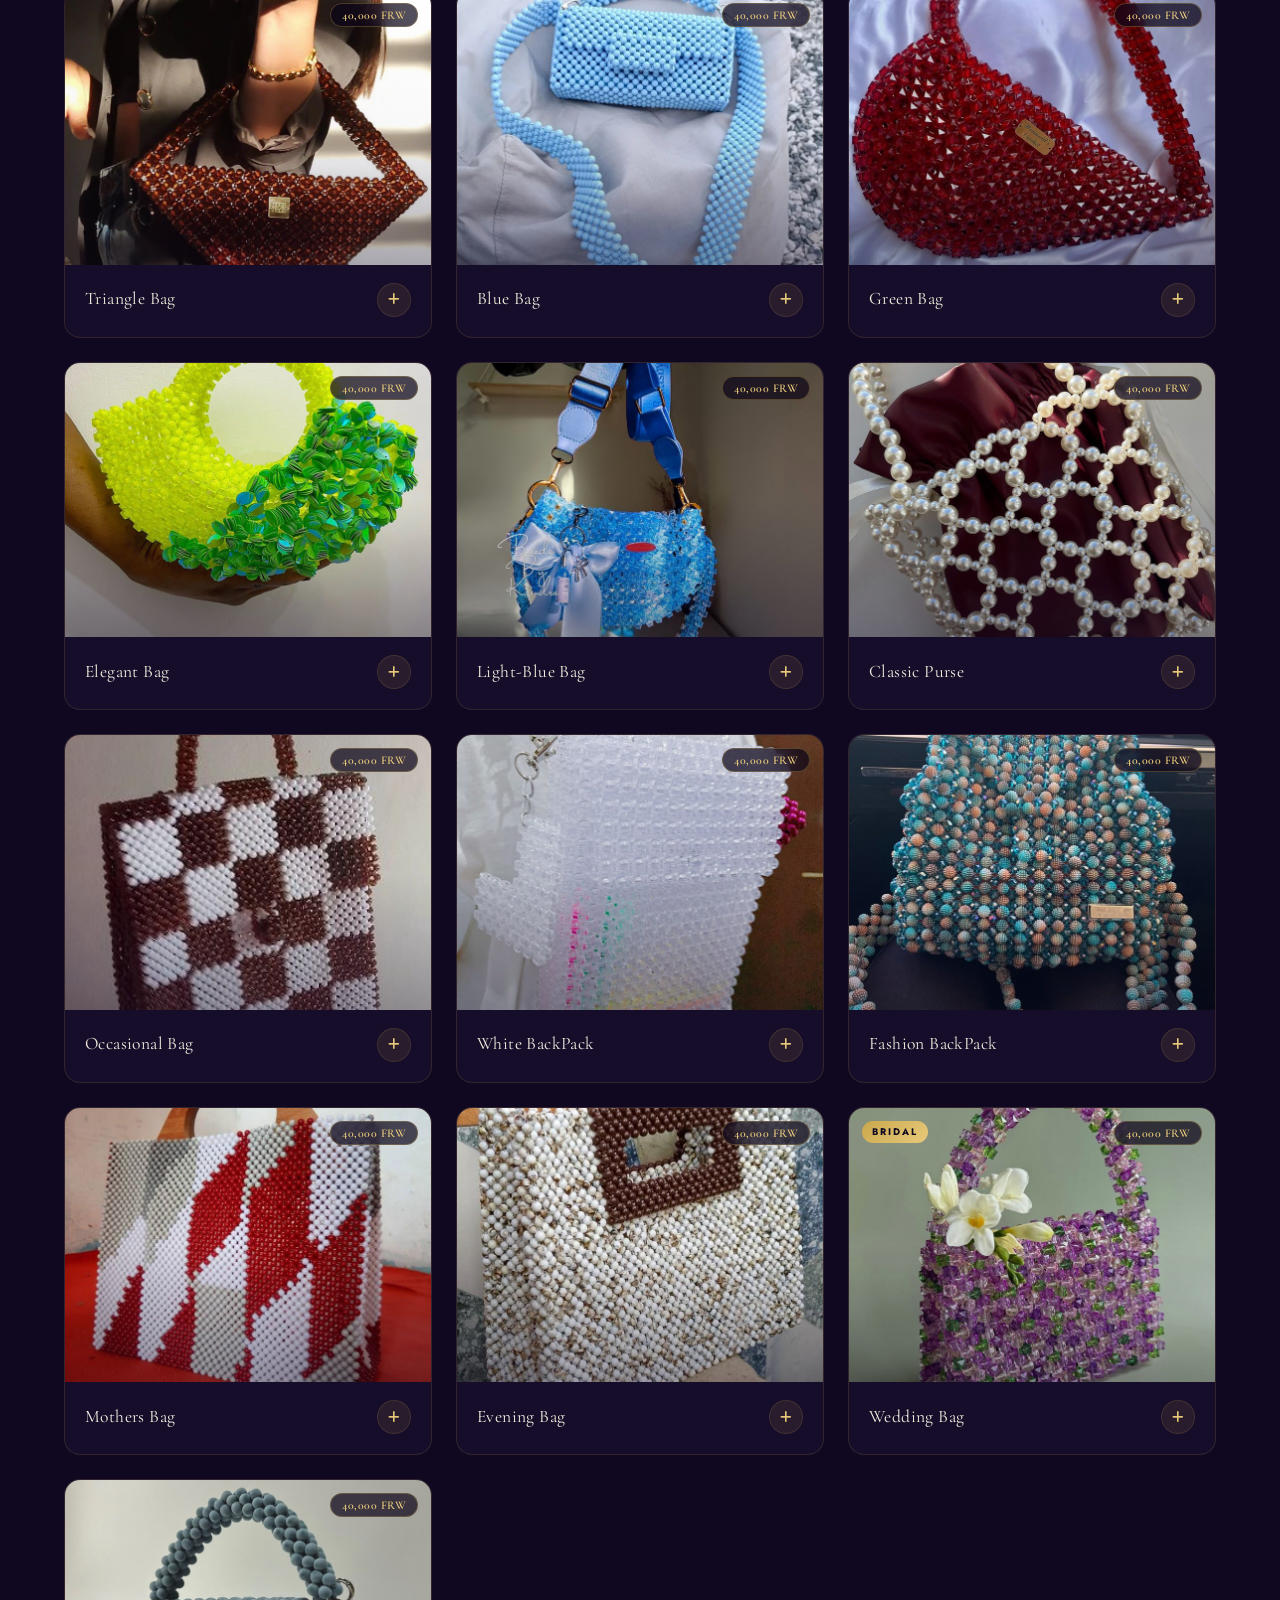
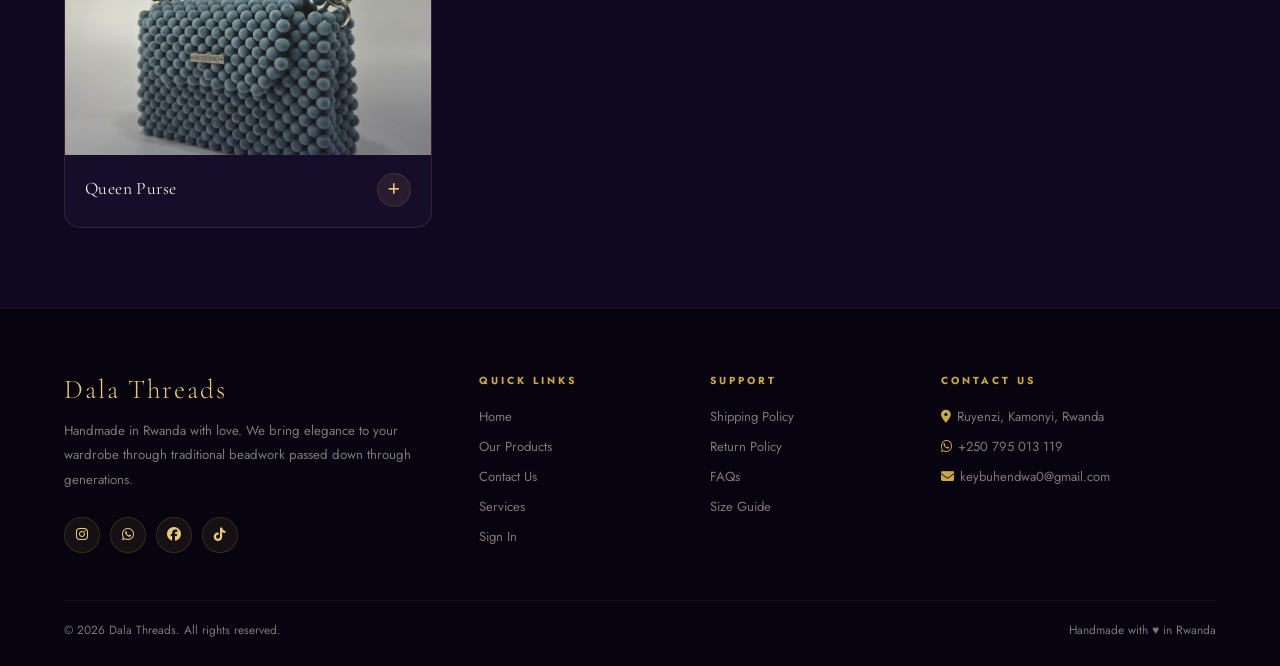
<file: website/product.html>
<!DOCTYPE html>
<html lang="en">
<head>
    <meta charset="UTF-8">
    <title>Dala Threads | Our Collection</title>
    <meta name="viewport" content="width=device-width, initial-scale=1.0">
    <link rel="preconnect" href="https://fonts.googleapis.com">
    <link href="https://fonts.googleapis.com/css2?family=Cormorant+Garamond:ital,wght@0,300;0,400;0,600;1,300;1,400&family=Jost:wght@300;400;500;600&display=swap" rel="stylesheet">
    <link rel="stylesheet" href="https://cdnjs.cloudflare.com/ajax/libs/font-awesome/6.5.0/css/all.min.css">
    <style>
        :root {
            --gold: #c9a84c;
            --gold-light: #e8c97a;
            --deep: #0f0820;
            --surface: #160d2a;
            --surface2: #1e1235;
            --rose: #8b2252;
            --text: #f5ede0;
            --text-muted: rgba(245,237,224,0.5);
            --border: rgba(201,168,76,0.15);
            --whatsapp: #25D366;
            --email: #EA4335;
            --ussd: #9b59b6;
            --transition: all 0.4s cubic-bezier(0.4,0,0.2,1);
            --header-h: 72px;
        }

        body.light {
            --deep: #f7f1e8;
            --surface: #ede4d4;
            --surface2: #e4d8c4;
            --text: #1a0f2e;
            --text-muted: rgba(26,15,46,0.5);
            --border: rgba(139,34,82,0.15);
        }

        * { margin:0; padding:0; box-sizing:border-box; }
        html { scroll-behavior:smooth; }

        body {
            font-family:'Jost',sans-serif;
            background:var(--deep);
            color:var(--text);
            overflow-x:hidden;
            transition:background 0.4s,color 0.4s;
        }

        ::-webkit-scrollbar { width:5px; }
        ::-webkit-scrollbar-track { background:var(--deep); }
        ::-webkit-scrollbar-thumb { background:var(--gold); border-radius:3px; }

        /* ── HEADER ── */
        header {
            position:fixed; top:0; width:100%; height:var(--header-h);
            z-index:1000; padding:0 5%;
            display:flex; align-items:center; justify-content:space-between;
            background:rgba(15,8,32,0.8);
            backdrop-filter:blur(24px);
            border-bottom:1px solid var(--border);
            transition:var(--transition);
        }

        body.light header { background:rgba(247,241,232,0.9); }

        header.scrolled {
            height:60px;
            background:rgba(8,3,20,0.97);
            box-shadow:0 4px 30px rgba(0,0,0,0.4);
        }

        body.light header.scrolled { background:rgba(247,241,232,0.98); }

        .logo-container {
            display:flex; align-items:center; gap:12px;
            text-decoration:none; color:var(--text);
        }

        .logo-circle {
            width:40px; height:40px; border-radius:50%;
            background:linear-gradient(135deg,var(--gold),var(--rose));
            display:flex; align-items:center; justify-content:center;
            font-family:'Cormorant Garamond',serif;
            font-size:0.95rem; font-weight:600; color:#fff;
            box-shadow:0 0 18px rgba(201,168,76,0.35);
            flex-shrink:0;
        }

        .logo-container h1 {
            font-family:'Cormorant Garamond',serif;
            font-size:1.45rem; font-weight:400; letter-spacing:2px;
            background:linear-gradient(90deg,var(--gold-light),var(--text));
            -webkit-background-clip:text; -webkit-text-fill-color:transparent;
            background-clip:text;
        }

        nav { display:flex; gap:26px; align-items:center; }

        nav a {
            color:var(--text-muted); text-decoration:none;
            font-size:0.78rem; letter-spacing:1.8px;
            text-transform:uppercase; font-weight:500;
            transition:var(--transition); position:relative;
        }

        nav a::after {
            content:''; position:absolute; bottom:-3px; left:0;
            width:0; height:1px; background:var(--gold); transition:var(--transition);
        }

        nav a:hover { color:var(--gold-light); }
        nav a:hover::after { width:100%; }
        nav a.active { color:var(--gold-light); }
        nav a.active::after { width:100%; }

        .top-icons { display:flex; gap:10px; align-items:center; }

        .icon-btn {
            width:36px; height:36px; border-radius:50%;
            background:rgba(201,168,76,0.08);
            border:1px solid var(--border);
            display:flex; align-items:center; justify-content:center;
            color:var(--gold-light); font-size:0.85rem;
            cursor:pointer; transition:var(--transition); outline:none;
        }

        .icon-btn:hover {
            background:rgba(201,168,76,0.2);
            border-color:var(--gold); transform:scale(1.08);
        }

        .search-wrap {
            position:relative; display:flex; align-items:center;
        }

        .search-wrap i {
            position:absolute; left:12px;
            font-size:0.78rem; color:var(--gold-light); pointer-events:none;
        }

        #productSearch {
            background:rgba(201,168,76,0.08);
            border:1px solid var(--border);
            border-radius:20px;
            padding:8px 14px 8px 32px;
            color:var(--text);
            font-family:'Jost',sans-serif;
            font-size:0.78rem; outline:none;
            width:140px; transition:var(--transition);
        }

        #productSearch::placeholder { color:var(--text-muted); }

        #productSearch:focus {
            width:190px;
            background:rgba(201,168,76,0.14);
            border-color:var(--gold);
            box-shadow:0 0 12px rgba(201,168,76,0.15);
        }

        .top-icons select {
            background:rgba(201,168,76,0.08);
            border:1px solid var(--border);
            color:var(--gold-light); padding:6px 10px;
            border-radius:8px; cursor:pointer;
            font-family:'Jost',sans-serif;
            font-size:0.76rem; transition:var(--transition); outline:none;
        }

        .top-icons select:hover {
            background:rgba(201,168,76,0.18); border-color:var(--gold);
        }

        .cart-wrap { position:relative; }

        .cart-badge {
            position:absolute; top:-4px; right:-4px;
            background:var(--rose); color:#fff;
            font-size:9px; font-weight:700;
            width:16px; height:16px; border-radius:50%;
            display:none; align-items:center; justify-content:center;
            border:2px solid var(--deep);
            transition:transform 0.2s;
        }

        /* ── CART DROPDOWN ── */
        #cart-dropdown {
            display:none; position:fixed;
            top:calc(var(--header-h) + 10px); right:5%;
            width:370px;
            background:linear-gradient(160deg,var(--surface),var(--surface2));
            border:1px solid var(--border);
            border-radius:18px; padding:24px;
            box-shadow:0 30px 70px rgba(0,0,0,0.55);
            z-index:2000; animation:fadeDown 0.3s ease;
            max-height:80vh; overflow-y:auto;
        }

        #cart-dropdown.active { display:block; }

        @keyframes fadeDown {
            from { opacity:0; transform:translateY(-8px); }
            to   { opacity:1; transform:translateY(0); }
        }

        #cart-dropdown h3 {
            font-family:'Cormorant Garamond',serif;
            font-size:1.15rem; color:var(--gold-light);
            margin-bottom:14px; padding-bottom:10px;
            border-bottom:1px solid var(--border); letter-spacing:1px;
        }

        .cart-item {
            display:flex; justify-content:space-between;
            align-items:center; padding:10px 0;
            border-bottom:1px solid rgba(255,255,255,0.04);
        }

        .cart-item span { font-size:0.83rem; }

        .remove-btn {
            background:none; color:var(--rose);
            border:none; cursor:pointer; font-size:0.85rem;
            transition:var(--transition); padding:3px 6px;
        }

        .remove-btn:hover { transform:scale(1.3); }

        .cart-total-row {
            display:flex; justify-content:space-between;
            margin-top:14px; padding-top:12px;
            border-top:1px solid var(--border);
            font-size:1rem; font-weight:600; color:var(--gold-light);
        }

        .cart-actions { display:flex; flex-direction:column; gap:9px; margin-top:14px; }

        .checkout-btn {
            display:flex; align-items:center; justify-content:center;
            gap:8px; padding:11px; border-radius:10px;
            font-family:'Jost',sans-serif; font-weight:600;
            font-size:0.78rem; cursor:pointer; border:none;
            transition:var(--transition); letter-spacing:1px;
            text-transform:uppercase; color:#fff; text-decoration:none;
            width:100%;
        }

        .checkout-btn:hover { transform:translateY(-2px); box-shadow:0 8px 20px rgba(0,0,0,0.3); }
        .checkout-btn.email-btn  { background:linear-gradient(135deg,#EA4335,#c0321f); }
        .checkout-btn.wa-btn     { background:linear-gradient(135deg,#25D366,#1aad52); }
        .checkout-btn.ussd-btn   { background:linear-gradient(135deg,#9b59b6,#7d3c98); }

        /* ── PAGE HERO STRIP ── */
        .page-hero {
            padding-top:var(--header-h);
            padding-bottom:0;
            background:
                radial-gradient(ellipse 70% 50% at 10% 50%, rgba(139,34,82,0.2) 0%, transparent 60%),
                radial-gradient(ellipse 50% 40% at 90% 50%, rgba(201,168,76,0.1) 0%, transparent 60%),
                linear-gradient(160deg,#08031a 0%,#140830 60%,#0f0820 100%);
            position:relative; overflow:hidden;
        }

        body.light .page-hero {
            background:
                radial-gradient(ellipse 70% 50% at 10% 50%, rgba(139,34,82,0.08) 0%, transparent 60%),
                linear-gradient(160deg,#f0e6d3 0%,#ede4d4 100%);
        }

        .page-hero-inner {
            max-width:1400px; margin:0 auto;
            padding:60px 5% 50px;
            display:flex; align-items:center;
            justify-content:space-between; gap:30px;
            flex-wrap:wrap;
        }

        .page-hero-left {}

        .page-eyebrow {
            display:inline-flex; align-items:center; gap:10px;
            font-size:0.66rem; letter-spacing:4px; text-transform:uppercase;
            color:var(--gold); margin-bottom:14px;
            animation:fadeUp 0.8s ease both;
        }

        .page-eyebrow::before,.page-eyebrow::after {
            content:''; width:22px; height:1px; background:var(--gold); opacity:0.5;
        }

        .page-hero h2 {
            font-family:'Cormorant Garamond',serif;
            font-size:clamp(2.2rem,4vw,3.5rem);
            font-weight:300; line-height:1.15;
            animation:fadeUp 0.8s ease 0.1s both;
        }

        .page-hero h2 em { font-style:italic; color:var(--gold-light); }

        .page-hero p {
            font-size:0.92rem; color:var(--text-muted);
            margin-top:12px; line-height:1.8; max-width:440px;
            animation:fadeUp 0.8s ease 0.2s both;
        }

        /* Filter & sort bar */
        .filter-bar {
            display:flex; align-items:center; gap:10px; flex-wrap:wrap;
            animation:fadeUp 0.8s ease 0.3s both;
        }

        .filter-pill {
            padding:8px 18px; border-radius:30px;
            font-family:'Jost',sans-serif;
            font-size:0.72rem; font-weight:500;
            letter-spacing:1px; text-transform:uppercase;
            cursor:pointer; border:1px solid var(--border);
            background:rgba(201,168,76,0.06);
            color:var(--text-muted);
            transition:var(--transition);
        }

        .filter-pill:hover,.filter-pill.active {
            background:rgba(201,168,76,0.15);
            border-color:var(--gold);
            color:var(--gold-light);
        }

        .filter-pill.active {
            background:linear-gradient(135deg,rgba(201,168,76,0.25),rgba(201,168,76,0.1));
        }

        .hero-divider {
            height:1px; width:100%;
            background:linear-gradient(90deg,transparent,var(--gold),transparent);
            opacity:0.25; margin-top:0;
        }

        @keyframes fadeUp {
            from { opacity:0; transform:translateY(22px); }
            to   { opacity:1; transform:translateY(0); }
        }

        /* ── COLLECTION GRID ── */
        .collection {
            max-width:1400px; margin:0 auto;
            padding:56px 5% 80px;
        }

        .collection-meta {
            display:flex; align-items:center;
            justify-content:space-between;
            margin-bottom:36px;
        }

        .collection-count {
            font-size:0.72rem; letter-spacing:2px;
            text-transform:uppercase; color:var(--text-muted);
        }

        .collection-count span { color:var(--gold-light); font-weight:600; }

        .sort-select {
            background:rgba(201,168,76,0.08);
            border:1px solid var(--border);
            color:var(--text-muted); padding:7px 14px;
            border-radius:8px; cursor:pointer;
            font-family:'Jost',sans-serif;
            font-size:0.74rem; outline:none; transition:var(--transition);
        }

        .sort-select:hover { border-color:var(--gold); color:var(--gold-light); }

        .grid {
            display:grid;
            grid-template-columns:repeat(auto-fill,minmax(290px,1fr));
            gap:24px;
        }

        /* ── PRODUCT CARD ── */
        .card {
            background:var(--surface);
            border:1px solid var(--border);
            border-radius:16px; overflow:hidden;
            transition:var(--transition);
            position:relative;
        }

        .card.hidden { display:none; }

        .card:hover {
            transform:translateY(-7px);
            border-color:rgba(201,168,76,0.4);
            box-shadow:0 22px 50px rgba(0,0,0,0.45),
                       0 0 0 1px rgba(201,168,76,0.1);
        }

        .card-img-wrap {
            position:relative; overflow:hidden;
            aspect-ratio:4/3;
        }

        .card-img-wrap img {
            width:100%; height:100%; object-fit:cover;
            transition:transform 0.7s cubic-bezier(0.4,0,0.2,1);
            display:block;
        }

        .card:hover .card-img-wrap img { transform:scale(1.07); }

        /* gradient over image */
        .card-img-wrap::after {
            content:''; position:absolute; inset:0;
            background:linear-gradient(to top,
                rgba(10,4,24,0.7) 0%,
                rgba(10,4,24,0.05) 50%,
                transparent 100%);
            opacity:0.5; transition:var(--transition);
        }

        .card:hover .card-img-wrap::after { opacity:0.85; }

        /* badge */
        .card-badge {
            position:absolute; top:13px; left:13px; z-index:2;
            background:linear-gradient(135deg,var(--gold),var(--gold-light));
            color:var(--deep); font-size:0.6rem; font-weight:700;
            letter-spacing:2px; text-transform:uppercase;
            padding:4px 10px; border-radius:20px;
        }

        /* price tag on image */
        .card-price-tag {
            position:absolute; top:13px; right:13px; z-index:2;
            background:rgba(10,4,24,0.7);
            backdrop-filter:blur(10px);
            border:1px solid rgba(201,168,76,0.3);
            color:var(--gold-light);
            font-size:0.74rem; font-weight:600;
            padding:4px 11px; border-radius:20px;
            font-family:'Cormorant Garamond',serif;
            letter-spacing:0.5px;
        }

        /* hover overlay action */
        .card-overlay-action {
            position:absolute; bottom:0; left:0; right:0; z-index:3;
            padding:0 16px 18px;
            transform:translateY(8px); opacity:0;
            transition:var(--transition);
        }

        .card:hover .card-overlay-action {
            transform:translateY(0); opacity:1;
        }

        .btn-overlay-add {
            width:100%; padding:10px; border-radius:9px;
            border:none; cursor:pointer;
            font-family:'Jost',sans-serif;
            font-size:0.73rem; font-weight:600;
            letter-spacing:1.5px; text-transform:uppercase;
            background:rgba(201,168,76,0.18);
            color:var(--gold-light);
            border:1px solid rgba(201,168,76,0.4);
            backdrop-filter:blur(12px);
            transition:var(--transition);
            display:flex; align-items:center; justify-content:center; gap:7px;
        }

        .btn-overlay-add:hover {
            background:linear-gradient(135deg,var(--gold),var(--gold-light));
            color:var(--deep); border-color:transparent;
        }

        /* card body */
        .card-body {
            padding:18px 20px 20px;
            display:flex; align-items:center; justify-content:space-between;
        }

        .card-name {
            font-family:'Cormorant Garamond',serif;
            font-size:1.1rem; font-weight:400;
            letter-spacing:0.4px; line-height:1.3;
        }

        .btn-add-inline {
            width:34px; height:34px; border-radius:50%;
            background:rgba(201,168,76,0.1);
            border:1px solid var(--border);
            color:var(--gold-light);
            display:flex; align-items:center; justify-content:center;
            font-size:0.82rem; cursor:pointer;
            transition:var(--transition); flex-shrink:0;
            outline:none;
        }

        .btn-add-inline:hover {
            background:var(--gold); color:var(--deep);
            border-color:transparent;
            transform:scale(1.12);
        }

        /* ── FOOTER ── */
        footer {
            background:#07030f;
            border-top:1px solid rgba(201,168,76,0.1);
            padding:64px 5% 28px;
        }

        .footer-grid {
            display:grid;
            grid-template-columns:2fr 1fr 1fr 1.5fr;
            gap:48px; margin-bottom:44px;
            max-width:1400px; margin-left:auto; margin-right:auto;
        }

        .footer-brand h2 {
            font-family:'Cormorant Garamond',serif;
            font-size:1.7rem; font-weight:300;
            color:var(--gold-light); letter-spacing:2px; margin-bottom:13px;
        }

        .footer-brand p {
            font-size:0.83rem; color:var(--text-muted);
            line-height:1.85; margin-bottom:24px;
        }

        .socials { display:flex; gap:10px; }

        .socials a {
            width:36px; height:36px; border-radius:50%;
            background:rgba(201,168,76,0.08);
            border:1px solid rgba(201,168,76,0.18);
            display:flex; align-items:center; justify-content:center;
            color:var(--gold-light); font-size:0.85rem;
            text-decoration:none; transition:var(--transition);
        }

        .socials a:hover {
            background:var(--gold); color:var(--deep);
            transform:translateY(-3px);
        }

        .footer-col h4 {
            font-size:0.64rem; letter-spacing:3px;
            text-transform:uppercase; color:var(--gold); margin-bottom:18px;
        }

        .footer-col a,.footer-col p {
            display:block; color:var(--text-muted);
            text-decoration:none; font-size:0.82rem;
            margin-bottom:9px; transition:var(--transition); line-height:1.6;
        }

        .footer-col a:hover { color:var(--gold-light); padding-left:4px; }

        .footer-bottom {
            padding-top:20px;
            border-top:1px solid rgba(201,168,76,0.08);
            display:flex; justify-content:space-between;
            font-size:0.74rem; color:var(--text-muted);
            max-width:1400px; margin:0 auto;
        }

        /* ── TOAST NOTIFICATION ── */
        .toast {
            position:fixed; bottom:30px; left:50%;
            transform:translateX(-50%) translateY(80px);
            background:linear-gradient(135deg,var(--surface),var(--surface2));
            border:1px solid var(--border);
            color:var(--text); padding:12px 24px;
            border-radius:50px; font-size:0.82rem;
            box-shadow:0 10px 30px rgba(0,0,0,0.4);
            z-index:3000; transition:transform 0.4s cubic-bezier(0.4,0,0.2,1);
            display:flex; align-items:center; gap:10px;
            white-space:nowrap;
        }

        .toast.show { transform:translateX(-50%) translateY(0); }
        .toast i { color:var(--gold); }

        /* ── RESPONSIVE ── */
        @media (max-width:992px) {
            .grid { grid-template-columns:repeat(2,1fr); gap:18px; }
            .footer-grid { grid-template-columns:1fr 1fr; gap:28px; }
            nav a { font-size:0.72rem; gap:18px; }
        }

        @media (max-width:768px) {
            header { flex-direction:column; height:auto; padding:14px 5%; gap:12px; }
            nav { flex-wrap:wrap; justify-content:center; gap:14px; }
            #cart-dropdown { width:90%; right:5%; left:5%; top:170px; }
            .page-hero-inner { flex-direction:column; }
            .filter-bar { justify-content:flex-start; }
        }

        @media (max-width:520px) {
            .grid { grid-template-columns:1fr; }
            .footer-grid { grid-template-columns:1fr; }
        }
    </style>
</head>
<body>

<!-- ── HEADER ── -->
<header id="mainHeader">
    <a href="index.html" class="logo-container">
        <div class="logo-circle">DT</div>
        <h1>Dala Threads</h1>
    </a>
    <nav>
        <a href="index.html" id="navHome">Home</a>
        <a href="product.html" id="navProduct" class="active">Our Products</a>
        <a href="contact.html" id="navContact">Contact Us</a>
        <a href="ourservices.html" id="navServices">Services</a>
        <a href="login.html" id="navLogin">Sign In</a>
    </nav>
    <div class="top-icons">
        <div class="search-wrap">
            <i class="fa-solid fa-magnifying-glass"></i>
            <input type="text" id="productSearch" placeholder="Search bags…" onkeyup="filterProducts()">
        </div>
        <select id="language" onchange="applyTranslations(this.value)">
            <option value="en">EN</option>
            <option value="rw">RW</option>
        </select>
        <button class="icon-btn" onclick="toggleTheme()" aria-label="Toggle theme">
            <i class="fa-solid fa-sun" id="themeIcon"></i>
        </button>
        <div class="cart-wrap">
            <button class="icon-btn" onclick="toggleCart()">
                <i class="fa-solid fa-cart-shopping"></i>
            </button>
            <span class="cart-badge" id="cartBadge">0</span>
        </div>
    </div>
</header>

<!-- ── CART DROPDOWN ── -->
<div id="cart-dropdown">
    <h3 id="cartTitle"><i class="fa-solid fa-bag-shopping" style="margin-right:8px;font-size:0.9rem;"></i>Your Shopping Bag</h3>
    <ul id="cartItems" style="list-style:none;"></ul>
    <div class="cart-total-row">
        <span id="totalLabel">Total</span>
        <span><span id="total">0</span> FRW</span>
    </div>
    <div class="cart-actions">
        <button class="checkout-btn email-btn" onclick="orderViaGmail()">
            <i class="fa-solid fa-envelope"></i> Order via Email
        </button>
        <button class="checkout-btn wa-btn" onclick="checkoutWhatsApp()">
            <i class="fa-brands fa-whatsapp"></i> Order via WhatsApp
        </button>
        <a class="checkout-btn ussd-btn" href="tel:*182*1*1*0795013119%23">
            <i class="fa-solid fa-phone"></i> Pay via USSD
        </a>
    </div>
</div>

<!-- ── TOAST ── -->
<div class="toast" id="toast">
    <i class="fa-solid fa-check-circle"></i>
    <span id="toastMsg">Added to cart</span>
</div>

<!-- ── PAGE HERO ── -->
<div class="page-hero">
    <div class="page-hero-inner">
        <div class="page-hero-left">
            <div class="page-eyebrow" id="pageEyebrow">Handmade in Rwanda</div>
            <h2 id="galleryTitle">Our Full <em>Collection</em></h2>
            <p id="gallerySubtitle">Every piece tells a story — crafted bead by bead with patience, tradition, and love.</p>
        </div>
        <div class="filter-bar" id="filterBar">
            <button class="filter-pill active" onclick="filterByTag(this,'all')" id="tagAll">All</button>
            <button class="filter-pill" onclick="filterByTag(this,'purse')" id="tagPurse">Purses</button>
            <button class="filter-pill" onclick="filterByTag(this,'bag')" id="tagBag">Bags</button>
            <button class="filter-pill" onclick="filterByTag(this,'backpack')" id="tagBackpack">Backpacks</button>
            <button class="filter-pill" onclick="filterByTag(this,'clutch')" id="tagClutch">Clutches</button>
        </div>
    </div>
    <div class="hero-divider"></div>
</div>

<!-- ── COLLECTION ── -->
<section class="collection">
    <div class="collection-meta">
        <div class="collection-count" id="collCount">Showing <span>22</span> pieces</div>
        <select class="sort-select" id="sortSelect" onchange="sortProducts()">
            <option value="default">Sort: Default</option>
            <option value="low">Price: Low → High</option>
            <option value="high">Price: High → Low</option>
            <option value="name">Name A → Z</option>
        </select>
    </div>

    <div class="grid" id="productGrid">

        <div class="card" data-price="25000" data-name="Classic Beaded Bag" data-tag="bag">
            <div class="card-img-wrap">
                <img src="bag1.jpg" alt="Classic Beaded Bag" loading="lazy">
                <div class="card-badge">New</div>
                <div class="card-price-tag">25,000 FRW</div>
                <div class="card-overlay-action">
                    <button class="btn-overlay-add" onclick="addToCart('Classic Beaded Bag',25000)">
                        <i class="fa-solid fa-cart-plus"></i> Add to Cart
                    </button>
                </div>
            </div>
            <div class="card-body">
                <div class="card-name">Classic Beaded Bag</div>
                <button class="btn-add-inline" onclick="addToCart('Classic Beaded Bag',25000)" title="Add to cart">
                    <i class="fa-solid fa-plus"></i>
                </button>
            </div>
        </div>

        <div class="card" data-price="30000" data-name="Elegant Bead Purse" data-tag="purse">
            <div class="card-img-wrap">
                <img src="bag2.jpg" alt="Elegant Bead Purse" loading="lazy">
                <div class="card-badge">Popular</div>
                <div class="card-price-tag">30,000 FRW</div>
                <div class="card-overlay-action">
                    <button class="btn-overlay-add" onclick="addToCart('Elegant Bead Purse',30000)">
                        <i class="fa-solid fa-cart-plus"></i> Add to Cart
                    </button>
                </div>
            </div>
            <div class="card-body">
                <div class="card-name">Elegant Bead Purse</div>
                <button class="btn-add-inline" onclick="addToCart('Elegant Bead Purse',30000)" title="Add to cart">
                    <i class="fa-solid fa-plus"></i>
                </button>
            </div>
        </div>

        <div class="card" data-price="40000" data-name="Luxury Handbag" data-tag="bag">
            <div class="card-img-wrap">
                <img src="bag3.jpg" alt="Luxury Handbag" loading="lazy">
                <div class="card-price-tag">40,000 FRW</div>
                <div class="card-overlay-action">
                    <button class="btn-overlay-add" onclick="addToCart('Luxury Handbag',40000)">
                        <i class="fa-solid fa-cart-plus"></i> Add to Cart
                    </button>
                </div>
            </div>
            <div class="card-body">
                <div class="card-name">Luxury Handbag</div>
                <button class="btn-add-inline" onclick="addToCart('Luxury Handbag',40000)" title="Add to cart">
                    <i class="fa-solid fa-plus"></i>
                </button>
            </div>
        </div>

        <div class="card" data-price="45000" data-name="Petite Gold Purse" data-tag="purse">
            <div class="card-img-wrap">
                <img src="bag4.jpg" alt="Petite Gold Purse" loading="lazy">
                <div class="card-price-tag">45,000 FRW</div>
                <div class="card-overlay-action">
                    <button class="btn-overlay-add" onclick="addToCart('Petite Gold Purse',45000)">
                        <i class="fa-solid fa-cart-plus"></i> Add to Cart
                    </button>
                </div>
            </div>
            <div class="card-body">
                <div class="card-name">Petite Gold Purse</div>
                <button class="btn-add-inline" onclick="addToCart('Petite Gold Purse',45000)" title="Add to cart">
                    <i class="fa-solid fa-plus"></i>
                </button>
            </div>
        </div>

        <div class="card" data-price="48000" data-name="Evening Clutch" data-tag="clutch">
            <div class="card-img-wrap">
                <img src="bag5.jpg" alt="Evening Clutch" loading="lazy">
                <div class="card-price-tag">48,000 FRW</div>
                <div class="card-overlay-action">
                    <button class="btn-overlay-add" onclick="addToCart('Evening Clutch',48000)">
                        <i class="fa-solid fa-cart-plus"></i> Add to Cart
                    </button>
                </div>
            </div>
            <div class="card-body">
                <div class="card-name">Evening Clutch</div>
                <button class="btn-add-inline" onclick="addToCart('Evening Clutch',48000)" title="Add to cart">
                    <i class="fa-solid fa-plus"></i>
                </button>
            </div>
        </div>

        <div class="card" data-price="45000" data-name="Bridal Bead Bag" data-tag="bag">
            <div class="card-img-wrap">
                <img src="bag6.jpg" alt="Bridal Bead Bag" loading="lazy">
                <div class="card-badge">Bridal</div>
                <div class="card-price-tag">45,000 FRW</div>
                <div class="card-overlay-action">
                    <button class="btn-overlay-add" onclick="addToCart('Bridal Bead Bag',45000)">
                        <i class="fa-solid fa-cart-plus"></i> Add to Cart
                    </button>
                </div>
            </div>
            <div class="card-body">
                <div class="card-name">Bridal Bead Bag</div>
                <button class="btn-add-inline" onclick="addToCart('Bridal Bead Bag',45000)" title="Add to cart">
                    <i class="fa-solid fa-plus"></i>
                </button>
            </div>
        </div>

        <div class="card" data-price="50000" data-name="Royal Handbag" data-tag="bag">
            <div class="card-img-wrap">
                <img src="bag7.jpg" alt="Royal Handbag" loading="lazy">
                <div class="card-price-tag">50,000 FRW</div>
                <div class="card-overlay-action">
                    <button class="btn-overlay-add" onclick="addToCart('Royal Handbag',50000)">
                        <i class="fa-solid fa-cart-plus"></i> Add to Cart
                    </button>
                </div>
            </div>
            <div class="card-body">
                <div class="card-name">Royal Handbag</div>
                <button class="btn-add-inline" onclick="addToCart('Royal Handbag',50000)" title="Add to cart">
                    <i class="fa-solid fa-plus"></i>
                </button>
            </div>
        </div>

        <div class="card" data-price="20000" data-name="Mini Beaded Tote" data-tag="bag">
            <div class="card-img-wrap">
                <img src="bag8.jpg" alt="Mini Beaded Tote" loading="lazy">
                <div class="card-price-tag">20,000 FRW</div>
                <div class="card-overlay-action">
                    <button class="btn-overlay-add" onclick="addToCart('Mini Beaded Tote',20000)">
                        <i class="fa-solid fa-cart-plus"></i> Add to Cart
                    </button>
                </div>
            </div>
            <div class="card-body">
                <div class="card-name">Mini Beaded Tote</div>
                <button class="btn-add-inline" onclick="addToCart('Mini Beaded Tote',20000)" title="Add to cart">
                    <i class="fa-solid fa-plus"></i>
                </button>
            </div>
        </div>

        <div class="card" data-price="40000" data-name="Heritage Bag" data-tag="bag">
            <div class="card-img-wrap">
                <img src="bag9.jpg" alt="Heritage Bag" loading="lazy">
                <div class="card-price-tag">40,000 FRW</div>
                <div class="card-overlay-action">
                    <button class="btn-overlay-add" onclick="addToCart('Heritage Bag',40000)">
                        <i class="fa-solid fa-cart-plus"></i> Add to Cart
                    </button>
                </div>
            </div>
            <div class="card-body">
                <div class="card-name">Heritage Bag</div>
                <button class="btn-add-inline" onclick="addToCart('Heritage Bag',40000)" title="Add to cart">
                    <i class="fa-solid fa-plus"></i>
                </button>
            </div>
        </div>

        <div class="card" data-price="40000" data-name="Triangle Bag" data-tag="bag">
            <div class="card-img-wrap">
                <img src="bag10.jpg" alt="Triangle Bag" loading="lazy">
                <div class="card-price-tag">40,000 FRW</div>
                <div class="card-overlay-action">
                    <button class="btn-overlay-add" onclick="addToCart('Triangle Bag',40000)">
                        <i class="fa-solid fa-cart-plus"></i> Add to Cart
                    </button>
                </div>
            </div>
            <div class="card-body">
                <div class="card-name">Triangle Bag</div>
                <button class="btn-add-inline" onclick="addToCart('Triangle Bag',40000)" title="Add to cart">
                    <i class="fa-solid fa-plus"></i>
                </button>
            </div>
        </div>

        <div class="card" data-price="40000" data-name="Blue Bag" data-tag="bag">
            <div class="card-img-wrap">
                <img src="bag11.jpg" alt="Blue Bag" loading="lazy">
                <div class="card-price-tag">40,000 FRW</div>
                <div class="card-overlay-action">
                    <button class="btn-overlay-add" onclick="addToCart('Blue Bag',40000)">
                        <i class="fa-solid fa-cart-plus"></i> Add to Cart
                    </button>
                </div>
            </div>
            <div class="card-body">
                <div class="card-name">Blue Bag</div>
                <button class="btn-add-inline" onclick="addToCart('Blue Bag',40000)" title="Add to cart">
                    <i class="fa-solid fa-plus"></i>
                </button>
            </div>
        </div>

        <div class="card" data-price="40000" data-name="Green Bag" data-tag="bag">
            <div class="card-img-wrap">
                <img src="bag12.jpg" alt="Green Bag" loading="lazy">
                <div class="card-price-tag">40,000 FRW</div>
                <div class="card-overlay-action">
                    <button class="btn-overlay-add" onclick="addToCart('Green Bag',40000)">
                        <i class="fa-solid fa-cart-plus"></i> Add to Cart
                    </button>
                </div>
            </div>
            <div class="card-body">
                <div class="card-name">Green Bag</div>
                <button class="btn-add-inline" onclick="addToCart('Green Bag',40000)" title="Add to cart">
                    <i class="fa-solid fa-plus"></i>
                </button>
            </div>
        </div>

        <div class="card" data-price="40000" data-name="Elegant Bag" data-tag="bag">
            <div class="card-img-wrap">
                <img src="bag13.jpg" alt="Elegant Bag" loading="lazy">
                <div class="card-price-tag">40,000 FRW</div>
                <div class="card-overlay-action">
                    <button class="btn-overlay-add" onclick="addToCart('Elegant Bag',40000)">
                        <i class="fa-solid fa-cart-plus"></i> Add to Cart
                    </button>
                </div>
            </div>
            <div class="card-body">
                <div class="card-name">Elegant Bag</div>
                <button class="btn-add-inline" onclick="addToCart('Elegant Bag',40000)" title="Add to cart">
                    <i class="fa-solid fa-plus"></i>
                </button>
            </div>
        </div>

        <div class="card" data-price="40000" data-name="Light-Blue Bag" data-tag="bag">
            <div class="card-img-wrap">
                <img src="bag14.jpg" alt="Light-Blue Bag" loading="lazy">
                <div class="card-price-tag">40,000 FRW</div>
                <div class="card-overlay-action">
                    <button class="btn-overlay-add" onclick="addToCart('Light-Blue Bag',40000)">
                        <i class="fa-solid fa-cart-plus"></i> Add to Cart
                    </button>
                </div>
            </div>
            <div class="card-body">
                <div class="card-name">Light-Blue Bag</div>
                <button class="btn-add-inline" onclick="addToCart('Light-Blue Bag',40000)" title="Add to cart">
                    <i class="fa-solid fa-plus"></i>
                </button>
            </div>
        </div>

        <div class="card" data-price="40000" data-name="Classic Purse" data-tag="purse">
            <div class="card-img-wrap">
                <img src="bag15.jpg" alt="Classic Purse" loading="lazy">
                <div class="card-price-tag">40,000 FRW</div>
                <div class="card-overlay-action">
                    <button class="btn-overlay-add" onclick="addToCart('Classic Purse',40000)">
                        <i class="fa-solid fa-cart-plus"></i> Add to Cart
                    </button>
                </div>
            </div>
            <div class="card-body">
                <div class="card-name">Classic Purse</div>
                <button class="btn-add-inline" onclick="addToCart('Classic Purse',40000)" title="Add to cart">
                    <i class="fa-solid fa-plus"></i>
                </button>
            </div>
        </div>

        <div class="card" data-price="40000" data-name="Occasional Bag" data-tag="bag">
            <div class="card-img-wrap">
                <img src="bag16.jpg" alt="Occasional Bag" loading="lazy">
                <div class="card-price-tag">40,000 FRW</div>
                <div class="card-overlay-action">
                    <button class="btn-overlay-add" onclick="addToCart('Occasional Bag',40000)">
                        <i class="fa-solid fa-cart-plus"></i> Add to Cart
                    </button>
                </div>
            </div>
            <div class="card-body">
                <div class="card-name">Occasional Bag</div>
                <button class="btn-add-inline" onclick="addToCart('Occasional Bag',40000)" title="Add to cart">
                    <i class="fa-solid fa-plus"></i>
                </button>
            </div>
        </div>

        <div class="card" data-price="40000" data-name="White BackPack" data-tag="backpack">
            <div class="card-img-wrap">
                <img src="bag17.jpg" alt="White BackPack" loading="lazy">
                <div class="card-price-tag">40,000 FRW</div>
                <div class="card-overlay-action">
                    <button class="btn-overlay-add" onclick="addToCart('White BackPack',40000)">
                        <i class="fa-solid fa-cart-plus"></i> Add to Cart
                    </button>
                </div>
            </div>
            <div class="card-body">
                <div class="card-name">White BackPack</div>
                <button class="btn-add-inline" onclick="addToCart('White BackPack',40000)" title="Add to cart">
                    <i class="fa-solid fa-plus"></i>
                </button>
            </div>
        </div>

        <div class="card" data-price="40000" data-name="Fashion BackPack" data-tag="backpack">
            <div class="card-img-wrap">
                <img src="bag18.jpg" alt="Fashion BackPack" loading="lazy">
                <div class="card-price-tag">40,000 FRW</div>
                <div class="card-overlay-action">
                    <button class="btn-overlay-add" onclick="addToCart('Fashion BackPack',40000)">
                        <i class="fa-solid fa-cart-plus"></i> Add to Cart
                    </button>
                </div>
            </div>
            <div class="card-body">
                <div class="card-name">Fashion BackPack</div>
                <button class="btn-add-inline" onclick="addToCart('Fashion BackPack',40000)" title="Add to cart">
                    <i class="fa-solid fa-plus"></i>
                </button>
            </div>
        </div>

        <div class="card" data-price="40000" data-name="Mothers Bag" data-tag="bag">
            <div class="card-img-wrap">
                <img src="bag19.jpg" alt="Mothers Bag" loading="lazy">
                <div class="card-price-tag">40,000 FRW</div>
                <div class="card-overlay-action">
                    <button class="btn-overlay-add" onclick="addToCart('Mothers Bag',40000)">
                        <i class="fa-solid fa-cart-plus"></i> Add to Cart
                    </button>
                </div>
            </div>
            <div class="card-body">
                <div class="card-name">Mothers Bag</div>
                <button class="btn-add-inline" onclick="addToCart('Mothers Bag',40000)" title="Add to cart">
                    <i class="fa-solid fa-plus"></i>
                </button>
            </div>
        </div>

        <div class="card" data-price="40000" data-name="Evening Bag" data-tag="bag">
            <div class="card-img-wrap">
                <img src="bag20.jpg" alt="Evening Bag" loading="lazy">
                <div class="card-price-tag">40,000 FRW</div>
                <div class="card-overlay-action">
                    <button class="btn-overlay-add" onclick="addToCart('Evening Bag',40000)">
                        <i class="fa-solid fa-cart-plus"></i> Add to Cart
                    </button>
                </div>
            </div>
            <div class="card-body">
                <div class="card-name">Evening Bag</div>
                <button class="btn-add-inline" onclick="addToCart('Evening Bag',40000)" title="Add to cart">
                    <i class="fa-solid fa-plus"></i>
                </button>
            </div>
        </div>

        <div class="card" data-price="40000" data-name="Wedding Bag" data-tag="bag">
            <div class="card-img-wrap">
                <img src="bag21.jpg" alt="Wedding Bag" loading="lazy">
                <div class="card-badge">Bridal</div>
                <div class="card-price-tag">40,000 FRW</div>
                <div class="card-overlay-action">
                    <button class="btn-overlay-add" onclick="addToCart('Wedding Bag',40000)">
                        <i class="fa-solid fa-cart-plus"></i> Add to Cart
                    </button>
                </div>
            </div>
            <div class="card-body">
                <div class="card-name">Wedding Bag</div>
                <button class="btn-add-inline" onclick="addToCart('Wedding Bag',40000)" title="Add to cart">
                    <i class="fa-solid fa-plus"></i>
                </button>
            </div>
        </div>

        <div class="card" data-price="40000" data-name="Queen Purse" data-tag="purse">
            <div class="card-img-wrap">
                <img src="bag22.jpg" alt="Queen Purse" loading="lazy">
                <div class="card-price-tag">40,000 FRW</div>
                <div class="card-overlay-action">
                    <button class="btn-overlay-add" onclick="addToCart('Queen Purse',40000)">
                        <i class="fa-solid fa-cart-plus"></i> Add to Cart
                    </button>
                </div>
            </div>
            <div class="card-body">
                <div class="card-name">Queen Purse</div>
                <button class="btn-add-inline" onclick="addToCart('Queen Purse',40000)" title="Add to cart">
                    <i class="fa-solid fa-plus"></i>
                </button>
            </div>
        </div>

    </div>
</section>

<!-- ── FOOTER ── -->
<footer>
    <div class="footer-grid">
        <div class="footer-brand">
            <h2>Dala Threads</h2>
            <p>Handmade in Rwanda with love. We bring elegance to your wardrobe through traditional beadwork passed down through generations.</p>
            <div class="socials">
                <a href="https://www.instagram.com/dala_threads" target="_blank"><i class="fa-brands fa-instagram"></i></a>
                <a href="https://wa.me/250795013119" target="_blank"><i class="fa-brands fa-whatsapp"></i></a>
                <a href="https://www.facebook.com/search/top?q=buhendwa%20daniella" target="_blank"><i class="fa-brands fa-facebook"></i></a>
                <a href="https://www.tiktok.com/@dala_threads" target="_blank"><i class="fa-brands fa-tiktok"></i></a>
            </div>
        </div>
        <div class="footer-col">
            <h4>Quick Links</h4>
            <a href="index.html">Home</a>
            <a href="product.html">Our Products</a>
            <a href="contact.html">Contact Us</a>
            <a href="ourservices.html">Services</a>
            <a href="login.html">Sign In</a>
        </div>
        <div class="footer-col">
            <h4>Support</h4>
            <a href="#">Shipping Policy</a>
            <a href="#">Return Policy</a>
            <a href="#">FAQs</a>
            <a href="#">Size Guide</a>
        </div>
        <div class="footer-col">
            <h4>Contact Us</h4>
            <p><i class="fa-solid fa-location-dot" style="color:var(--gold);margin-right:6px;"></i>Ruyenzi, Kamonyi, Rwanda</p>
            <p><i class="fa-brands fa-whatsapp" style="color:var(--gold);margin-right:6px;"></i>+250 795 013 119</p>
            <p><i class="fa-solid fa-envelope" style="color:var(--gold);margin-right:6px;"></i>keybuhendwa0@gmail.com</p>
        </div>
    </div>
    <div class="footer-bottom">
        <span>© 2026 Dala Threads. All rights reserved.</span>
        <span>Handmade with ♥ in Rwanda</span>
    </div>
</footer>

<script>
let cart = JSON.parse(localStorage.getItem("cart")) || [];
let currentTag = 'all';

// ── TOAST ────────────────────────────────────────────────────
function showToast(name) {
    const t = document.getElementById('toast');
    document.getElementById('toastMsg').textContent = `"${name}" added to cart`;
    t.classList.add('show');
    setTimeout(() => t.classList.remove('show'), 2400);
}

// ── CART ─────────────────────────────────────────────────────
function toggleCart() {
    document.getElementById("cart-dropdown").classList.toggle("active");
}

document.addEventListener('click', e => {
    const d = document.getElementById('cart-dropdown');
    if (d.classList.contains('active') &&
        !d.contains(e.target) &&
        !e.target.closest('.cart-wrap')) {
        d.classList.remove('active');
    }
});

function addToCart(name, price) {
    cart.push({ id: Date.now(), name, price });
    saveAndRefresh();
    document.getElementById("cart-dropdown").classList.add("active");
    showToast(name);
    // badge bounce
    const b = document.getElementById('cartBadge');
    b.style.transform = 'scale(1.6)';
    setTimeout(() => b.style.transform = '', 300);
}

function removeFromCart(id) {
    cart = cart.filter(item => item.id !== id);
    saveAndRefresh();
}

function saveAndRefresh() {
    localStorage.setItem("cart", JSON.stringify(cart));
    displayCart();
}

function displayCart() {
    const list = document.getElementById("cartItems");
    const totalEl = document.getElementById("total");
    const badge = document.getElementById("cartBadge");
    list.innerHTML = "";
    let total = 0;
    cart.forEach(item => {
        const li = document.createElement("li");
        li.className = "cart-item";
        li.innerHTML = `
            <span>${item.name}</span>
            <div style="display:flex;align-items:center;gap:10px;">
                <span style="font-size:0.8rem;color:var(--gold-light);font-weight:600;">${item.price.toLocaleString()} FRW</span>
                <button class="remove-btn" onclick="removeFromCart(${item.id})"><i class="fa-solid fa-xmark"></i></button>
            </div>`;
        list.appendChild(li);
        total += item.price;
    });
    totalEl.innerText = total.toLocaleString();
    badge.innerText = cart.length;
    badge.style.display = cart.length ? 'flex' : 'none';
}

// ── SEARCH ───────────────────────────────────────────────────
function filterProducts() {
    const q = document.getElementById('productSearch').value.toLowerCase();
    let visible = 0;
    document.querySelectorAll('#productGrid .card').forEach(card => {
        const name = card.dataset.name.toLowerCase();
        const tag  = card.dataset.tag;
        const matchSearch = name.includes(q);
        const matchTag = currentTag === 'all' || tag === currentTag;
        const show = matchSearch && matchTag;
        card.classList.toggle('hidden', !show);
        if (show) visible++;
    });
    updateCount(visible);
}

// ── FILTER BY TAG ─────────────────────────────────────────────
function filterByTag(btn, tag) {
    currentTag = tag;
    document.querySelectorAll('.filter-pill').forEach(p => p.classList.remove('active'));
    btn.classList.add('active');
    filterProducts();
}

// ── SORT ──────────────────────────────────────────────────────
function sortProducts() {
    const val = document.getElementById('sortSelect').value;
    const grid = document.getElementById('productGrid');
    const cards = [...grid.querySelectorAll('.card')];
    cards.sort((a,b) => {
        if (val === 'low')  return +a.dataset.price - +b.dataset.price;
        if (val === 'high') return +b.dataset.price - +a.dataset.price;
        if (val === 'name') return a.dataset.name.localeCompare(b.dataset.name);
        return 0;
    });
    cards.forEach(c => grid.appendChild(c));
}

function updateCount(n) {
    const count = document.getElementById('collCount');
    if (count) count.innerHTML = `Showing <span>${n}</span> pieces`;
}

// ── ORDER VIA GMAIL ───────────────────────────────────────────
function orderViaGmail() {
    if (!cart.length) { alert("Your cart is empty!"); return; }
    const now = new Date().toLocaleString("en-RW",{dateStyle:"medium",timeStyle:"short"});
    const subject = "New Order from Dala Threads - " + now;
    let body = "DALA THREADS - NEW ORDER\n========================\n\n";
    body += "Order Time: " + now + "\n\nORDER ITEMS:\n------------\n";
    cart.forEach((item,i) => { body += `${i+1}. ${item.name} — ${item.price.toLocaleString()} FRW\n`; });
    const total = cart.reduce((s,i) => s+i.price, 0);
    body += `\nTOTAL: ${total.toLocaleString()} FRW\n\nPlease confirm availability and payment instructions.\n\nThank you!`;
    window.open(`https://mail.google.com/mail/?view=cm&to=keybuhendwa0@gmail.com&su=${encodeURIComponent(subject)}&body=${encodeURIComponent(body)}`, "_blank");
}

// ── WHATSAPP ──────────────────────────────────────────────────
function checkoutWhatsApp() {
    if (!cart.length) { alert("Your cart is empty!"); return; }
    let msg = "*DALA THREADS - NEW ORDER*%0A%0A*Items:*%0A";
    cart.forEach(item => { msg += `- ${item.name} (${item.price.toLocaleString()} FRW)%0A`; });
    const total = cart.reduce((s,i) => s+i.price, 0);
    msg += `%0A*Total: ${total.toLocaleString()} FRW*%0A%0APlease confirm availability. Thank you! 🙏`;
    window.open(`https://wa.me/250795013119?text=${msg}`, "_blank");
}

// ── HEADER SCROLL ─────────────────────────────────────────────
window.addEventListener("scroll", () => {
    document.getElementById("mainHeader").classList.toggle("scrolled", window.scrollY > 60);
});

// ── THEME ─────────────────────────────────────────────────────
function toggleTheme() {
    document.body.classList.toggle("light");
    const isLight = document.body.classList.contains("light");
    localStorage.setItem("dtTheme", isLight ? "light" : "dark");
    document.getElementById("themeIcon").className = isLight ? "fa-solid fa-moon" : "fa-solid fa-sun";
}

// ── TRANSLATIONS ──────────────────────────────────────────────
const T = {
    en: {
        eyebrow:"Handmade in Rwanda", title:"Our Full <em>Collection</em>",
        sub:"Every piece tells a story — crafted bead by bead with patience, tradition, and love.",
        cart:"Your Shopping Bag", totalLabel:"Total",
        home:"Home", prod:"Our Products", cont:"Contact Us", serv:"Services", login:"Sign In",
        tagAll:"All", tagPurse:"Purses", tagBag:"Bags", tagBackpack:"Backpacks", tagClutch:"Clutches"
    },
    rw: {
        eyebrow:"Ikorwa mu Rwanda", title:"Ibikorwa <em>Byacu Byose</em>",
        sub:"Buri gicuruzwa gifite inkuru — gikorwa imisanga incuro z'inshuro igihe, amateka n'urukundo.",
        cart:"Agasaho Kawe", totalLabel:"Igiteranyo",
        home:"Ahabanza", prod:"Ibicuruzwa", cont:"Twandikire", serv:"Serivisi", login:"Injira",
        tagAll:"Byose", tagPurse:"Amasakoshi", tagBag:"Amasaho", tagBackpack:"Imivuko", tagClutch:"Amasakoshi Mato"
    }
};

function applyTranslations(l) {
    const t = T[l] || T.en;
    localStorage.setItem("dtLang", l);
    document.getElementById("pageEyebrow").textContent = t.eyebrow;
    document.getElementById("galleryTitle").innerHTML = t.title;
    document.getElementById("gallerySubtitle").textContent = t.sub;
    document.getElementById("cartTitle").innerHTML = `<i class="fa-solid fa-bag-shopping" style="margin-right:8px;font-size:0.9rem;"></i>${t.cart}`;
    document.getElementById("totalLabel").textContent = t.totalLabel;
    document.getElementById("navHome").textContent = t.home;
    document.getElementById("navProduct").textContent = t.prod;
    document.getElementById("navContact").textContent = t.cont;
    document.getElementById("navServices").textContent = t.serv;
    document.getElementById("navLogin").textContent = t.login;
    document.getElementById("tagAll").textContent = t.tagAll;
    document.getElementById("tagPurse").textContent = t.tagPurse;
    document.getElementById("tagBag").textContent = t.tagBag;
    document.getElementById("tagBackpack").textContent = t.tagBackpack;
    document.getElementById("tagClutch").textContent = t.tagClutch;
}

// ── INIT ──────────────────────────────────────────────────────
window.onload = () => {
    displayCart();
    if (localStorage.getItem("dtTheme") === "light") {
        document.body.classList.add("light");
        document.getElementById("themeIcon").className = "fa-solid fa-moon";
    }
    const savedLang = localStorage.getItem("dtLang") || "en";
    document.getElementById("language").value = savedLang;
    applyTranslations(savedLang);
    updateCount(22);
};
</script>
</body>
</html>
</file>
